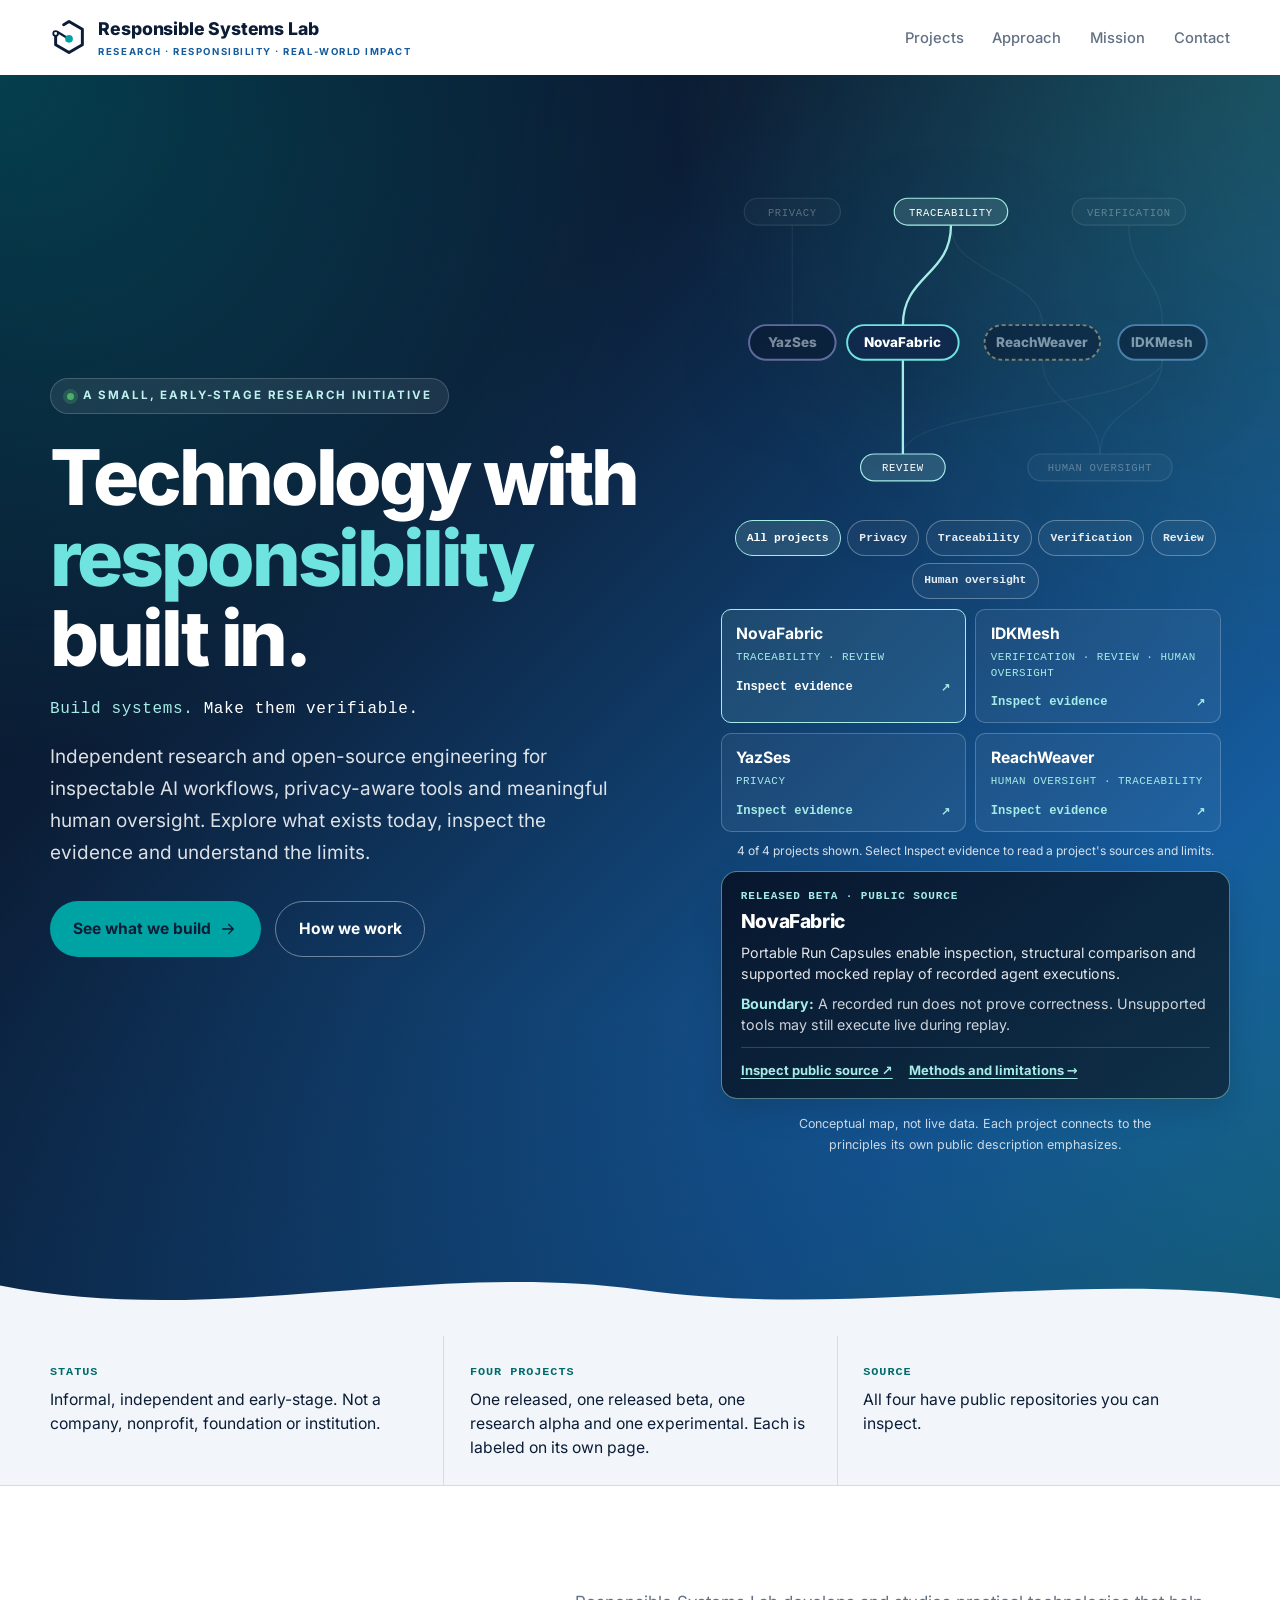
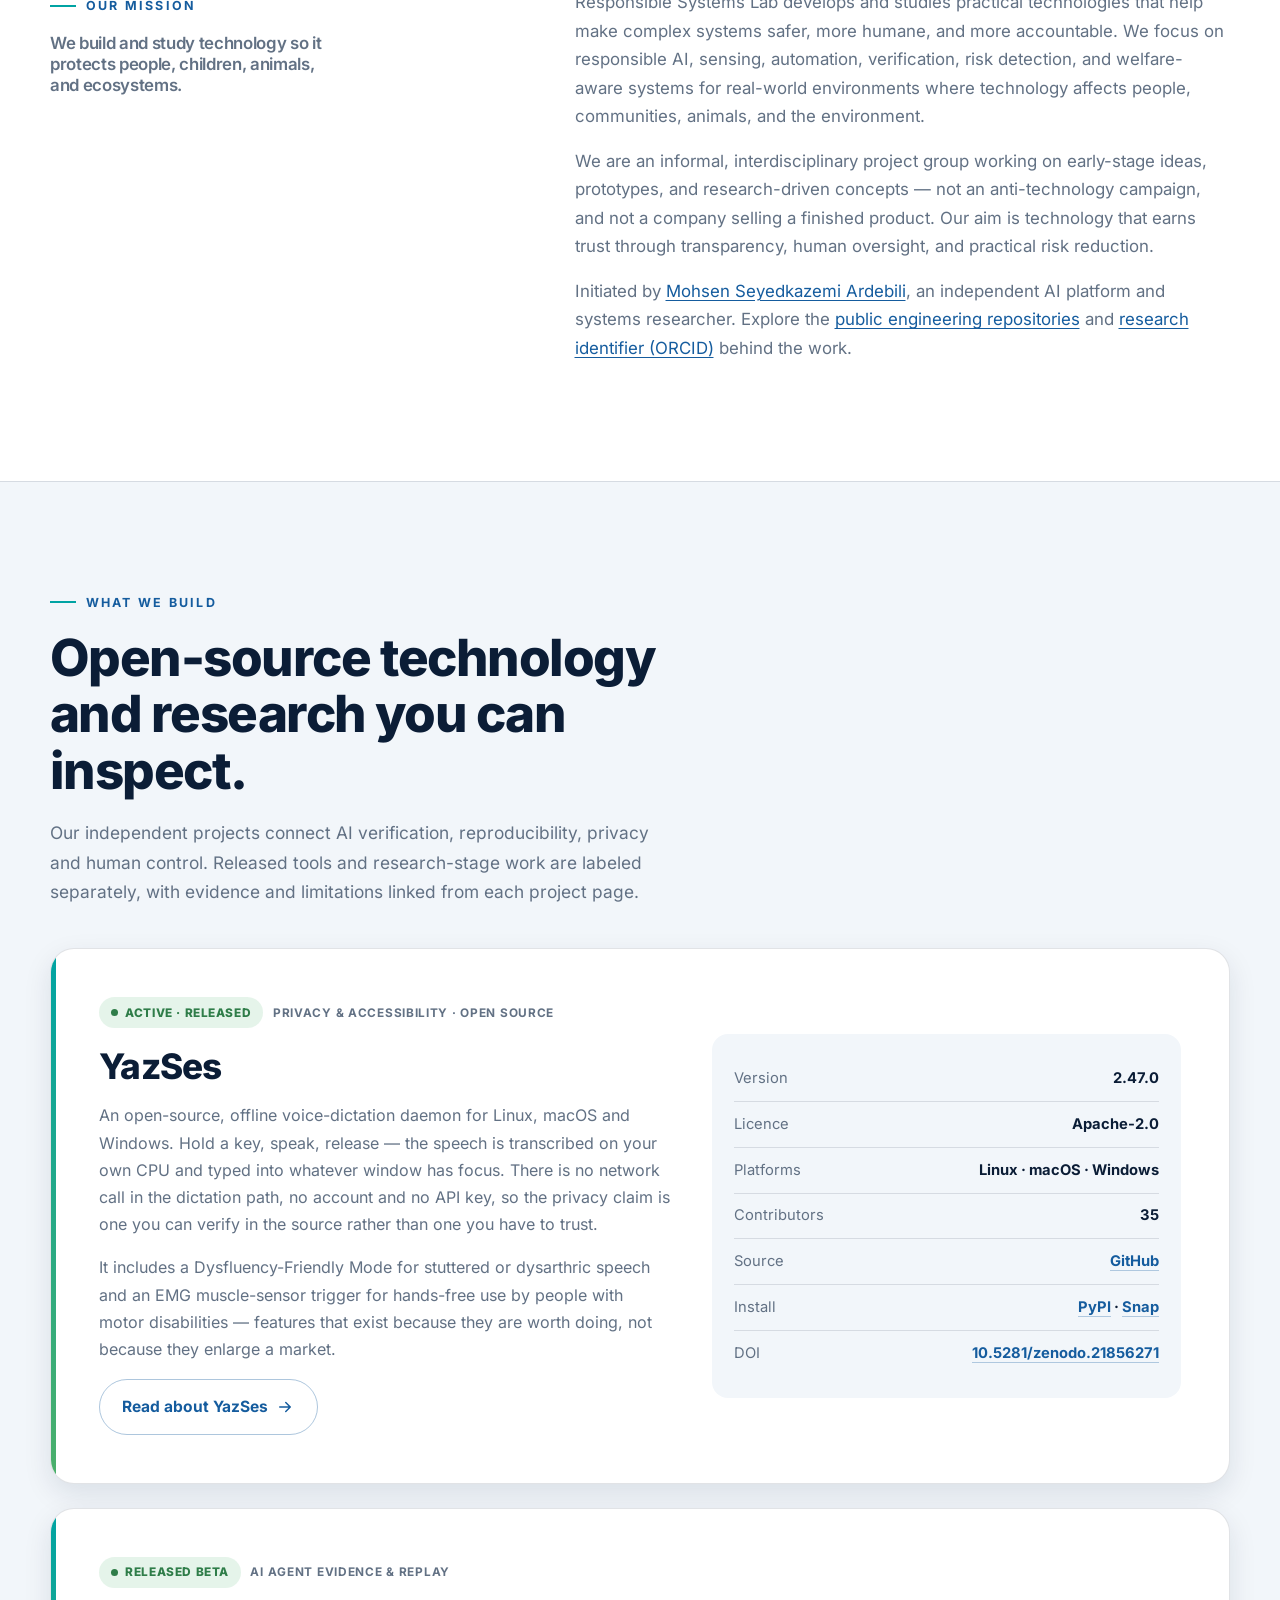
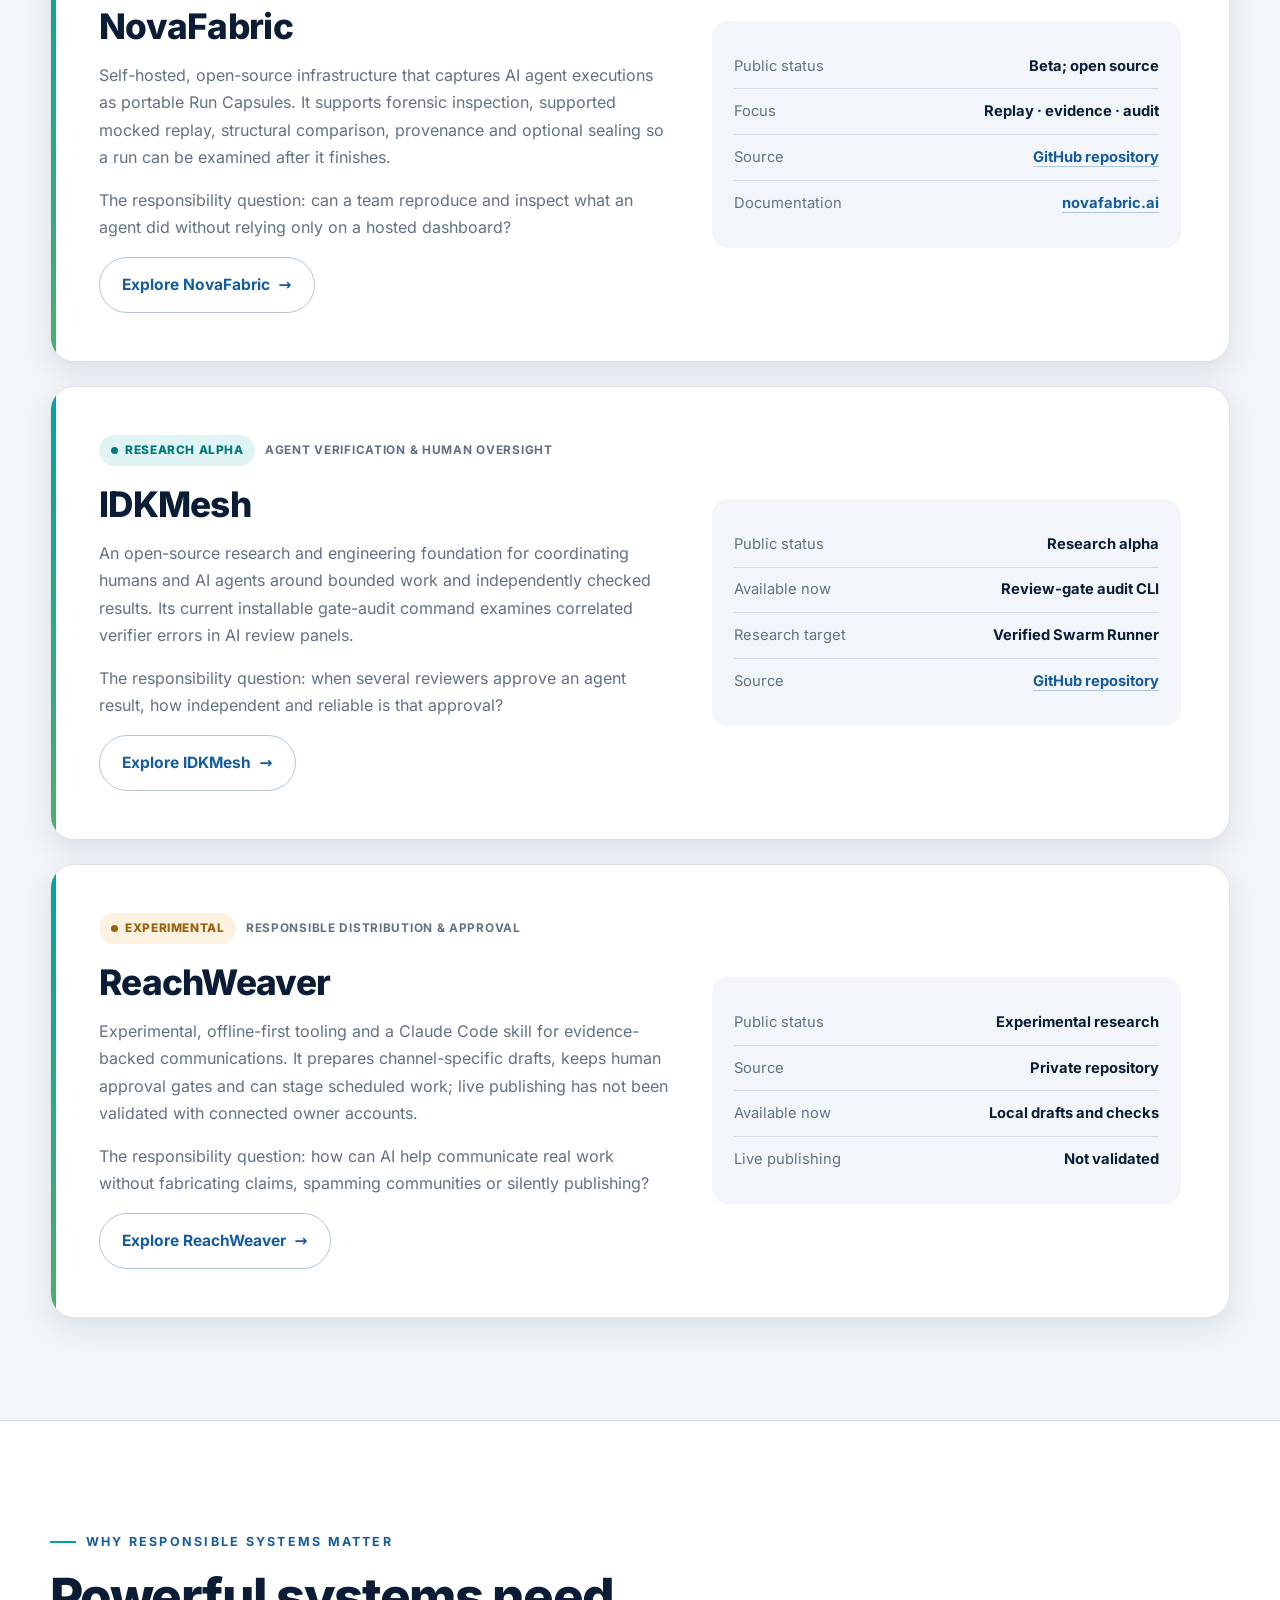
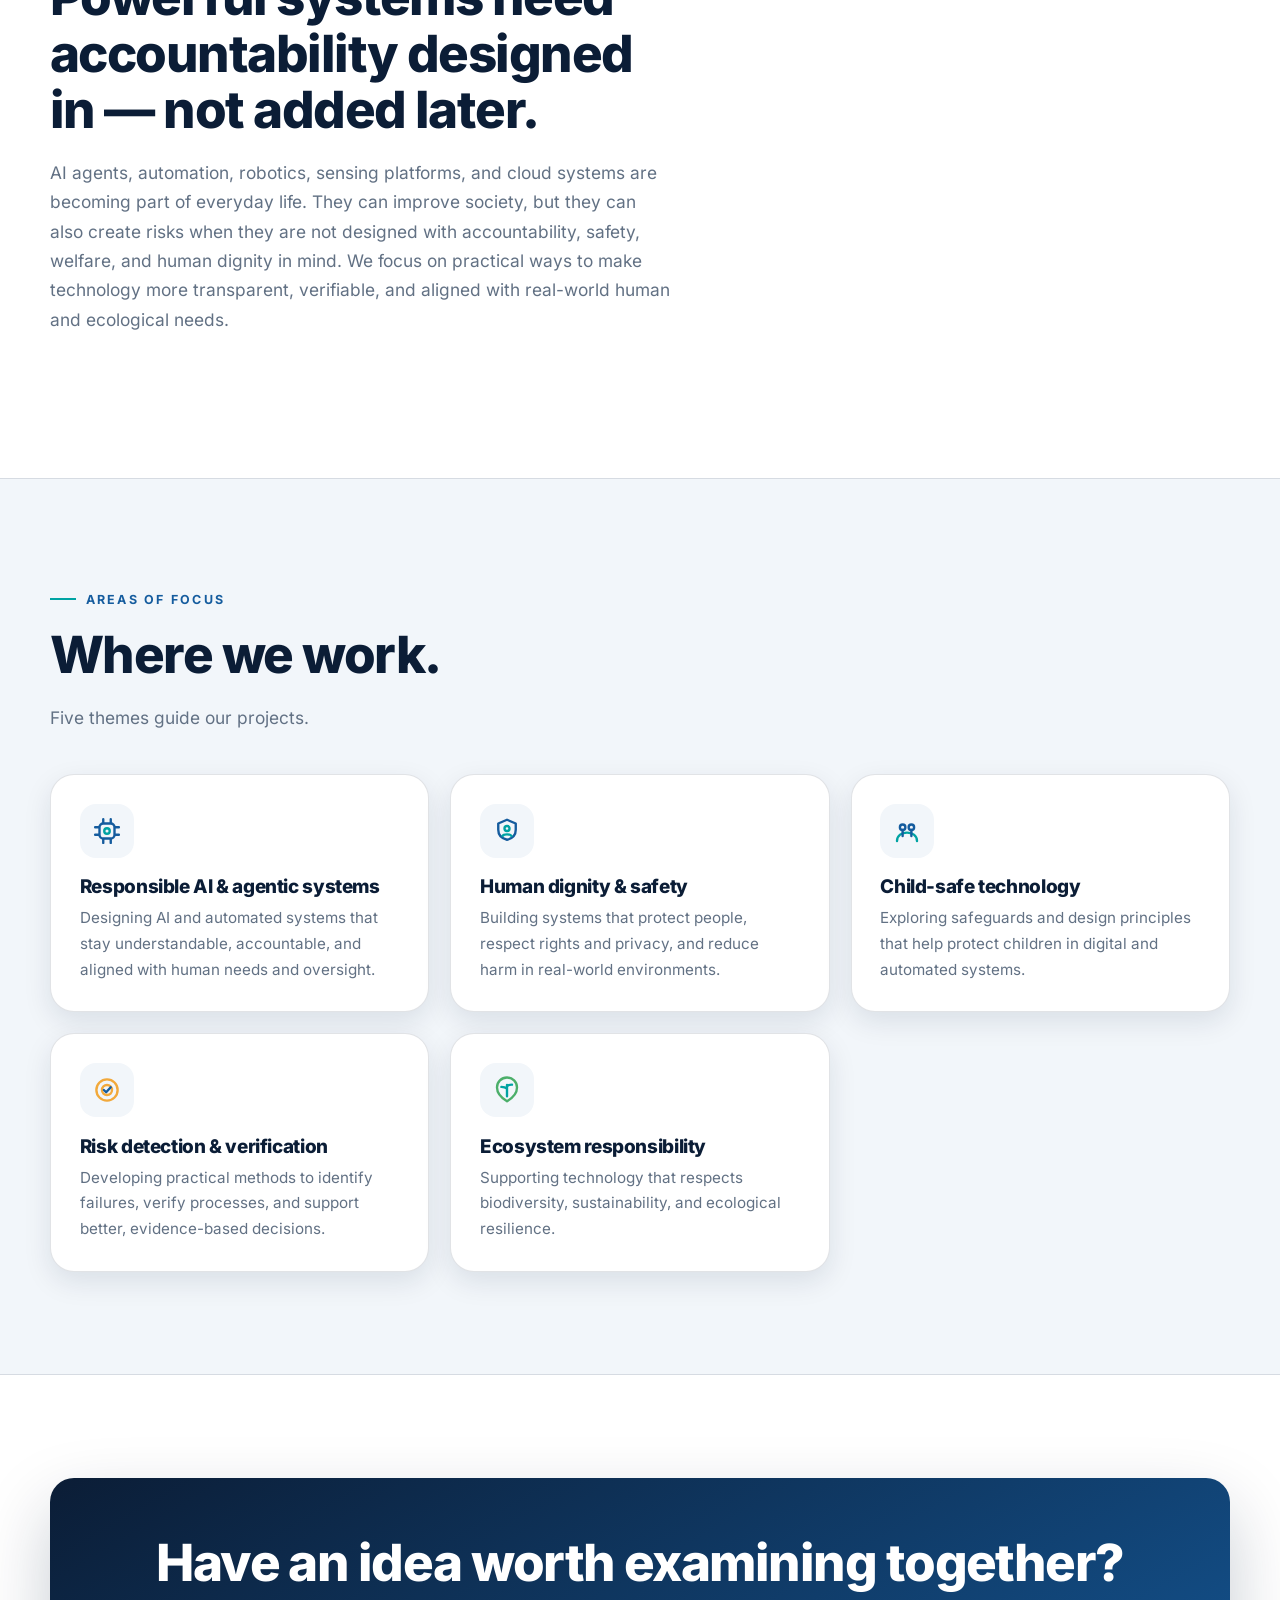
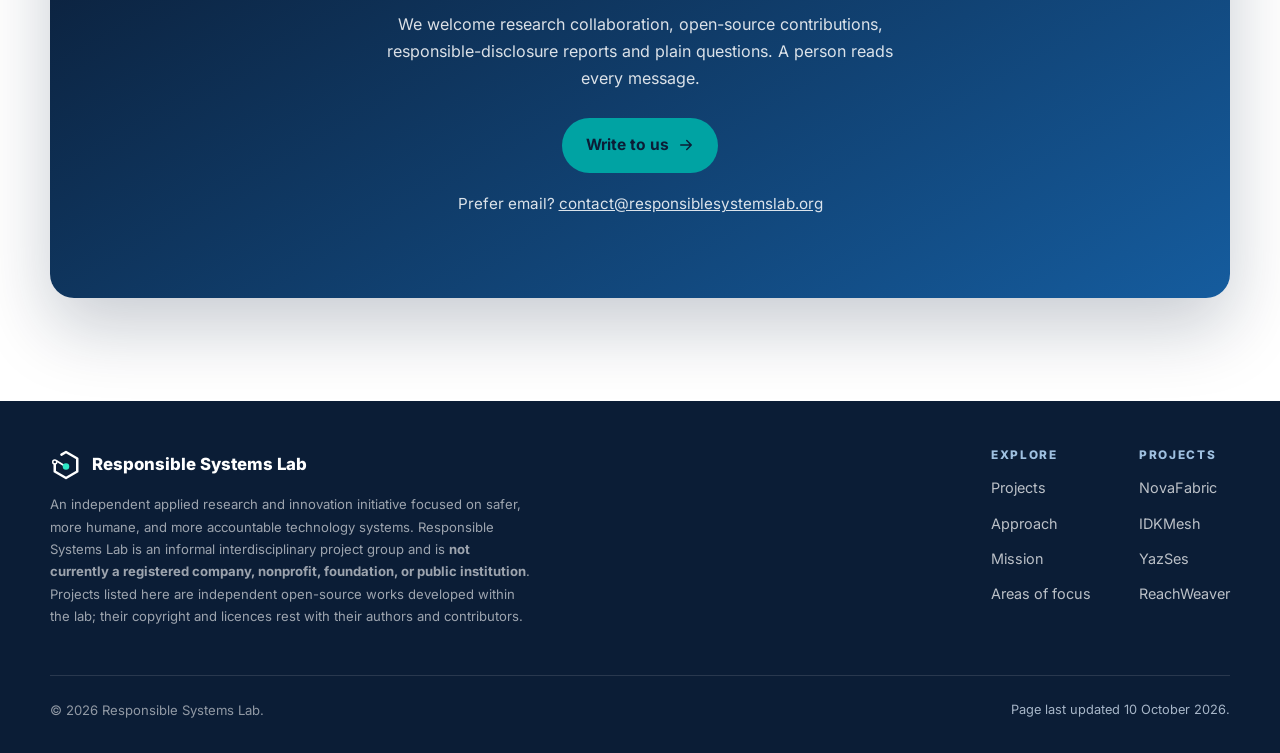
<file: website/index.html>
<!DOCTYPE html>
<html lang="en">
<head>
<meta charset="UTF-8" />
<meta name="viewport" content="width=device-width, initial-scale=1.0" />
<meta name="theme-color" content="#0B1D36" />
<title>Responsible Systems Lab | Trustworthy AI &amp; Verification</title>
<meta name="description" content="Independent research and open-source engineering for responsible AI, agent replay, verification, privacy-preserving voice computing and human control." />
<link rel="icon" type="image/svg+xml" href="data:image/svg+xml,%3Csvg xmlns='http://www.w3.org/2000/svg' viewBox='0 0 128 128'%3E%3Crect width='128' height='128' rx='28' fill='%230B1D36'/%3E%3Cg transform='translate%2864 64%29 scale%28.8%29 translate%28-64 -64%29'%3E%3Cpath d='M46 22.5 64 12 109 38V90L64 116 19 90V60' fill='none' stroke='%23FFFFFF' stroke-width='12' stroke-linecap='round' stroke-linejoin='round'/%3E%3Ccircle cx='19' cy='51' r='9' fill='%230B1D36' stroke='%23FFFFFF' stroke-width='7'/%3E%3Cpath d='M28 47 52 63' stroke='%23FFFFFF' stroke-width='8' stroke-linecap='round'/%3E%3Ccircle cx='64' cy='70' r='15' fill='%232EE6C5'/%3E%3C/g%3E%3C/svg%3E" />
<link rel="preload" href="assets/fonts/inter-latin-var.woff2" as="font" type="font/woff2" crossorigin />
<link rel="stylesheet" href="styles/rsl.css?v=20261011f" />
<link rel="canonical" href="https://responsiblesystemslab.org/" />
<meta name="robots" content="index, follow, max-snippet:-1, max-image-preview:large, max-video-preview:-1" />
<meta property="og:type" content="website" />
<meta property="og:site_name" content="Responsible Systems Lab" />
<meta property="og:title" content="Responsible Systems Lab | Trustworthy AI, Verification & Privacy" />
<meta property="og:description" content="Explore NovaFabric, IDKMesh, YazSes and ReachWeaver: open-source and experimental engineering for verifiable AI, agent evidence, privacy and human control." />
<meta property="og:url" content="https://responsiblesystemslab.org/" />
<meta property="og:image" content="https://responsiblesystemslab.org/assets/og-rsl-v3.png" />
<meta property="og:image:width" content="1200" /><meta property="og:image:height" content="630" />
<meta property="og:image:alt" content="Responsible Systems Lab — technology with responsibility built in" />
<meta name="twitter:card" content="summary_large_image" />
<meta name="twitter:title" content="Responsible Systems Lab | Trustworthy AI, Verification & Privacy" />
<meta name="twitter:description" content="Explore NovaFabric, IDKMesh, YazSes and ReachWeaver: open-source and experimental engineering for verifiable AI, agent evidence, privacy and human control." />
<meta name="twitter:image" content="https://responsiblesystemslab.org/assets/og-rsl-v3.png" />
<script type="application/ld+json">
{"@context":"https://schema.org","@graph":[
{"@type":"Organization","@id":"https://responsiblesystemslab.org/#org","name":"Responsible Systems Lab","alternateName":"RSL","url":"https://responsiblesystemslab.org/","description":"A small, independent, early-stage research initiative building responsible technology systems for safer, more humane, and more accountable futures. Not a registered company, nonprofit, foundation or public institution.","email":"contact@responsiblesystemslab.org","contactPoint":{"@type":"ContactPoint","contactType":"general enquiries","email":"contact@responsiblesystemslab.org","availableLanguage":["English"]},"slogan":"Technology with responsibility built in.","knowsAbout":["Responsible AI","Risk detection and verification","Human-centered systems","Sensing and monitoring","Privacy-preserving on-device software","Accessible speech interfaces","AI agent replay","Agent verification"],"member":{"@id":"https://responsiblesystemslab.org/#person-msa"}},
{"@type":"Person","@id":"https://responsiblesystemslab.org/#person-msa","name":"Mohsen Seyedkazemi Ardebili","memberOf":{"@id":"https://responsiblesystemslab.org/#org"},"sameAs":["https://orcid.org/0000-0002-1166-6559","https://github.com/MSKazemi","https://mskazemi.com","https://mskazemi.github.io"]},
{"@type":"SoftwareApplication","@id":"https://responsiblesystemslab.org/yazses.html#software","name":"YazSes","url":"https://responsiblesystemslab.org/yazses.html","applicationCategory":"UtilitiesApplication","operatingSystem":"Linux, macOS, Windows","softwareVersion":"2.47.0","license":"https://www.apache.org/licenses/LICENSE-2.0","isAccessibleForFree":true,"author":{"@id":"https://responsiblesystemslab.org/#person-msa"},"sameAs":["https://github.com/MSKazemi/yazses","https://pypi.org/project/yazses/","https://snapcraft.io/yazses","https://doi.org/10.5281/zenodo.21856271","https://arxiv.org/abs/2607.28878","https://www.wikidata.org/wiki/Q140935593","https://mskazemi.com/yazses/"]},
{"@type":"WebSite","@id":"https://responsiblesystemslab.org/#website","url":"https://responsiblesystemslab.org/","name":"Responsible Systems Lab","inLanguage":"en","publisher":{"@id":"https://responsiblesystemslab.org/#org"}},
{"@type":"WebPage","@id":"https://responsiblesystemslab.org/#webpage","url":"https://responsiblesystemslab.org/","name":"Responsible Systems Lab | Trustworthy AI, Verification & Privacy","isPartOf":{"@id":"https://responsiblesystemslab.org/#website"},"about":{"@id":"https://responsiblesystemslab.org/#org"},"dateModified":"2026-11-02","mentions":[{"@id":"https://responsiblesystemslab.org/yazses.html#software"},{"@id":"https://responsiblesystemslab.org/novafabric.html#software"},{"@id":"https://responsiblesystemslab.org/idkmesh.html#software"}]}
]}
</script>
</head>
<body>
<a class="skip-link" href="#top">Skip to content</a>

<!-- logo mark (reused) -->
<svg width="0" height="0" style="position:absolute" aria-hidden="true"><defs>
  <!-- Open Hexagon mark (assets/brand/rsl/brand-kit/logo/svg/rsl-symbol-color.svg), scaled 128 -> 40 -->
  <g id="rsl-mark" transform="scale(0.3125)">
    <path d="M46 22.5 L64 12 L109 38 V90 L64 116 L19 90 V62" fill="none" stroke="#0B1D36" stroke-width="10" stroke-linecap="round" stroke-linejoin="round"/>
    <circle cx="19" cy="52" r="8" fill="none" stroke="#0B1D36" stroke-width="6"/>
    <path d="M27 48 L53 64" stroke="#0B1D36" stroke-width="7" stroke-linecap="round"/>
    <circle cx="64" cy="70" r="13" fill="#00A3A3"/>
  </g>
  <!-- Reversed variant for the navy footer -->
  <g id="rsl-mark-rev" transform="scale(0.3125)">
    <path d="M46 22.5 L64 12 L109 38 V90 L64 116 L19 90 V62" fill="none" stroke="#FFFFFF" stroke-width="10" stroke-linecap="round" stroke-linejoin="round"/>
    <circle cx="19" cy="52" r="8" fill="none" stroke="#FFFFFF" stroke-width="6"/>
    <path d="M27 48 L53 64" stroke="#FFFFFF" stroke-width="7" stroke-linecap="round"/>
    <circle cx="64" cy="70" r="13" fill="#2EE6C5"/>
  </g>
</defs></svg>

<!-- ============ HEADER ============ -->
<header class="site-header" id="header">
  <div class="container nav">
    <a class="brand" href="/">
      <svg class="mark" viewBox="0 0 40 40"><use href="#rsl-mark"/></svg>
      <span>Responsible Systems Lab<small>Research · Responsibility · Real-world impact</small></span>
    </a>
    <nav>
      <ul class="nav-links">
        <li><a href="projects.html">Projects</a></li>
        <li><a href="approach.html">Approach</a></li>
        <li><a href="#mission">Mission</a></li>
        <li><a href="contact.html">Contact</a></li>
      </ul>
    </nav>
    <button class="nav-toggle" id="navToggle" aria-label="Open menu" aria-expanded="false"><span></span><span></span><span></span></button>
  </div>
</header>

<main id="top" tabindex="-1">

<!-- ============ HERO ============ -->
<section class="hero hero-v2" id="hero">
  <div class="container hero-grid">
    <div>
      <span class="hero-tag reveal"><span class="dot"></span> A small, early-stage research initiative</span>
      <h1 class="reveal d1">Technology with <em>responsibility</em> built in.</h1>
      <p class="hero-kicker reveal d1">Build systems. <span>Make them verifiable.</span></p>
      <p class="hero-sub reveal d2">Independent research and open-source engineering for inspectable AI workflows, privacy-aware tools and meaningful human oversight. Explore what exists today, inspect the evidence and understand the limits.</p>
      <div class="hero-actions reveal d3">
        <a class="btn btn-teal" href="projects.html">See what we build
          <svg viewBox="0 0 24 24" fill="none" stroke="currentColor" stroke-width="2"><path d="M5 12h14M13 6l6 6-6 6" stroke-linecap="round" stroke-linejoin="round"/></svg>
        </a>
        <a class="btn btn-ghost" href="approach.html">How we work</a>
      </div>
    </div>
    <div class="hero-art">
      <figure class="atlas reveal d2">
        <svg viewBox="0 0 520 340" fill="none" aria-hidden="true" focusable="false">
        <path class="edge" data-edge="yaz-priv" d="M70 152 C70 100 70 100 70 48"/>
        <path class="edge" data-edge="nova-trace" d="M185 152 C185 100 235 100 235 48"/>
        <path class="edge" data-edge="reach-trace" d="M330 152 C330 100 235 100 235 48"/>
        <path class="edge" data-edge="idk-veri" d="M455 152 C455 100 420 100 420 48"/>
        <path class="edge" data-edge="nova-rev" d="M185 188 C185 237 185 237 185 286"/>
        <path class="edge" data-edge="idk-rev" d="M455 188 C455 237 185 237 185 286"/>
        <path class="edge" data-edge="reach-hum" d="M330 188 C330 237 390 237 390 286"/>
        <path class="edge" data-edge="idk-hum" d="M455 188 C455 237 390 237 390 286"/>
        <g class="p-node" data-principle="priv"><rect x="20" y="20" width="100" height="28" rx="14"/><text x="70" y="38" text-anchor="middle">Privacy</text></g>
        <g class="p-node" data-principle="trace"><rect x="176" y="20" width="118" height="28" rx="14"/><text x="235" y="38" text-anchor="middle">Traceability</text></g>
        <g class="p-node" data-principle="veri"><rect x="361" y="20" width="118" height="28" rx="14"/><text x="420" y="38" text-anchor="middle">Verification</text></g>
        <g class="p-node" data-principle="rev"><rect x="141" y="286" width="88" height="28" rx="14"/><text x="185" y="304" text-anchor="middle">Review</text></g>
        <g class="p-node" data-principle="hum"><rect x="315" y="286" width="150" height="28" rx="14"/><text x="390" y="304" text-anchor="middle">Human oversight</text></g>
        <g class="j-node j-yaz" data-node="yaz"><rect x="25" y="152" width="90" height="36" rx="18"/><text x="70" y="175" text-anchor="middle">YazSes</text></g>
        <g class="j-node j-nova" data-node="nova"><rect x="127" y="152" width="116" height="36" rx="18"/><text x="185" y="175" text-anchor="middle">NovaFabric</text></g>
        <g class="j-node j-reach" data-node="reach"><rect x="270" y="152" width="120" height="36" rx="18"/><text x="330" y="175" text-anchor="middle">ReachWeaver</text></g>
        <g class="j-node j-idk" data-node="idk"><rect x="409" y="152" width="92" height="36" rx="18"/><text x="455" y="175" text-anchor="middle">IDKMesh</text></g>
        </svg>

        <!-- The filters, inspection buttons and detail panel are progressive enhancements.
             Without JavaScript the SVG, four named projects and their links remain usable. -->
        <div class="atlas-browser">
          <div class="atlas-filter-bar" id="atlasFilters" role="group" aria-label="Filter projects by research principle" hidden>
            <button type="button" class="atlas-filter" data-filter="all" aria-pressed="true">All projects</button>
            <button type="button" class="atlas-filter" data-filter="priv" aria-pressed="false">Privacy</button>
            <button type="button" class="atlas-filter" data-filter="trace" aria-pressed="false">Traceability</button>
            <button type="button" class="atlas-filter" data-filter="veri" aria-pressed="false">Verification</button>
            <button type="button" class="atlas-filter" data-filter="rev" aria-pressed="false">Review</button>
            <button type="button" class="atlas-filter" data-filter="hum" aria-pressed="false">Human oversight</button>
          </div>
          <ul class="atlas-list" id="atlasProjectList">
            <li>
              <a href="novafabric.html" data-node="nova" data-links="trace rev"><strong>NovaFabric</strong><span>Traceability · Review</span></a>
              <button type="button" class="atlas-inspect" data-node="nova" aria-controls="atlasDetail" aria-pressed="false">Inspect evidence <span aria-hidden="true">↗</span></button>
            </li>
            <li>
              <a href="idkmesh.html" data-node="idk" data-links="veri rev hum"><strong>IDKMesh</strong><span>Verification · Review · Human oversight</span></a>
              <button type="button" class="atlas-inspect" data-node="idk" aria-controls="atlasDetail" aria-pressed="false">Inspect evidence <span aria-hidden="true">↗</span></button>
            </li>
            <li>
              <a href="yazses.html" data-node="yaz" data-links="priv"><strong>YazSes</strong><span>Privacy</span></a>
              <button type="button" class="atlas-inspect" data-node="yaz" aria-controls="atlasDetail" aria-pressed="false">Inspect evidence <span aria-hidden="true">↗</span></button>
            </li>
            <li>
              <a href="reachweaver.html" data-node="reach" data-links="hum trace"><strong>ReachWeaver</strong><span>Human oversight · Traceability</span></a>
              <button type="button" class="atlas-inspect" data-node="reach" aria-controls="atlasDetail" aria-pressed="false">Inspect evidence <span aria-hidden="true">↗</span></button>
            </li>
          </ul>
          <p class="atlas-results" id="atlasResults" hidden></p>
          <aside class="atlas-detail" id="atlasDetail" aria-label="Selected project evidence" hidden>
            <div class="atlas-detail-content"></div>
          </aside>
          <p class="sr-only" id="atlasAnnouncement" role="status" aria-live="polite"></p>
        </div>
        <template id="atlas-detail-nova">
          <span class="atlas-detail-eyebrow">Released beta · public source</span>
          <h2 class="atlas-detail-title">NovaFabric</h2>
          <p>Portable Run Capsules enable inspection, structural comparison and supported mocked replay of recorded agent executions.</p>
          <p class="atlas-detail-limit"><strong>Boundary:</strong> A recorded run does not prove correctness. Unsupported tools may still execute live during replay.</p>
          <div class="atlas-detail-actions"><a href="https://github.com/MSKazemi/novafabric" rel="noopener">Inspect public source ↗</a><a href="novafabric.html">Methods and limitations →</a></div>
        </template>
        <template id="atlas-detail-idk">
          <span class="atlas-detail-eyebrow">Research alpha · public source</span>
          <h2 class="atlas-detail-title">IDKMesh</h2>
          <p>The available gate-audit CLI examines correlated verifier errors; task and verification contracts support research workflows.</p>
          <p class="atlas-detail-limit"><strong>Boundary:</strong> The broader multi-agent runner remains incomplete. Synthetic fixture tests do not establish real-world correctness.</p>
          <div class="atlas-detail-actions"><a href="https://github.com/MSKazemi/idkmesh/blob/main/docs/CAPABILITY_MATRIX.md" rel="noopener">Inspect capability matrix ↗</a><a href="idkmesh.html">Methods and limitations →</a></div>
        </template>
        <template id="atlas-detail-yaz">
          <span class="atlas-detail-eyebrow">Released · public source</span>
          <h2 class="atlas-detail-title">YazSes</h2>
          <p>Offline-by-default voice dictation transcribes speech locally and types the result into the active window.</p>
          <p class="atlas-detail-limit"><strong>Boundary:</strong> English-tuned by default (other languages need a different model), desktop only today, and a cloud speech service may still be more accurate on a noisy microphone.</p>
          <div class="atlas-detail-actions"><a href="https://github.com/MSKazemi/yazses" rel="noopener">Inspect public source ↗</a><a href="yazses.html">Methods and limitations →</a></div>
        </template>
        <template id="atlas-detail-reach">
          <span class="atlas-detail-eyebrow">Experimental · public source</span>
          <h2 class="atlas-detail-title">ReachWeaver</h2>
          <p>Local research, drafts, outbox and approval steps explore more accountable technical communication.</p>
          <p class="atlas-detail-limit"><strong>Boundary:</strong> Live publishing through connected accounts is not validated; this is a v0.2 experimental release.</p>
          <div class="atlas-detail-actions"><a href="https://github.com/MSKazemi/reachweaver" rel="noopener">Inspect public source ↗</a><a href="reachweaver.html">Methods and limitations →</a></div>
        </template>
        <figcaption>Conceptual map, not live data. Each project connects to the principles its own public description emphasizes.</figcaption>
      </figure>
    </div>
  </div>
  <svg class="wave" viewBox="0 0 1440 90" preserveAspectRatio="none" aria-hidden="true"><path d="M0,30 C240,80 480,0 720,35 C960,70 1200,10 1440,45 L1440,90 L0,90 Z"></path></svg>
</section>

<!-- ============ PROOF / LIMITS ============ -->
<section class="proof" aria-label="What this lab is and is not">
  <div class="container proof-grid">
    <div class="proof-item"><span class="mono">Status</span><p>Informal, independent and early-stage. Not a company, nonprofit, foundation or institution.</p></div>
    <div class="proof-item"><span class="mono">Four projects</span><p>One released, one released beta, one research alpha and one experimental. Each is labeled on its own page.</p></div>
    <div class="proof-item"><span class="mono">Source</span><p>All four have public repositories you can inspect.</p></div>
  </div>
</section>

<!-- ============ MISSION ============ -->
<section id="mission">
  <div class="container split">
    <div class="reveal">
      <span class="eyebrow">Our mission</span>
      <p class="mission-statement">We build and study technology so it protects people, children, animals, and ecosystems.</p>
    </div>
    <div class="reveal d1">
      <p>Responsible Systems Lab develops and studies practical technologies that help make complex systems safer, more humane, and more accountable. We focus on responsible AI, sensing, automation, verification, risk detection, and welfare-aware systems for real-world environments where technology affects people, communities, animals, and the environment.</p>
      <p>We are an informal, interdisciplinary project group working on early-stage ideas, prototypes, and research-driven concepts — not an anti-technology campaign, and not a company selling a finished product. Our aim is technology that earns trust through transparency, human oversight, and practical risk reduction.</p>
      <p>Initiated by <a href="https://mskazemi.com/" rel="noopener">Mohsen Seyedkazemi Ardebili</a>, an independent AI platform and systems researcher. Explore the <a href="https://github.com/MSKazemi" rel="noopener">public engineering repositories</a> and <a href="https://orcid.org/0000-0002-1166-6559" rel="noopener">research identifier (ORCID)</a> behind the work.</p>
    </div>
  </div>
</section>

<!-- ============ WHAT WE BUILD ============ -->
<section id="build" class="section-mist">
  <div class="container">
    <div class="section-head reveal">
      <span class="eyebrow">What we build</span>
      <h2>Open-source technology and research you can inspect.</h2>
      <p>Our independent projects connect AI verification, reproducibility, privacy and human control. Released tools and research-stage work are labeled separately, with evidence and limitations linked from each project page.</p>
    </div>
    <div class="project reveal d1">
      <div>
        <div class="p-meta">
          <span class="badge badge-active">Active · released</span>
          <span class="p-cat">Privacy &amp; accessibility · open source</span>
        </div>
        <h3>YazSes</h3>
        <p>An open-source, offline voice-dictation daemon for Linux, macOS and Windows. Hold a key, speak, release — the speech is transcribed on your own CPU and typed into whatever window has focus. There is no network call in the dictation path, no account and no API key, so the privacy claim is one you can verify in the source rather than one you have to trust.</p>
        <p>It includes a Dysfluency-Friendly Mode for stuttered or dysarthric speech and an EMG muscle-sensor trigger for hands-free use by people with motor disabilities — features that exist because they are worth doing, not because they enlarge a market.</p>
        <div class="hero-actions">
          <a class="btn btn-outline" href="yazses.html">Read about YazSes
            <svg viewBox="0 0 24 24" fill="none" stroke="currentColor" stroke-width="2"><path d="M5 12h14M13 6l6 6-6 6" stroke-linecap="round" stroke-linejoin="round"/></svg>
          </a>
        </div>
      </div>
      <div class="p-side">
        <ul class="spec">
          <li><span class="k">Version</span><span class="v">2.47.0</span></li>
          <li><span class="k">Licence</span><span class="v">Apache-2.0</span></li>
          <li><span class="k">Platforms</span><span class="v">Linux · macOS · Windows</span></li>
          <li><span class="k">Contributors</span><span class="v">35</span></li>
          <li><span class="k">Source</span><span class="v"><a href="https://github.com/MSKazemi/yazses" rel="noopener">GitHub</a></span></li>
          <li><span class="k">Install</span><span class="v"><a href="https://pypi.org/project/yazses/" rel="noopener">PyPI</a> · <a href="https://snapcraft.io/yazses" rel="noopener">Snap</a></span></li>
          <li><span class="k">DOI</span><span class="v"><a href="https://doi.org/10.5281/zenodo.21856271" rel="noopener">10.5281/zenodo.21856271</a></span></li>
        </ul>
      </div>
    </div>

    <div class="project reveal">
      <div>
        <div class="p-meta">
          <span class="badge badge-active">Released beta</span>
          <span class="p-cat">AI agent evidence &amp; replay</span>
        </div>
        <h3>NovaFabric</h3>
        <p>Self-hosted, open-source infrastructure that captures AI agent executions as portable Run Capsules. It supports forensic inspection, supported mocked replay, structural comparison, provenance and optional sealing so a run can be examined after it finishes.</p>
        <p>The responsibility question: can a team reproduce and inspect what an agent did without relying only on a hosted dashboard?</p>
        <div class="hero-actions"><a class="btn btn-outline" href="novafabric.html">Explore NovaFabric <span aria-hidden="true">→</span></a></div>
      </div>
      <div class="p-side"><ul class="spec">
        <li><span class="k">Public status</span><span class="v">Beta; open source</span></li>
        <li><span class="k">Focus</span><span class="v">Replay · evidence · audit</span></li>
        <li><span class="k">Source</span><span class="v"><a href="https://github.com/MSKazemi/novafabric" rel="noopener">GitHub repository</a></span></li>
        <li><span class="k">Documentation</span><span class="v"><a href="https://novafabric.ai/" rel="noopener">novafabric.ai</a></span></li>
      </ul></div>
    </div>

    <div class="project reveal">
      <div>
        <div class="p-meta">
          <span class="badge badge-research">Research alpha</span>
          <span class="p-cat">Agent verification &amp; human oversight</span>
        </div>
        <h3>IDKMesh</h3>
        <p>An open-source research and engineering foundation for coordinating humans and AI agents around bounded work and independently checked results. Its current installable gate-audit command examines correlated verifier errors in AI review panels.</p>
        <p>The responsibility question: when several reviewers approve an agent result, how independent and reliable is that approval?</p>
        <div class="hero-actions"><a class="btn btn-outline" href="idkmesh.html">Explore IDKMesh <span aria-hidden="true">→</span></a></div>
      </div>
      <div class="p-side"><ul class="spec">
        <li><span class="k">Public status</span><span class="v">Research alpha</span></li>
        <li><span class="k">Available now</span><span class="v">Review-gate audit CLI</span></li>
        <li><span class="k">Research target</span><span class="v">Verified Swarm Runner</span></li>
        <li><span class="k">Source</span><span class="v"><a href="https://github.com/MSKazemi/idkmesh" rel="noopener">GitHub repository</a></span></li>
      </ul></div>
    </div>

    <div class="project reveal">
      <div>
        <div class="p-meta">
          <span class="badge badge-prototype">Experimental</span>
          <span class="p-cat">Responsible distribution &amp; approval</span>
        </div>
        <h3>ReachWeaver</h3>
        <p>Experimental, offline-first tooling and a Claude Code skill for evidence-backed communications. It prepares channel-specific drafts, keeps human approval gates and can stage scheduled work; live publishing has not been validated with connected owner accounts.</p>
        <p>The responsibility question: how can AI help communicate real work without fabricating claims, spamming communities or silently publishing?</p>
        <div class="hero-actions"><a class="btn btn-outline" href="reachweaver.html">Explore ReachWeaver <span aria-hidden="true">→</span></a></div>
      </div>
      <div class="p-side"><ul class="spec">
        <li><span class="k">Public status</span><span class="v">Experimental research</span></li>
        <li><span class="k">Source</span><span class="v">Private repository</span></li>
        <li><span class="k">Available now</span><span class="v">Local drafts and checks</span></li>
        <li><span class="k">Live publishing</span><span class="v">Not validated</span></li>
      </ul></div>
    </div>
  </div>
</section>

<!-- ============ WHY RESPONSIBLE SYSTEMS MATTER ============ -->
<section id="why">
  <div class="container">
    <div class="section-head reveal">
      <span class="eyebrow">Why responsible systems matter</span>
      <h2>Powerful systems need accountability designed in — not added later.</h2>
      <p>AI agents, automation, robotics, sensing platforms, and cloud systems are becoming part of everyday life. They can improve society, but they can also create risks when they are not designed with accountability, safety, welfare, and human dignity in mind. We focus on practical ways to make technology more transparent, verifiable, and aligned with real-world human and ecological needs.</p>
    </div>
  </div>
</section>

<!-- ============ AREAS OF FOCUS ============ -->
<section id="focus" class="section-mist">
  <div class="container">
    <div class="section-head reveal">
      <span class="eyebrow">Areas of focus</span>
      <h2>Where we work.</h2>
      <p>Five themes guide our projects.</p>
    </div>
    <div class="focus-grid">
      <div class="focus-card reveal">
        <div class="focus-ico ico-blue"><svg viewBox="0 0 24 24">
          <rect x="6" y="6" width="12" height="12" rx="3" stroke="currentColor"/>
          <path d="M9 2.5v3M15 2.5v3M9 18.5v3M15 18.5v3M2.5 9h3M2.5 15h3M18.5 9h3M18.5 15h3" stroke="currentColor"/>
          <circle cx="12" cy="12" r="2.2" class="s2"/></svg></div>
        <h3>Responsible AI &amp; agentic systems</h3>
        <p>Designing AI and automated systems that stay understandable, accountable, and aligned with human needs and oversight.</p>
      </div>
      <div class="focus-card reveal d1">
        <div class="focus-ico ico-blue"><svg viewBox="0 0 24 24">
          <path d="M12 3l7 3v5c0 4.4-3 7-7 8-4-1-7-3.6-7-8V6l7-3z" stroke="currentColor"/>
          <circle cx="12" cy="10" r="2" class="s2"/><path d="M8.5 16c0.7-1.8 6.3-1.8 7 0" class="s2"/></svg></div>
        <h3>Human dignity &amp; safety</h3>
        <p>Building systems that protect people, respect rights and privacy, and reduce harm in real-world environments.</p>
      </div>
      <div class="focus-card reveal d2">
        <div class="focus-ico ico-blue"><svg viewBox="0 0 24 24">
          <path d="M4 20c0-9 16-9 16 0" class="s2"/>
          <circle cx="8.5" cy="9" r="2.2" stroke="currentColor"/><circle cx="15.5" cy="9" r="2.2" stroke="currentColor"/>
          <path d="M8.5 11.2V16M15.5 11.2V16" stroke="currentColor"/></svg></div>
        <h3>Child-safe technology</h3>
        <p>Exploring safeguards and design principles that help protect children in digital and automated systems.</p>
      </div>
      <div class="focus-card reveal d1">
        <div class="focus-ico ico-amber"><svg viewBox="0 0 24 24">
          <circle cx="12" cy="12" r="8.5" stroke="currentColor"/><circle cx="12" cy="12" r="4" stroke="currentColor"/>
          <path d="M9.5 12l1.8 1.8L15 9.8" class="s2"/></svg></div>
        <h3>Risk detection &amp; verification</h3>
        <p>Developing practical methods to identify failures, verify processes, and support better, evidence-based decisions.</p>
      </div>
      <div class="focus-card reveal d2">
        <div class="focus-ico ico-green"><svg viewBox="0 0 24 24">
          <path d="M12 21c-5-3-8-7-8-11a8 8 0 0116 0c0 4-3 8-8 11z" stroke="currentColor"/>
          <path d="M12 17c0-4 0-6 0-9M12 11c-1.5-1.5-3-1.5-4.5-1.5M12 9c1.3-1.3 2.7-1.3 4-1.3" class="s2"/></svg></div>
        <h3>Ecosystem responsibility</h3>
        <p>Supporting technology that respects biodiversity, sustainability, and ecological resilience.</p>
      </div>
    </div>
  </div>
</section>


<!-- ============ CONTACT ============ -->
<section id="contact">
  <div class="container">
    <div class="contact-card reveal">
      <h2>Have an idea worth examining together?</h2>
      <p>We welcome research collaboration, open-source contributions, responsible-disclosure reports and plain questions. A person reads every message.</p>
      <a class="btn btn-teal" href="contact.html">Write to us
        <svg viewBox="0 0 24 24" fill="none" stroke="currentColor" stroke-width="2"><path d="M5 12h14M13 6l6 6-6 6" stroke-linecap="round" stroke-linejoin="round"/></svg>
      </a>
      <p class="form-note" style="margin-top:1.1rem;color:rgba(255,255,255,0.85)">Prefer email? <a href="mailto:contact@responsiblesystemslab.org" style="text-decoration:underline">contact@responsiblesystemslab.org</a></p>
    </div>
  </div>
</section>

</main>

<!-- ============ FOOTER ============ -->
<footer class="site-footer">
  <div class="container">
    <div class="footer-inner">
      <div>
        <div class="footer-brand"><svg class="mark" viewBox="0 0 40 40"><use href="#rsl-mark-rev"/></svg> Responsible Systems Lab</div>
        <p class="footer-status">An independent applied research and innovation initiative focused on safer, more humane, and more accountable technology systems. Responsible Systems Lab is an informal interdisciplinary project group and is <strong>not currently a registered company, nonprofit, foundation, or public institution</strong>. Projects listed here are independent open-source works developed within the lab; their copyright and licences rest with their authors and contributors.</p>
      </div>
      <div class="footer-cols">
        <div>
          <p class="footer-heading">Explore</p>
          <ul>
            <li><a href="projects.html">Projects</a></li>
            <li><a href="approach.html">Approach</a></li>
            <li><a href="#mission">Mission</a></li>
            <li><a href="#focus">Areas of focus</a></li>
          </ul>
        </div>
        <div>
          <p class="footer-heading">Projects</p>
          <ul>
            <li><a href="novafabric.html">NovaFabric</a></li>
<li><a href="idkmesh.html">IDKMesh</a></li>
<li><a href="yazses.html">YazSes</a></li>
<li><a href="reachweaver.html">ReachWeaver</a></li>
          </ul>
        </div>
      </div>
    </div>
    <div class="footer-bottom">
      <span>© 2026 Responsible Systems Lab.</span>
      <span class="updated">Page last updated 10 October 2026.</span>
    </div>
  </div>
</footer>

<script src="scripts/site.js?v=20261011f"></script>
</body>
</html>
</file>
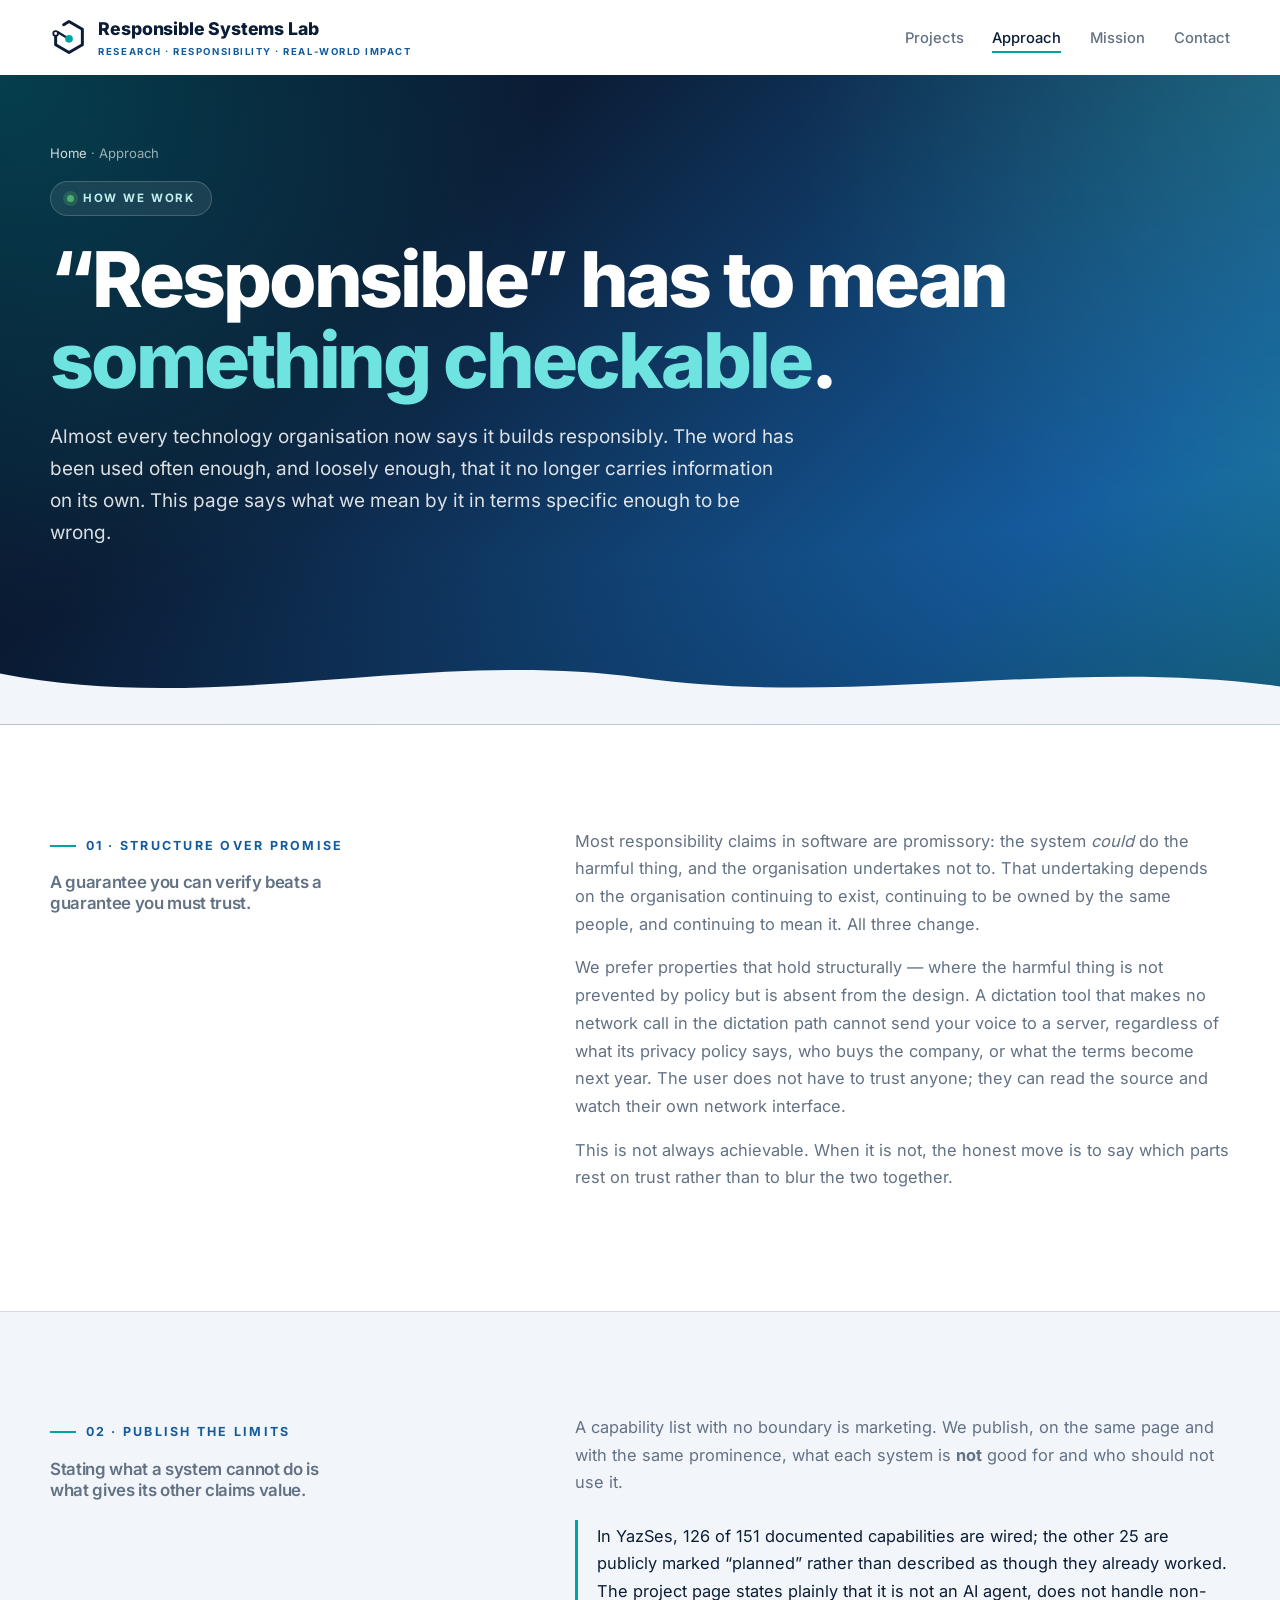
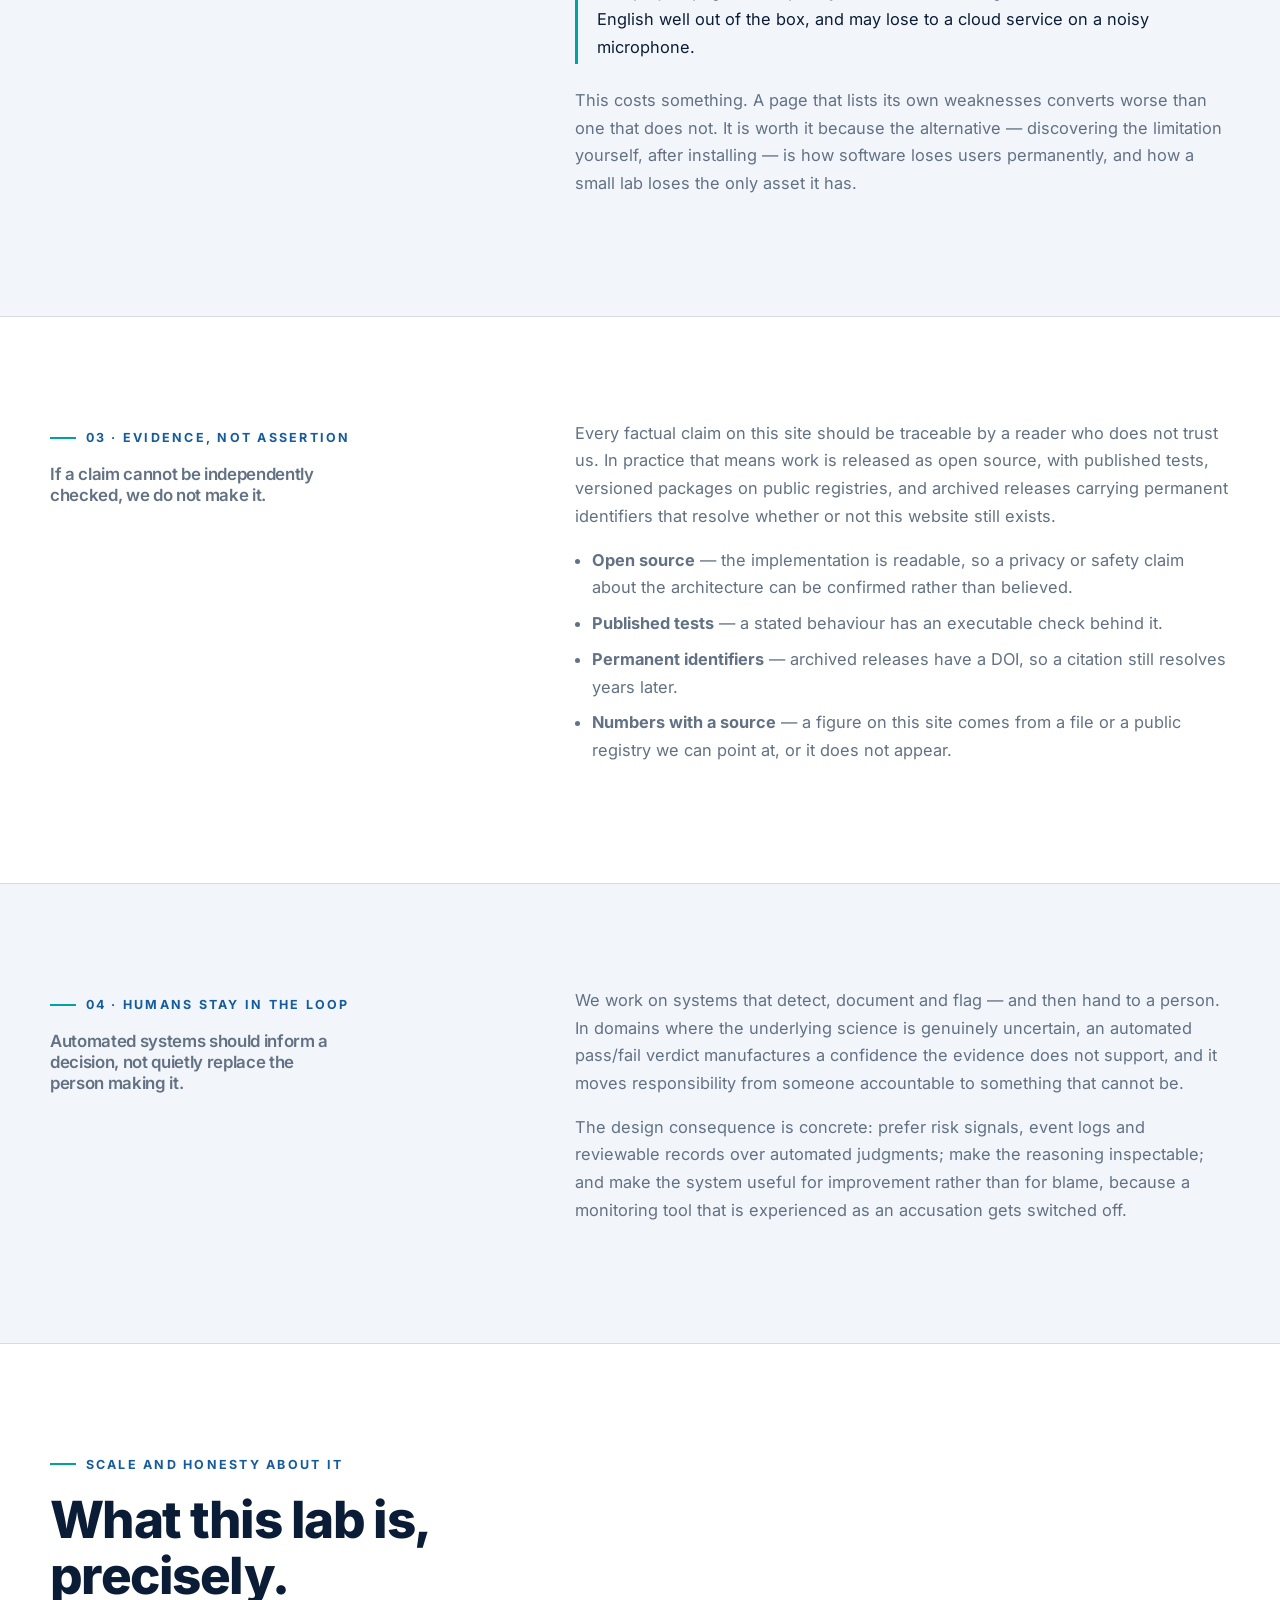
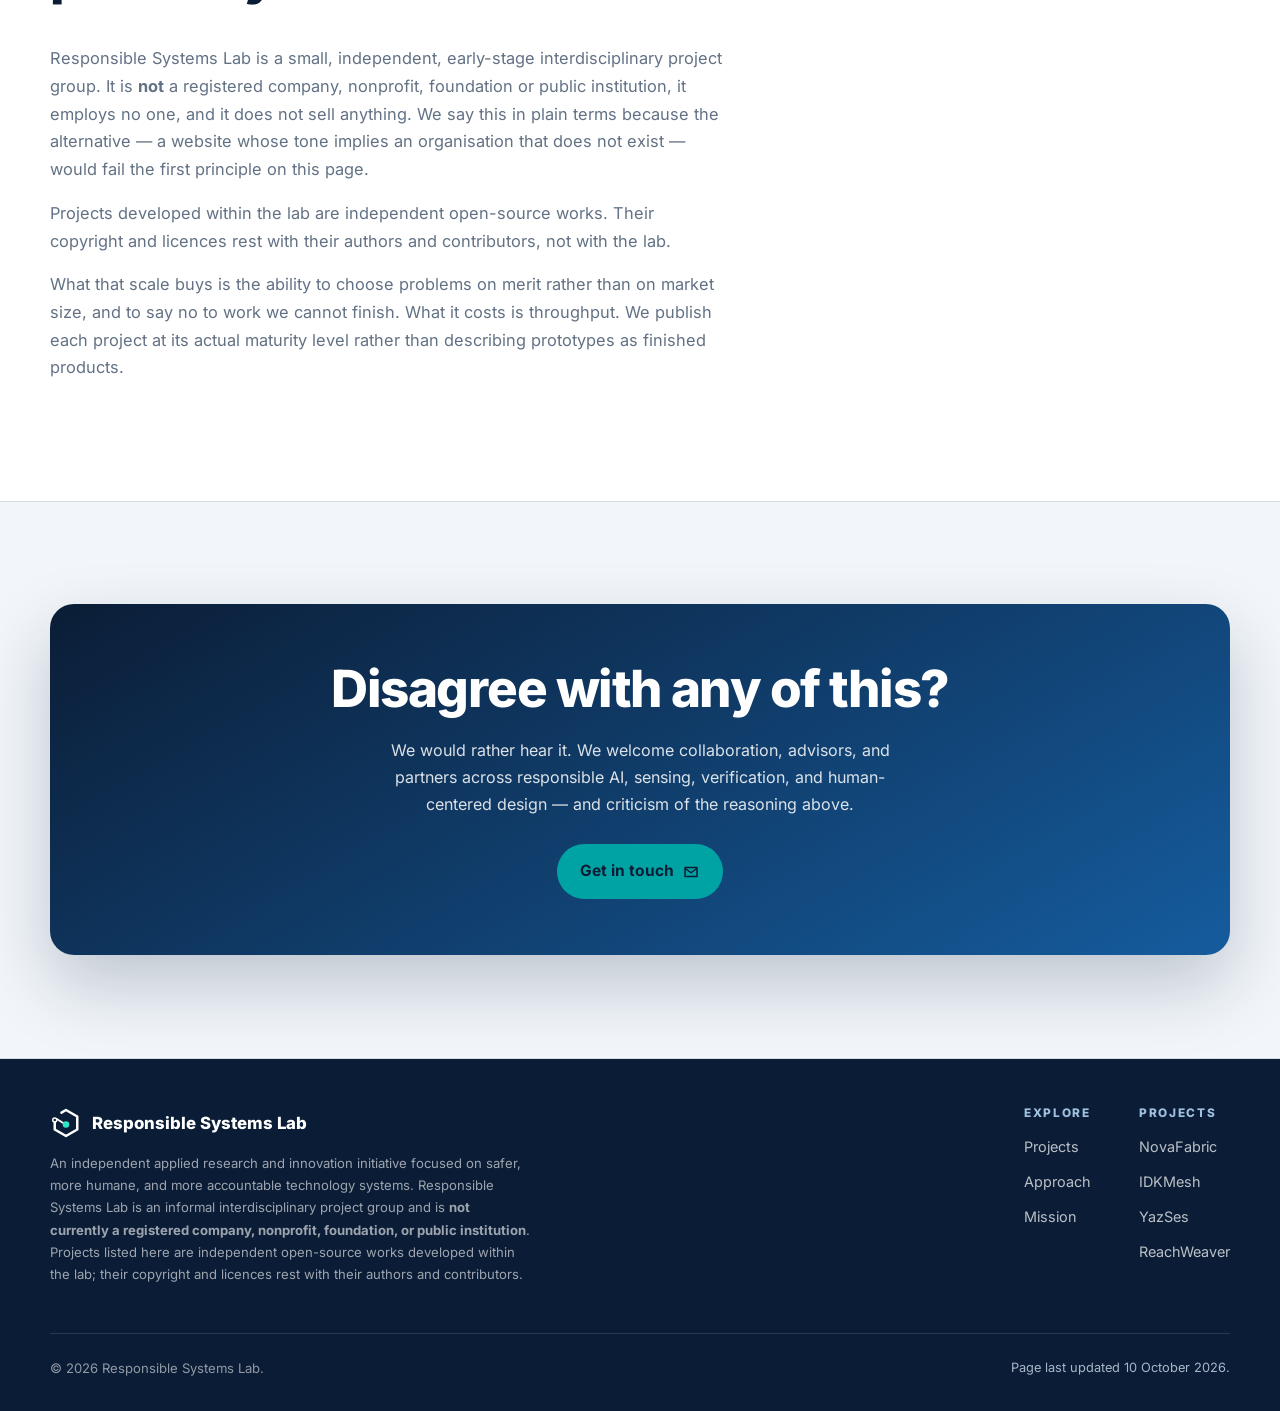
<file: website/approach.html>
<!DOCTYPE html>
<html lang="en">
<head>
<meta charset="UTF-8" />
<meta name="viewport" content="width=device-width, initial-scale=1.0" />
<meta name="theme-color" content="#0B1D36" />
<title>Approach — how Responsible Systems Lab works</title>
<meta name="description" content="What &quot;responsibility built in&quot; means at Responsible Systems Lab: an architectural property, published limits and independently checkable claims." />
<link rel="icon" type="image/svg+xml" href="data:image/svg+xml,%3Csvg xmlns='http://www.w3.org/2000/svg' viewBox='0 0 128 128'%3E%3Crect width='128' height='128' rx='28' fill='%230B1D36'/%3E%3Cg transform='translate%2864 64%29 scale%28.8%29 translate%28-64 -64%29'%3E%3Cpath d='M46 22.5 64 12 109 38V90L64 116 19 90V60' fill='none' stroke='%23FFFFFF' stroke-width='12' stroke-linecap='round' stroke-linejoin='round'/%3E%3Ccircle cx='19' cy='51' r='9' fill='%230B1D36' stroke='%23FFFFFF' stroke-width='7'/%3E%3Cpath d='M28 47 52 63' stroke='%23FFFFFF' stroke-width='8' stroke-linecap='round'/%3E%3Ccircle cx='64' cy='70' r='15' fill='%232EE6C5'/%3E%3C/g%3E%3C/svg%3E" />
<link rel="preload" href="assets/fonts/inter-latin-var.woff2" as="font" type="font/woff2" crossorigin />
<link rel="stylesheet" href="styles/rsl.css?v=20261011f" />
<link rel="canonical" href="https://responsiblesystemslab.org/approach.html" />
<meta name="robots" content="index, follow, max-snippet:-1, max-image-preview:large, max-video-preview:-1" />
<meta property="og:type" content="article" />
<meta property="og:site_name" content="Responsible Systems Lab" />
<meta property="og:title" content="Approach — how Responsible Systems Lab works" />
<meta property="og:description" content="Responsibility as an architectural property, publicly stated limits, honest capability marking, and claims that can be independently checked." />
<meta property="og:url" content="https://responsiblesystemslab.org/approach.html" />
<meta property="og:image" content="https://responsiblesystemslab.org/assets/og-rsl-v3.png" />
<meta property="og:image:width" content="1200" /><meta property="og:image:height" content="630" />
<meta property="og:image:alt" content="Responsible Systems Lab — technology with responsibility built in" />
<meta name="twitter:card" content="summary_large_image" />
<meta name="twitter:title" content="Approach — how Responsible Systems Lab works" />
<meta name="twitter:description" content="Responsibility as an architectural property, publicly stated limits, honest capability marking, and claims that can be independently checked." />
<meta name="twitter:image" content="https://responsiblesystemslab.org/assets/og-rsl-v3.png" />
<script type="application/ld+json">
{"@context":"https://schema.org","@graph":[
{"@type":"WebPage","@id":"https://responsiblesystemslab.org/approach.html#webpage","url":"https://responsiblesystemslab.org/approach.html","name":"Approach — how Responsible Systems Lab works","isPartOf":{"@id":"https://responsiblesystemslab.org/#website"},"about":{"@id":"https://responsiblesystemslab.org/#org"},"dateModified":"2026-11-02",
 "breadcrumb":{"@type":"BreadcrumbList","itemListElement":[
   {"@type":"ListItem","position":1,"name":"Home","item":"https://responsiblesystemslab.org/"},
   {"@type":"ListItem","position":2,"name":"Approach"}]}}
]}
</script>
</head>
<body>
<a class="skip-link" href="#top">Skip to content</a>

<svg width="0" height="0" style="position:absolute" aria-hidden="true"><defs>
  <!-- Open Hexagon mark (assets/brand/rsl/brand-kit/logo/svg/rsl-symbol-color.svg), scaled 128 -> 40 -->
  <g id="rsl-mark" transform="scale(0.3125)">
    <path d="M46 22.5 L64 12 L109 38 V90 L64 116 L19 90 V62" fill="none" stroke="#0B1D36" stroke-width="10" stroke-linecap="round" stroke-linejoin="round"/>
    <circle cx="19" cy="52" r="8" fill="none" stroke="#0B1D36" stroke-width="6"/>
    <path d="M27 48 L53 64" stroke="#0B1D36" stroke-width="7" stroke-linecap="round"/>
    <circle cx="64" cy="70" r="13" fill="#00A3A3"/>
  </g>
  <!-- Reversed variant for the navy footer -->
  <g id="rsl-mark-rev" transform="scale(0.3125)">
    <path d="M46 22.5 L64 12 L109 38 V90 L64 116 L19 90 V62" fill="none" stroke="#FFFFFF" stroke-width="10" stroke-linecap="round" stroke-linejoin="round"/>
    <circle cx="19" cy="52" r="8" fill="none" stroke="#FFFFFF" stroke-width="6"/>
    <path d="M27 48 L53 64" stroke="#FFFFFF" stroke-width="7" stroke-linecap="round"/>
    <circle cx="64" cy="70" r="13" fill="#2EE6C5"/>
  </g>
</defs></svg>

<!-- ============ HEADER ============ -->
<header class="site-header" id="header">
  <div class="container nav">
    <a class="brand" href="/">
      <svg class="mark" viewBox="0 0 40 40"><use href="#rsl-mark"/></svg>
      <span>Responsible Systems Lab<small>Research · Responsibility · Real-world impact</small></span>
    </a>
    <nav>
      <ul class="nav-links">
        <li><a href="projects.html">Projects</a></li>
        <li><a href="approach.html">Approach</a></li>
        <li><a href="/#mission">Mission</a></li>
        <li><a href="contact.html">Contact</a></li>
      </ul>
    </nav>
    <button class="nav-toggle" id="navToggle" aria-label="Open menu" aria-expanded="false"><span></span><span></span><span></span></button>
  </div>
</header>

<main id="top" tabindex="-1">

<!-- ============ HERO ============ -->
<section class="hero hero-compact">
  <div class="container hero-grid">
    <div>
      <p class="crumb reveal"><a href="/">Home</a> · Approach</p>
      <span class="hero-tag reveal"><span class="dot"></span> How we work</span>
      <h1 class="reveal d1">“Responsible” has to mean <em>something checkable</em>.</h1>
      <p class="hero-sub reveal d2">Almost every technology organisation now says it builds responsibly. The word has been used often enough, and loosely enough, that it no longer carries information on its own. This page says what we mean by it in terms specific enough to be wrong.</p>
    </div>
  </div>
  <svg class="wave" viewBox="0 0 1440 90" preserveAspectRatio="none" aria-hidden="true"><path d="M0,30 C240,80 480,0 720,35 C960,70 1200,10 1440,45 L1440,90 L0,90 Z"></path></svg>
</section>

<!-- ============ PRINCIPLE 1 ============ -->
<section>
  <div class="container split">
    <div class="reveal">
      <span class="eyebrow">01 · Structure over promise</span>
      <p class="mission-statement">A guarantee you can verify beats a guarantee you must trust.</p>
    </div>
    <div class="reveal d1 prose">
      <p>Most responsibility claims in software are promissory: the system <em>could</em> do the harmful thing, and the organisation undertakes not to. That undertaking depends on the organisation continuing to exist, continuing to be owned by the same people, and continuing to mean it. All three change.</p>
      <p>We prefer properties that hold structurally — where the harmful thing is not prevented by policy but is absent from the design. A dictation tool that makes no network call in the dictation path cannot send your voice to a server, regardless of what its privacy policy says, who buys the company, or what the terms become next year. The user does not have to trust anyone; they can read the source and watch their own network interface.</p>
      <p>This is not always achievable. When it is not, the honest move is to say which parts rest on trust rather than to blur the two together.</p>
    </div>
  </div>
</section>

<!-- ============ PRINCIPLE 2 ============ -->
<section class="section-mist">
  <div class="container split">
    <div class="reveal">
      <span class="eyebrow">02 · Publish the limits</span>
      <p class="mission-statement">Stating what a system cannot do is what gives its other claims value.</p>
    </div>
    <div class="reveal d1 prose">
      <p>A capability list with no boundary is marketing. We publish, on the same page and with the same prominence, what each system is <strong>not</strong> good for and who should not use it.</p>
      <blockquote>In YazSes, 126 of 151 documented capabilities are wired; the other 25 are publicly marked “planned” rather than described as though they already worked. The project page states plainly that it is not an AI agent, does not handle non-English well out of the box, and may lose to a cloud service on a noisy microphone.</blockquote>
      <p>This costs something. A page that lists its own weaknesses converts worse than one that does not. It is worth it because the alternative — discovering the limitation yourself, after installing — is how software loses users permanently, and how a small lab loses the only asset it has.</p>
    </div>
  </div>
</section>

<!-- ============ PRINCIPLE 3 ============ -->
<section>
  <div class="container split">
    <div class="reveal">
      <span class="eyebrow">03 · Evidence, not assertion</span>
      <p class="mission-statement">If a claim cannot be independently checked, we do not make it.</p>
    </div>
    <div class="reveal d1 prose">
      <p>Every factual claim on this site should be traceable by a reader who does not trust us. In practice that means work is released as open source, with published tests, versioned packages on public registries, and archived releases carrying permanent identifiers that resolve whether or not this website still exists.</p>
      <ul>
        <li><strong>Open source</strong> — the implementation is readable, so a privacy or safety claim about the architecture can be confirmed rather than believed.</li>
        <li><strong>Published tests</strong> — a stated behaviour has an executable check behind it.</li>
        <li><strong>Permanent identifiers</strong> — archived releases have a DOI, so a citation still resolves years later.</li>
        <li><strong>Numbers with a source</strong> — a figure on this site comes from a file or a public registry we can point at, or it does not appear.</li>
      </ul>
    </div>
  </div>
</section>

<!-- ============ PRINCIPLE 4 ============ -->
<section class="section-mist">
  <div class="container split">
    <div class="reveal">
      <span class="eyebrow">04 · Humans stay in the loop</span>
      <p class="mission-statement">Automated systems should inform a decision, not quietly replace the person making it.</p>
    </div>
    <div class="reveal d1 prose">
      <p>We work on systems that detect, document and flag — and then hand to a person. In domains where the underlying science is genuinely uncertain, an automated pass/fail verdict manufactures a confidence the evidence does not support, and it moves responsibility from someone accountable to something that cannot be.</p>
      <p>The design consequence is concrete: prefer risk signals, event logs and reviewable records over automated judgments; make the reasoning inspectable; and make the system useful for improvement rather than for blame, because a monitoring tool that is experienced as an accusation gets switched off.</p>
    </div>
  </div>
</section>

<!-- ============ WHO WE ARE ============ -->
<section>
  <div class="container">
    <div class="section-head reveal">
      <span class="eyebrow">Scale and honesty about it</span>
      <h2>What this lab is, precisely.</h2>
    </div>
    <div class="prose reveal d1">
      <p>Responsible Systems Lab is a small, independent, early-stage interdisciplinary project group. It is <strong>not</strong> a registered company, nonprofit, foundation or public institution, it employs no one, and it does not sell anything. We say this in plain terms because the alternative — a website whose tone implies an organisation that does not exist — would fail the first principle on this page.</p>
      <p>Projects developed within the lab are independent open-source works. Their copyright and licences rest with their authors and contributors, not with the lab.</p>
      <p>What that scale buys is the ability to choose problems on merit rather than on market size, and to say no to work we cannot finish. What it costs is throughput. We publish each project at its actual maturity level rather than describing prototypes as finished products.</p>
    </div>
  </div>
</section>

<!-- ============ CONTACT ============ -->
<section class="section-mist">
  <div class="container">
    <div class="contact-card reveal">
      <h2>Disagree with any of this?</h2>
      <p>We would rather hear it. We welcome collaboration, advisors, and partners across responsible AI, sensing, verification, and human-centered design — and criticism of the reasoning above.</p>
      <a class="btn btn-teal" href="mailto:contact@responsiblesystemslab.org">Get in touch
        <svg viewBox="0 0 24 24" fill="none" stroke="currentColor" stroke-width="2"><path d="M4 6h16v12H4z M4 7l8 6 8-6" stroke-linecap="round" stroke-linejoin="round"/></svg>
      </a>
    </div>
  </div>
</section>

</main>

<!-- ============ FOOTER ============ -->
<footer class="site-footer">
  <div class="container">
    <div class="footer-inner">
      <div>
        <div class="footer-brand"><svg class="mark" viewBox="0 0 40 40"><use href="#rsl-mark-rev"/></svg> Responsible Systems Lab</div>
        <p class="footer-status">An independent applied research and innovation initiative focused on safer, more humane, and more accountable technology systems. Responsible Systems Lab is an informal interdisciplinary project group and is <strong>not currently a registered company, nonprofit, foundation, or public institution</strong>. Projects listed here are independent open-source works developed within the lab; their copyright and licences rest with their authors and contributors.</p>
      </div>
      <div class="footer-cols">
        <div>
          <p class="footer-heading">Explore</p>
          <ul>
            <li><a href="projects.html">Projects</a></li>
            <li><a href="approach.html">Approach</a></li>
            <li><a href="/#mission">Mission</a></li>
          </ul>
        </div>
        <div>
          <p class="footer-heading">Projects</p>
          <ul>
            <li><a href="novafabric.html">NovaFabric</a></li>
<li><a href="idkmesh.html">IDKMesh</a></li>
<li><a href="yazses.html">YazSes</a></li>
<li><a href="reachweaver.html">ReachWeaver</a></li>
          </ul>
        </div>
      </div>
    </div>
    <div class="footer-bottom">
      <span>© 2026 Responsible Systems Lab.</span>
      <span class="updated">Page last updated 10 October 2026.</span>
    </div>
  </div>
</footer>

<script src="scripts/site.js?v=20261011f"></script>
</body>
</html>
</file>
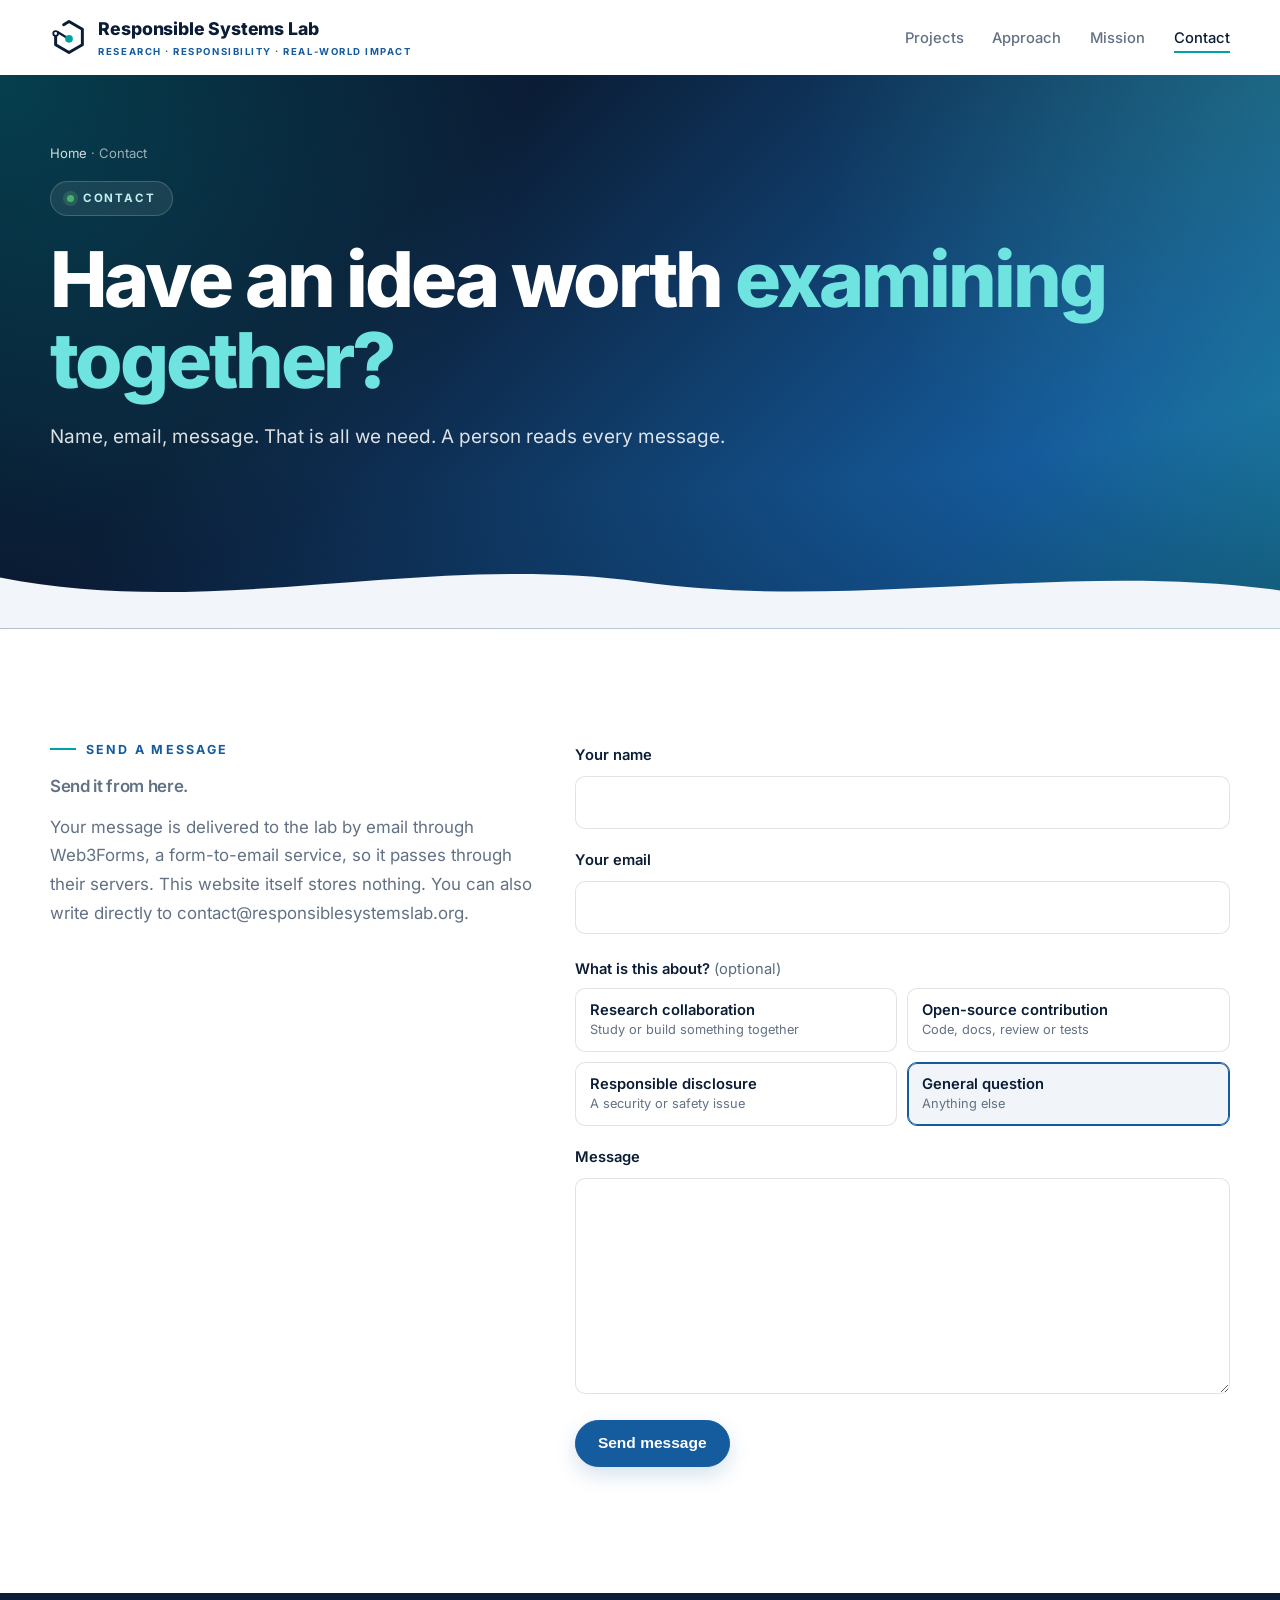
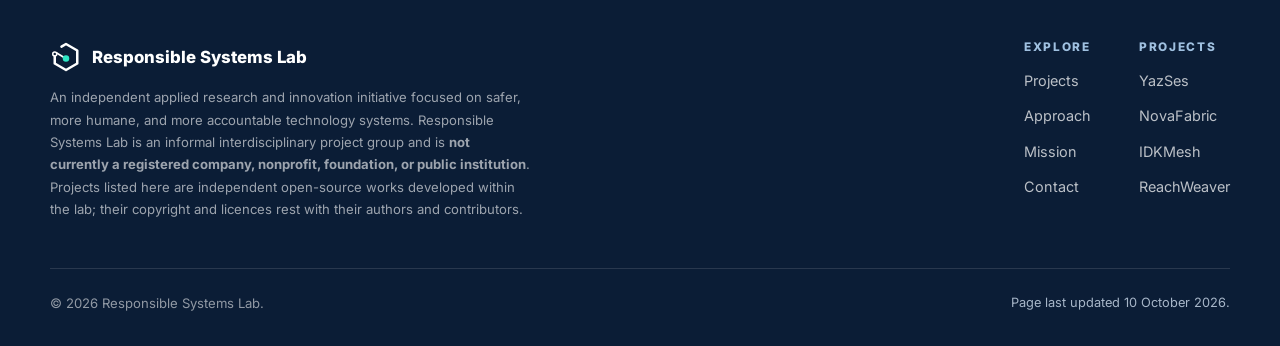
<file: website/contact.html>
<!DOCTYPE html>
<html lang="en">
<head>
<meta charset="UTF-8" />
<meta name="viewport" content="width=device-width, initial-scale=1.0" />
<meta name="theme-color" content="#0B1D36" />
<title>Contact — Responsible Systems Lab</title>
<meta name="description" content="Contact Responsible Systems Lab: collaboration, advisory, project questions, security reports and criticism of our reasoning are all welcome." />
<link rel="icon" type="image/svg+xml" href="data:image/svg+xml,%3Csvg xmlns='http://www.w3.org/2000/svg' viewBox='0 0 128 128'%3E%3Crect width='128' height='128' rx='28' fill='%230B1D36'/%3E%3Cg transform='translate%2864 64%29 scale%28.8%29 translate%28-64 -64%29'%3E%3Cpath d='M46 22.5 64 12 109 38V90L64 116 19 90V60' fill='none' stroke='%23FFFFFF' stroke-width='12' stroke-linecap='round' stroke-linejoin='round'/%3E%3Ccircle cx='19' cy='51' r='9' fill='%230B1D36' stroke='%23FFFFFF' stroke-width='7'/%3E%3Cpath d='M28 47 52 63' stroke='%23FFFFFF' stroke-width='8' stroke-linecap='round'/%3E%3Ccircle cx='64' cy='70' r='15' fill='%232EE6C5'/%3E%3C/g%3E%3C/svg%3E" />
<link rel="preload" href="assets/fonts/inter-latin-var.woff2" as="font" type="font/woff2" crossorigin />
<link rel="stylesheet" href="styles/rsl.css?v=20261011f" />
<link rel="canonical" href="https://responsiblesystemslab.org/contact.html" />
<meta name="robots" content="index, follow, max-snippet:-1, max-image-preview:large, max-video-preview:-1" />
<meta property="og:type" content="website" />
<meta property="og:site_name" content="Responsible Systems Lab" />
<meta property="og:title" content="Contact — Responsible Systems Lab" />
<meta property="og:description" content="Contact Responsible Systems Lab: collaboration, advisory, project questions, security reports and criticism of our reasoning are all welcome." />
<meta property="og:url" content="https://responsiblesystemslab.org/contact.html" />
<meta property="og:image" content="https://responsiblesystemslab.org/assets/og-rsl-v3.png" />
<meta property="og:image:alt" content="Responsible Systems Lab — technology with responsibility built in" />
<meta property="og:image:width" content="1200" /><meta property="og:image:height" content="630" />
<meta name="twitter:card" content="summary_large_image" />
<meta name="twitter:title" content="Contact — Responsible Systems Lab" />
<meta name="twitter:description" content="Contact Responsible Systems Lab: collaboration, advisory, project questions, security reports and criticism of our reasoning are all welcome." />
<meta name="twitter:image" content="https://responsiblesystemslab.org/assets/og-rsl-v3.png" />
<script type="application/ld+json">
{"@context":"https://schema.org","@graph":[
{"@type":"ContactPage","@id":"https://responsiblesystemslab.org/contact.html#webpage","url":"https://responsiblesystemslab.org/contact.html","name":"Contact — Responsible Systems Lab","isPartOf":{"@id":"https://responsiblesystemslab.org/#website"},"about":{"@id":"https://responsiblesystemslab.org/#org"},"dateModified":"2026-10-10",
 "breadcrumb":{"@type":"BreadcrumbList","itemListElement":[
   {"@type":"ListItem","position":1,"name":"Home","item":"https://responsiblesystemslab.org/"},
   {"@type":"ListItem","position":2,"name":"Contact"}]}}]}
</script>
</head>
<body>
<a class="skip-link" href="#top">Skip to content</a>

<svg width="0" height="0" style="position:absolute" aria-hidden="true"><defs>
  <!-- Open Hexagon mark (assets/brand/rsl/brand-kit/logo/svg/rsl-symbol-color.svg), scaled 128 -> 40 -->
  <g id="rsl-mark" transform="scale(0.3125)">
    <path d="M46 22.5 L64 12 L109 38 V90 L64 116 L19 90 V62" fill="none" stroke="#0B1D36" stroke-width="10" stroke-linecap="round" stroke-linejoin="round"/>
    <circle cx="19" cy="52" r="8" fill="none" stroke="#0B1D36" stroke-width="6"/>
    <path d="M27 48 L53 64" stroke="#0B1D36" stroke-width="7" stroke-linecap="round"/>
    <circle cx="64" cy="70" r="13" fill="#00A3A3"/>
  </g>
  <!-- Reversed variant for the navy footer -->
  <g id="rsl-mark-rev" transform="scale(0.3125)">
    <path d="M46 22.5 L64 12 L109 38 V90 L64 116 L19 90 V62" fill="none" stroke="#FFFFFF" stroke-width="10" stroke-linecap="round" stroke-linejoin="round"/>
    <circle cx="19" cy="52" r="8" fill="none" stroke="#FFFFFF" stroke-width="6"/>
    <path d="M27 48 L53 64" stroke="#FFFFFF" stroke-width="7" stroke-linecap="round"/>
    <circle cx="64" cy="70" r="13" fill="#2EE6C5"/>
  </g>
</defs></svg>

<!-- ============ HEADER ============ -->
<header class="site-header" id="header">
  <div class="container nav">
    <a class="brand" href="/">
      <svg class="mark" viewBox="0 0 40 40"><use href="#rsl-mark"/></svg>
      <span>Responsible Systems Lab<small>Research · Responsibility · Real-world impact</small></span>
    </a>
    <nav>
      <ul class="nav-links">
        <li><a href="projects.html">Projects</a></li>
        <li><a href="approach.html">Approach</a></li>
        <li><a href="/#mission">Mission</a></li>
        <li><a href="contact.html" aria-current="page">Contact</a></li>
      </ul>
    </nav>
    <button class="nav-toggle" id="navToggle" aria-label="Open menu" aria-expanded="false"><span></span><span></span><span></span></button>
  </div>
</header>

<main id="top" tabindex="-1">

<section class="hero hero-compact">
  <div class="container hero-grid">
    <div>
      <p class="crumb reveal"><a href="/">Home</a> · Contact</p>
      <span class="hero-tag reveal"><span class="dot"></span> Contact</span>
      <h1 class="reveal d1">Have an idea worth <em>examining together?</em></h1>
      <p class="hero-sub reveal d2">Name, email, message. That is all we need. A person reads every message.</p>
    </div>
  </div>
  <svg class="wave" viewBox="0 0 1440 90" preserveAspectRatio="none" aria-hidden="true"><path d="M0,30 C240,80 480,0 720,35 C960,70 1200,10 1440,45 L1440,90 L0,90 Z"></path></svg>
</section>

<section>
  <div class="container split">
    <div class="reveal">
      <span class="eyebrow">Send a message</span>
      <p class="mission-statement">Send it from here.</p>
      <p class="form-note">Your message is delivered to the lab by email through Web3Forms, a form-to-email service, so it passes through their servers. This website itself stores nothing. You can also write directly to <a href="mailto:contact@responsiblesystemslab.org">contact@responsiblesystemslab.org</a>.</p>
    </div>
    <div class="reveal d1">
      <form class="contact-form" id="contactForm">
        <label for="cf-name">Your name</label>
        <input id="cf-name" name="name" type="text" autocomplete="name" required />
        <label for="cf-email">Your email</label>
        <input id="cf-email" name="email" type="email" autocomplete="email" required />
        <fieldset class="paths">
          <legend>What is this about? <span class="optional">(optional)</span></legend>
          <div class="path"><input type="radio" id="cf-t1" name="topic" value="Research collaboration" /><label for="cf-t1">Research collaboration<small>Study or build something together</small></label></div>
          <div class="path"><input type="radio" id="cf-t2" name="topic" value="Open-source contribution" /><label for="cf-t2">Open-source contribution<small>Code, docs, review or tests</small></label></div>
          <div class="path"><input type="radio" id="cf-t3" name="topic" value="Responsible disclosure" /><label for="cf-t3">Responsible disclosure<small>A security or safety issue</small></label></div>
          <div class="path"><input type="radio" id="cf-t4" name="topic" value="General question" checked /><label for="cf-t4">General question<small>Anything else</small></label></div>
        </fieldset>
        <label for="cf-msg">Message</label>
        <textarea id="cf-msg" name="message" rows="7" required></textarea>
        <input id="cf-website" name="website" type="text" tabindex="-1" autocomplete="off" aria-hidden="true" style="position:absolute;left:-9999px" />
        <button class="btn btn-primary" type="submit">Send message</button>
        <p id="cfStatus" role="status" aria-live="polite"></p>
      </form>
      <noscript><p class="form-note">This form needs JavaScript. Please write to contact@responsiblesystemslab.org instead.</p></noscript>
    </div>
  </div>
</section>

</main>

<!-- ============ FOOTER ============ -->
<footer class="site-footer">
  <div class="container">
    <div class="footer-inner">
      <div>
        <div class="footer-brand"><svg class="mark" viewBox="0 0 40 40"><use href="#rsl-mark-rev"/></svg> Responsible Systems Lab</div>
        <p class="footer-status">An independent applied research and innovation initiative focused on safer, more humane, and more accountable technology systems. Responsible Systems Lab is an informal interdisciplinary project group and is <strong>not currently a registered company, nonprofit, foundation, or public institution</strong>. Projects listed here are independent open-source works developed within the lab; their copyright and licences rest with their authors and contributors.</p>
      </div>
      <div class="footer-cols">
        <div>
          <p class="footer-heading">Explore</p>
          <ul>
            <li><a href="projects.html">Projects</a></li>
            <li><a href="approach.html">Approach</a></li>
            <li><a href="/#mission">Mission</a></li>
            <li><a href="contact.html">Contact</a></li>
          </ul>
        </div>
        <div>
          <p class="footer-heading">Projects</p>
          <ul>
            <li><a href="yazses.html">YazSes</a></li>
            <li><a href="novafabric.html">NovaFabric</a></li>
            <li><a href="idkmesh.html">IDKMesh</a></li>
            <li><a href="reachweaver.html">ReachWeaver</a></li>
          </ul>
        </div>
      </div>
    </div>
    <div class="footer-bottom">
      <span>© 2026 Responsible Systems Lab.</span>
      <span class="updated">Page last updated 10 October 2026.</span>
    </div>
  </div>
</footer>

<script src="scripts/site.js?v=20261011f"></script>
</body>
</html>
</file>
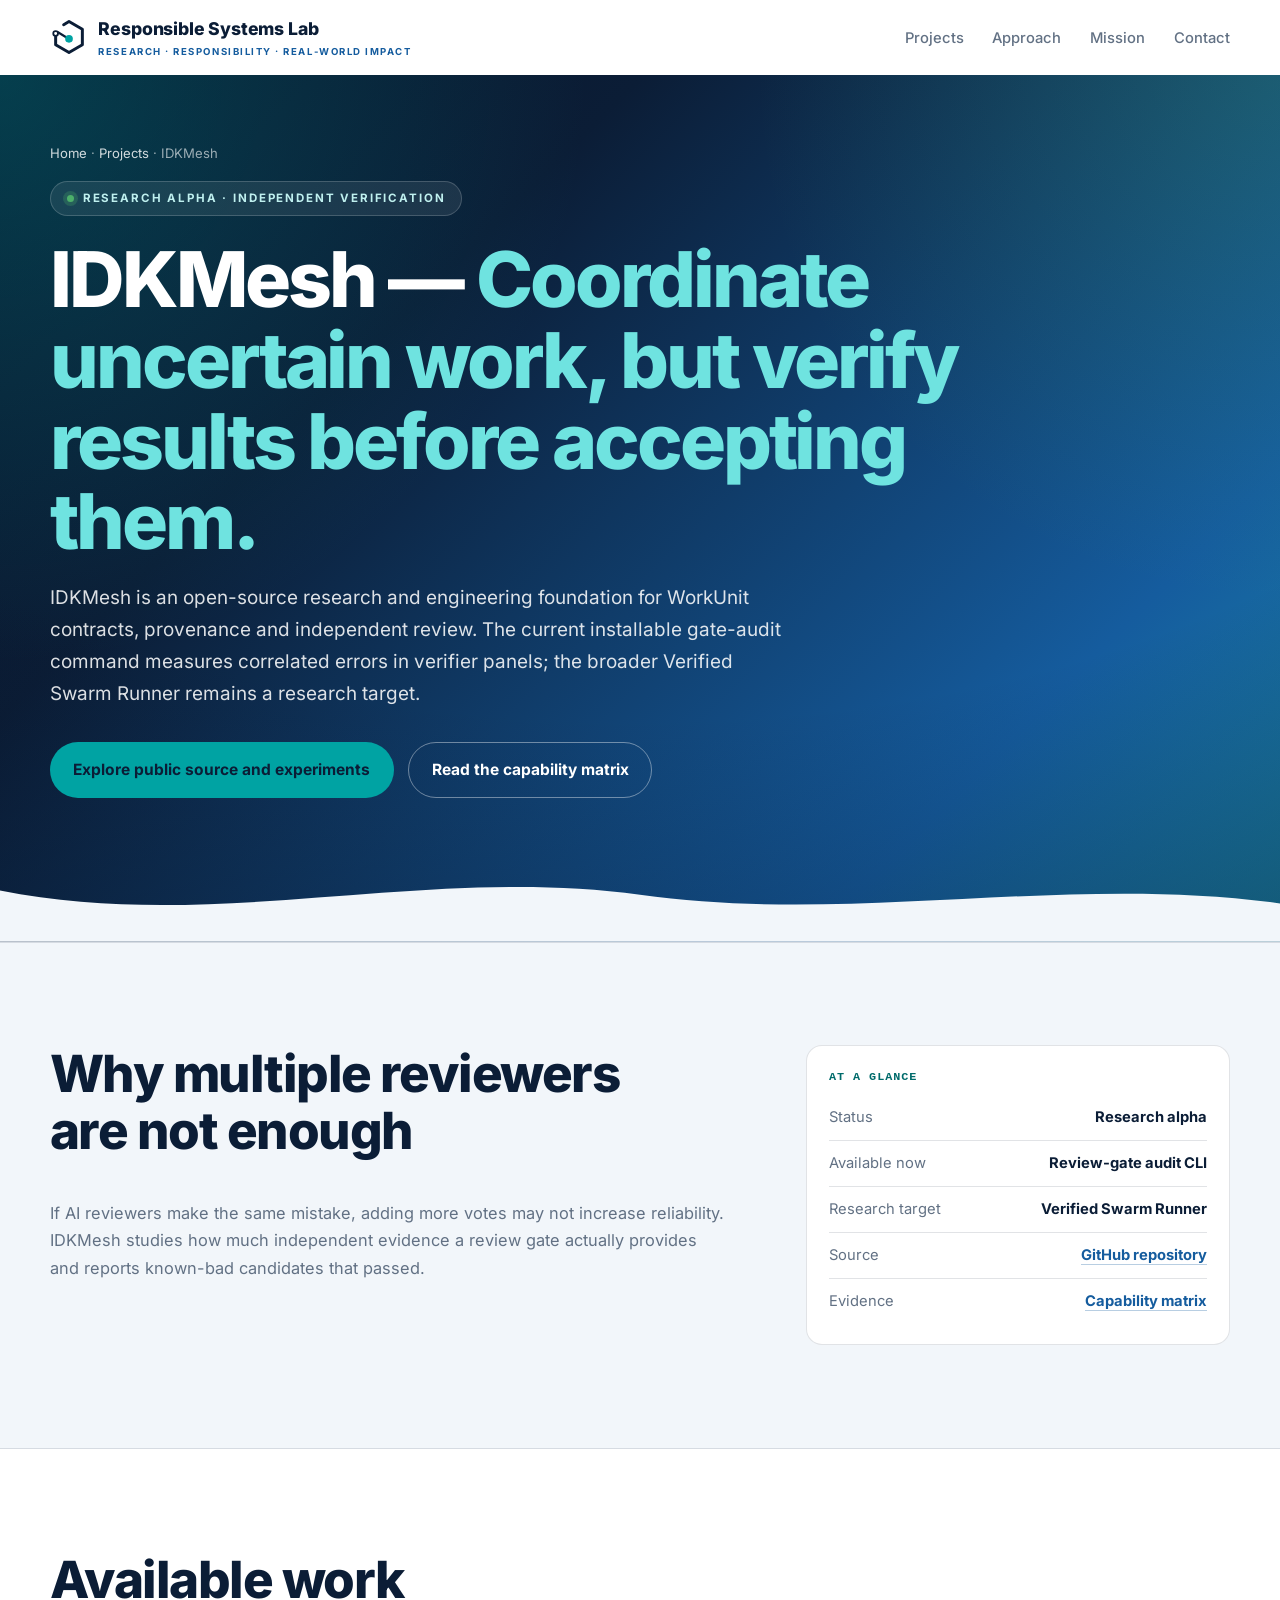
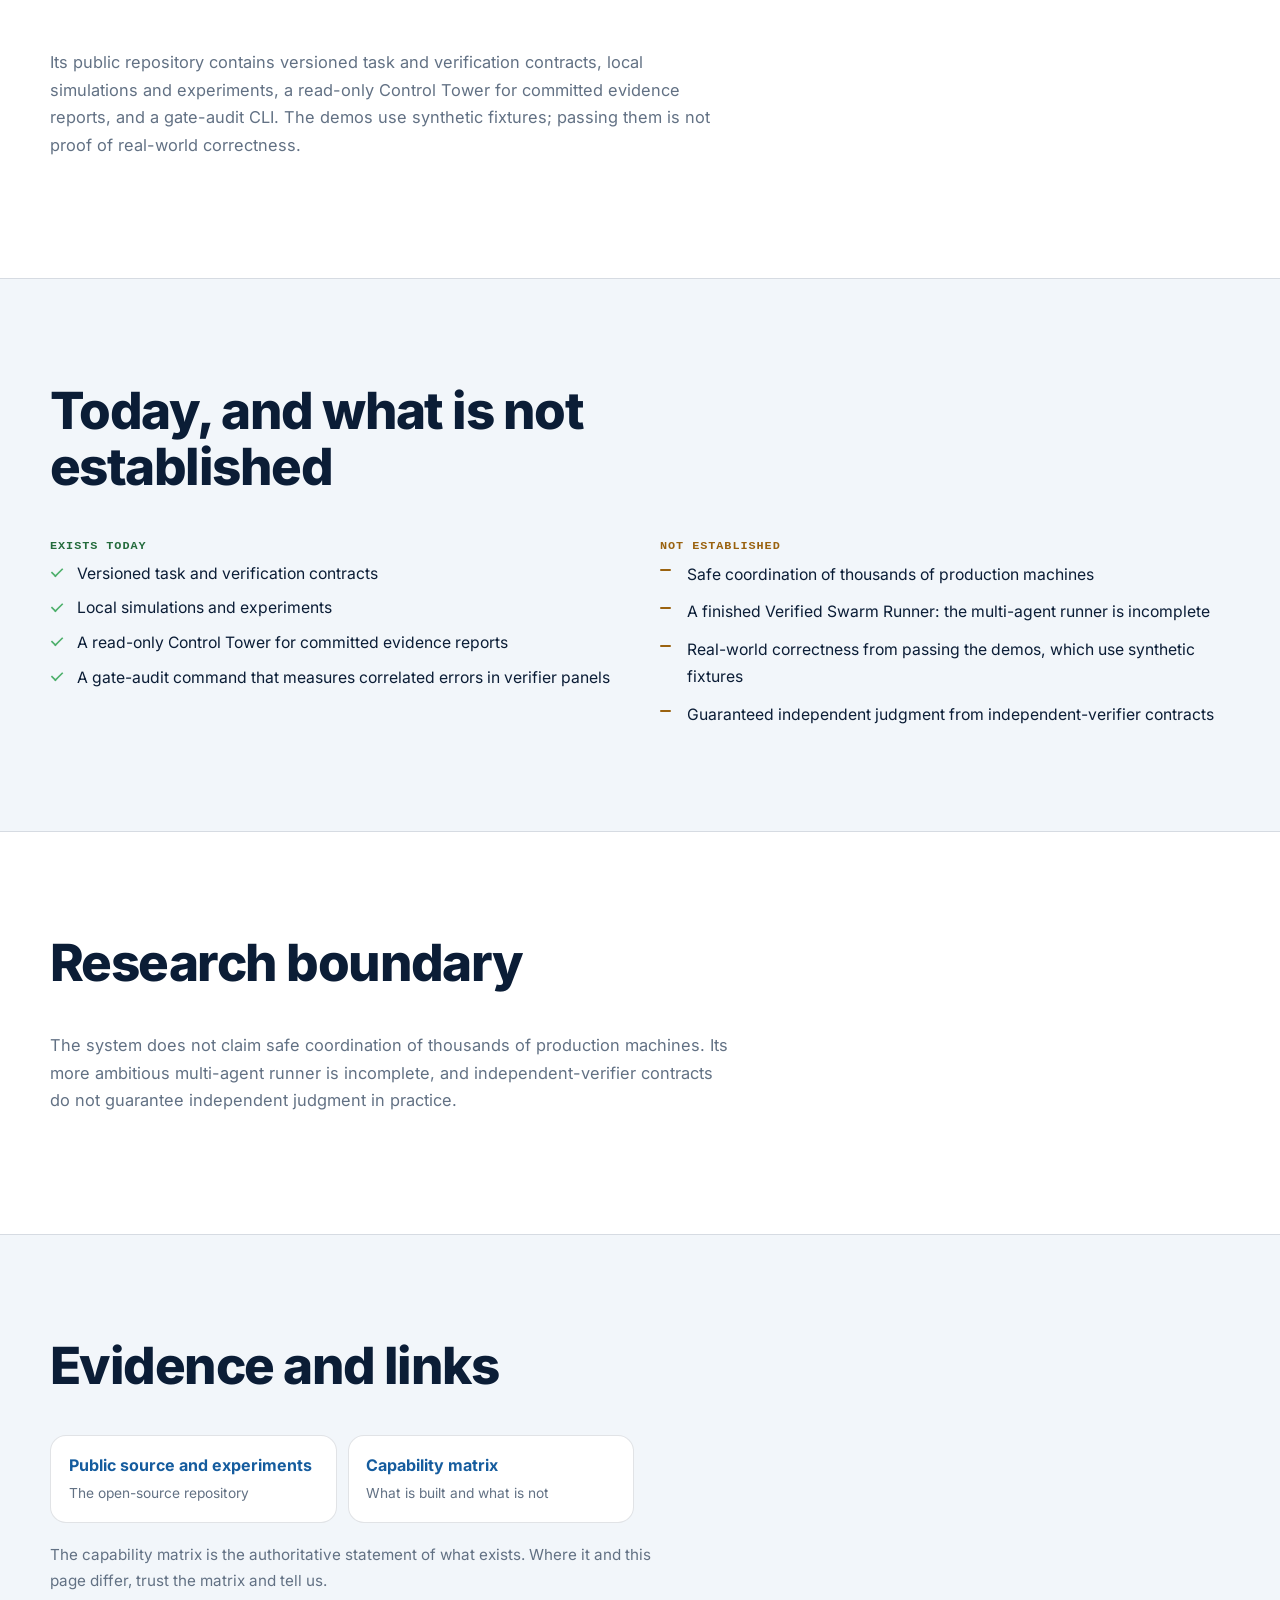
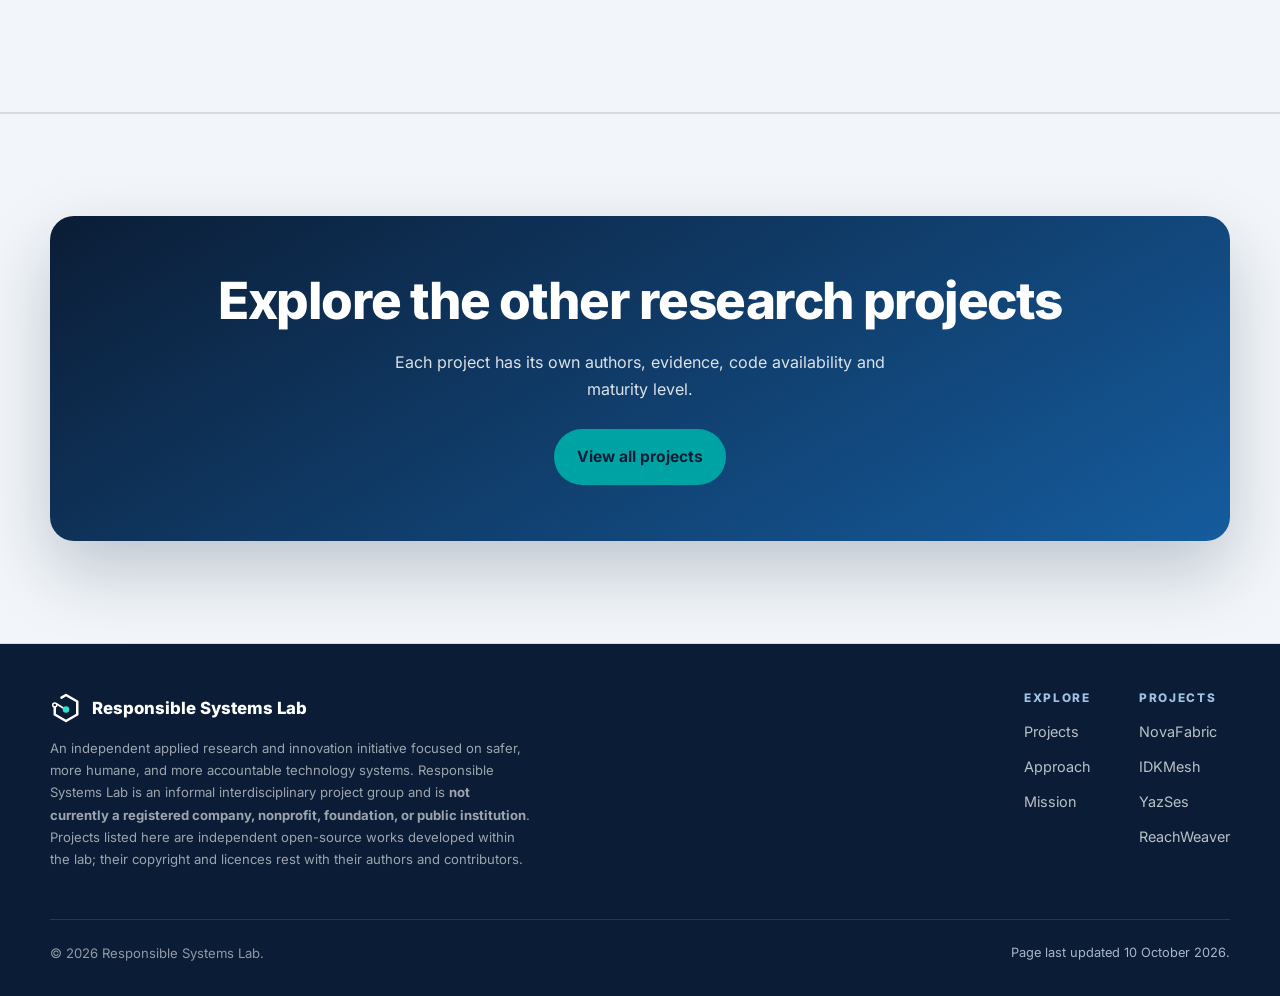
<file: website/idkmesh.html>
<!DOCTYPE html>
<html lang="en"><head>
<meta charset="UTF-8" /><meta name="viewport" content="width=device-width, initial-scale=1.0" />
<meta name="theme-color" content="#0B1D36" />
<title>IDKMesh — AI Agent Verification Research | RSL</title>
<meta name="description" content="IDKMesh researches independently verified AI-agent work and audits correlated AI review failures with its open-source gate-audit CLI and evidence contracts." />
<link rel="canonical" href="https://responsiblesystemslab.org/idkmesh.html" />
<link rel="icon" type="image/svg+xml" href="data:image/svg+xml,%3Csvg xmlns='http://www.w3.org/2000/svg' viewBox='0 0 128 128'%3E%3Crect width='128' height='128' rx='28' fill='%230B1D36'/%3E%3Cg transform='translate%2864 64%29 scale%28.8%29 translate%28-64 -64%29'%3E%3Cpath d='M46 22.5 64 12 109 38V90L64 116 19 90V60' fill='none' stroke='%23FFFFFF' stroke-width='12' stroke-linecap='round' stroke-linejoin='round'/%3E%3Ccircle cx='19' cy='51' r='9' fill='%230B1D36' stroke='%23FFFFFF' stroke-width='7'/%3E%3Cpath d='M28 47 52 63' stroke='%23FFFFFF' stroke-width='8' stroke-linecap='round'/%3E%3Ccircle cx='64' cy='70' r='15' fill='%232EE6C5'/%3E%3C/g%3E%3C/svg%3E" />
<link rel="preload" href="assets/fonts/inter-latin-var.woff2" as="font" type="font/woff2" crossorigin />
<link rel="stylesheet" href="styles/rsl.css?v=20261011f" />
<meta name="robots" content="index, follow, max-image-preview:large" />
<meta property="og:type" content="article" /><meta property="og:site_name" content="Responsible Systems Lab" />
<meta property="og:title" content="IDKMesh — AI Agent Verification Research | Responsible Systems Lab" /><meta property="og:description" content="IDKMesh researches independently verified AI-agent work and audits correlated AI review failures with its open-source gate-audit CLI and evidence contracts." /><meta property="og:url" content="https://responsiblesystemslab.org/idkmesh.html" />
<meta property="og:image" content="https://responsiblesystemslab.org/assets/og-rsl-v3.png" /><meta name="twitter:card" content="summary_large_image" />
<meta name="twitter:title" content="IDKMesh — AI Agent Verification Research | Responsible Systems Lab" /><meta name="twitter:description" content="IDKMesh researches independently verified AI-agent work and audits correlated AI review failures with its open-source gate-audit CLI and evidence contracts." /><meta name="twitter:image" content="https://responsiblesystemslab.org/assets/og-rsl-v3.png" />
<script type="application/ld+json">{"@context":"https://schema.org","@graph":[{"@type":"WebPage","@id":"https://responsiblesystemslab.org/idkmesh.html#webpage","url":"https://responsiblesystemslab.org/idkmesh.html","name":"IDKMesh — AI Agent Verification Research | Responsible Systems Lab","isPartOf":{"@id":"https://responsiblesystemslab.org/#website"},"about":{"@id":"https://responsiblesystemslab.org/#org"},"dateModified":"2026-10-10","breadcrumb":{"@type":"BreadcrumbList","itemListElement":[{"@type":"ListItem","position":1,"name":"Home","item":"https://responsiblesystemslab.org/"},{"@type":"ListItem","position":2,"name":"Projects","item":"https://responsiblesystemslab.org/projects.html"},{"@type":"ListItem","position":3,"name":"IDKMesh","item":"https://responsiblesystemslab.org/idkmesh.html"}]}},{"@type":"SoftwareSourceCode","@id":"https://responsiblesystemslab.org/idkmesh.html#software","name":"IDKMesh","url":"https://responsiblesystemslab.org/idkmesh.html","description":"IDKMesh is an open-source research and engineering foundation for WorkUnit contracts, provenance and independent review. The current installable gate-audit command measures correlated errors in verifier panels; the broader Verified Swarm Runner remains a research target.","softwareVersion":"0.1.0","license":"https://www.apache.org/licenses/LICENSE-2.0","codeRepository":"https://github.com/MSKazemi/idkmesh","author":{"@id":"https://responsiblesystemslab.org/#person-msa"},"isAccessibleForFree":true}]}</script>
</head><body>
<a class="skip-link" href="#top">Skip to content</a>
<svg width="0" height="0" style="position:absolute" aria-hidden="true"><defs>
  <!-- Open Hexagon mark (assets/brand/rsl/brand-kit/logo/svg/rsl-symbol-color.svg), scaled 128 -> 40 -->
  <g id="rsl-mark" transform="scale(0.3125)">
    <path d="M46 22.5 L64 12 L109 38 V90 L64 116 L19 90 V62" fill="none" stroke="#0B1D36" stroke-width="10" stroke-linecap="round" stroke-linejoin="round"/>
    <circle cx="19" cy="52" r="8" fill="none" stroke="#0B1D36" stroke-width="6"/>
    <path d="M27 48 L53 64" stroke="#0B1D36" stroke-width="7" stroke-linecap="round"/>
    <circle cx="64" cy="70" r="13" fill="#00A3A3"/>
  </g>
  <!-- Reversed variant for the navy footer -->
  <g id="rsl-mark-rev" transform="scale(0.3125)">
    <path d="M46 22.5 L64 12 L109 38 V90 L64 116 L19 90 V62" fill="none" stroke="#FFFFFF" stroke-width="10" stroke-linecap="round" stroke-linejoin="round"/>
    <circle cx="19" cy="52" r="8" fill="none" stroke="#FFFFFF" stroke-width="6"/>
    <path d="M27 48 L53 64" stroke="#FFFFFF" stroke-width="7" stroke-linecap="round"/>
    <circle cx="64" cy="70" r="13" fill="#2EE6C5"/>
  </g>
</defs></svg>

<header class="site-header" id="header">
  <div class="container nav">
    <a class="brand" href="/">
      <svg class="mark" viewBox="0 0 40 40"><use href="#rsl-mark"/></svg>
      <span>Responsible Systems Lab<small>Research · Responsibility · Real-world impact</small></span>
    </a>
    <nav>
      <ul class="nav-links">
        <li><a href="projects.html">Projects</a></li>
        <li><a href="approach.html">Approach</a></li>
        <li><a href="/#mission">Mission</a></li>
        <li><a href="contact.html">Contact</a></li>
      </ul>
    </nav>
    <button class="nav-toggle" id="navToggle" aria-label="Open menu" aria-expanded="false"><span></span><span></span><span></span></button>
  </div>
</header>
<main id="top" tabindex="-1">
<section class="hero hero-compact"><div class="container hero-grid"><div>
<p class="crumb"><a href="/">Home</a> · <a href="projects.html">Projects</a> · IDKMesh</p><span class="hero-tag"><span class="dot"></span>Research alpha · independent verification</span>
<h1>IDKMesh — <em>Coordinate uncertain work, but verify results before accepting them.</em></h1><p class="hero-sub">IDKMesh is an open-source research and engineering foundation for WorkUnit contracts, provenance and independent review. The current installable gate-audit command measures correlated errors in verifier panels; the broader Verified Swarm Runner remains a research target.</p>
<div class="hero-actions"><a class="btn btn-teal" href="https://github.com/MSKazemi/idkmesh" rel="noopener">Explore public source and experiments</a><a class="btn btn-ghost" href="https://github.com/MSKazemi/idkmesh/blob/main/docs/CAPABILITY_MATRIX.md" rel="noopener">Read the capability matrix</a></div>
</div></div><svg class="wave" viewBox="0 0 1440 90" preserveAspectRatio="none" aria-hidden="true"><path d="M0,30 C240,80 480,0 720,35 C960,70 1200,10 1440,45 L1440,90 L0,90 Z"></path></svg></section>

<section class="section-mist"><div class="container detail-top">
  <div><div class="section-head"><h2>Why multiple reviewers are not enough</h2></div><div class="prose"><p>If AI reviewers make the same mistake, adding more votes may not increase reliability. IDKMesh studies how much independent evidence a review gate actually provides and reports known-bad candidates that passed.</p></div></div>
  <aside class="glance" aria-label="idkmesh at a glance"><span class="mono">At a glance</span><ul class="spec"><li><span class="k">Status</span><span class="v">Research alpha</span></li><li><span class="k">Available now</span><span class="v">Review-gate audit CLI</span></li><li><span class="k">Research target</span><span class="v">Verified Swarm Runner</span></li><li><span class="k">Source</span><span class="v"><a href="https://github.com/MSKazemi/idkmesh" rel="noopener">GitHub repository</a></span></li><li><span class="k">Evidence</span><span class="v"><a href="https://github.com/MSKazemi/idkmesh/blob/main/docs/CAPABILITY_MATRIX.md" rel="noopener">Capability matrix</a></span></li></ul></aside>
</div></section>

<section><div class="container"><div class="section-head"><h2>Available work</h2></div><div class="prose"><p>Its public repository contains versioned task and verification contracts, local simulations and experiments, a read-only Control Tower for committed evidence reports, and a gate-audit CLI. The demos use synthetic fixtures; passing them is not proof of real-world correctness.</p></div></div></section>

<section class="section-mist"><div class="container"><div class="section-head"><h2>Today, and what is not established</h2></div>
  <div class="today-grid">
    <div class="exists"><span class="mono">Exists today</span><ul class="checks"><li>Versioned task and verification contracts</li><li>Local simulations and experiments</li><li>A read-only Control Tower for committed evidence reports</li><li>A gate-audit command that measures correlated errors in verifier panels</li></ul></div>
    <div class="not"><span class="mono">Not established</span><ul class="limits"><li>Safe coordination of thousands of production machines</li><li>A finished Verified Swarm Runner: the multi-agent runner is incomplete</li><li>Real-world correctness from passing the demos, which use synthetic fixtures</li><li>Guaranteed independent judgment from independent-verifier contracts</li></ul></div>
  </div>
</div></section>

<section><div class="container"><div class="section-head"><h2>Research boundary</h2></div><div class="prose"><p>The system does not claim safe coordination of thousands of production machines. Its more ambitious multi-agent runner is incomplete, and independent-verifier contracts do not guarantee independent judgment in practice.</p></div></div></section>

<section class="section-mist"><div class="container"><div class="section-head"><h2>Evidence and links</h2></div><ul class="evidence-links"><li><a href="https://github.com/MSKazemi/idkmesh" rel="noopener"><strong>Public source and experiments</strong><span>The open-source repository</span></a></li><li><a href="https://github.com/MSKazemi/idkmesh/blob/main/docs/CAPABILITY_MATRIX.md" rel="noopener"><strong>Capability matrix</strong><span>What is built and what is not</span></a></li></ul><p class="evidence-note" style="margin-top:1.2rem">The capability matrix is the authoritative statement of what exists. Where it and this page differ, trust the matrix and tell us.</p></div></section>

<section class="section-mist"><div class="container"><div class="contact-card"><h2>Explore the other research projects</h2><p>Each project has its own authors, evidence, code availability and maturity level.</p><a class="btn btn-teal" href="projects.html">View all projects</a></div></div></section>
</main>
<footer class="site-footer">
  <div class="container">
    <div class="footer-inner">
      <div>
        <div class="footer-brand"><svg class="mark" viewBox="0 0 40 40"><use href="#rsl-mark-rev"/></svg> Responsible Systems Lab</div>
        <p class="footer-status">An independent applied research and innovation initiative focused on safer, more humane, and more accountable technology systems. Responsible Systems Lab is an informal interdisciplinary project group and is <strong>not currently a registered company, nonprofit, foundation, or public institution</strong>. Projects listed here are independent open-source works developed within the lab; their copyright and licences rest with their authors and contributors.</p>
      </div>
      <div class="footer-cols">
        <div>
          <p class="footer-heading">Explore</p>
          <ul>
            <li><a href="projects.html">Projects</a></li>
            <li><a href="approach.html">Approach</a></li>
            <li><a href="/#mission">Mission</a></li>
          </ul>
        </div>
        <div>
          <p class="footer-heading">Projects</p>
          <ul>
            <li><a href="novafabric.html">NovaFabric</a></li>
<li><a href="idkmesh.html">IDKMesh</a></li>
<li><a href="yazses.html">YazSes</a></li>
<li><a href="reachweaver.html">ReachWeaver</a></li>
          </ul>
        </div>
      </div>
    </div>
    <div class="footer-bottom">
      <span>© 2026 Responsible Systems Lab.</span>
      <span class="updated">Page last updated 10 October 2026.</span>
    </div>
  </div>
</footer>
<script src="scripts/site.js?v=20261011f"></script></body></html>
</file>
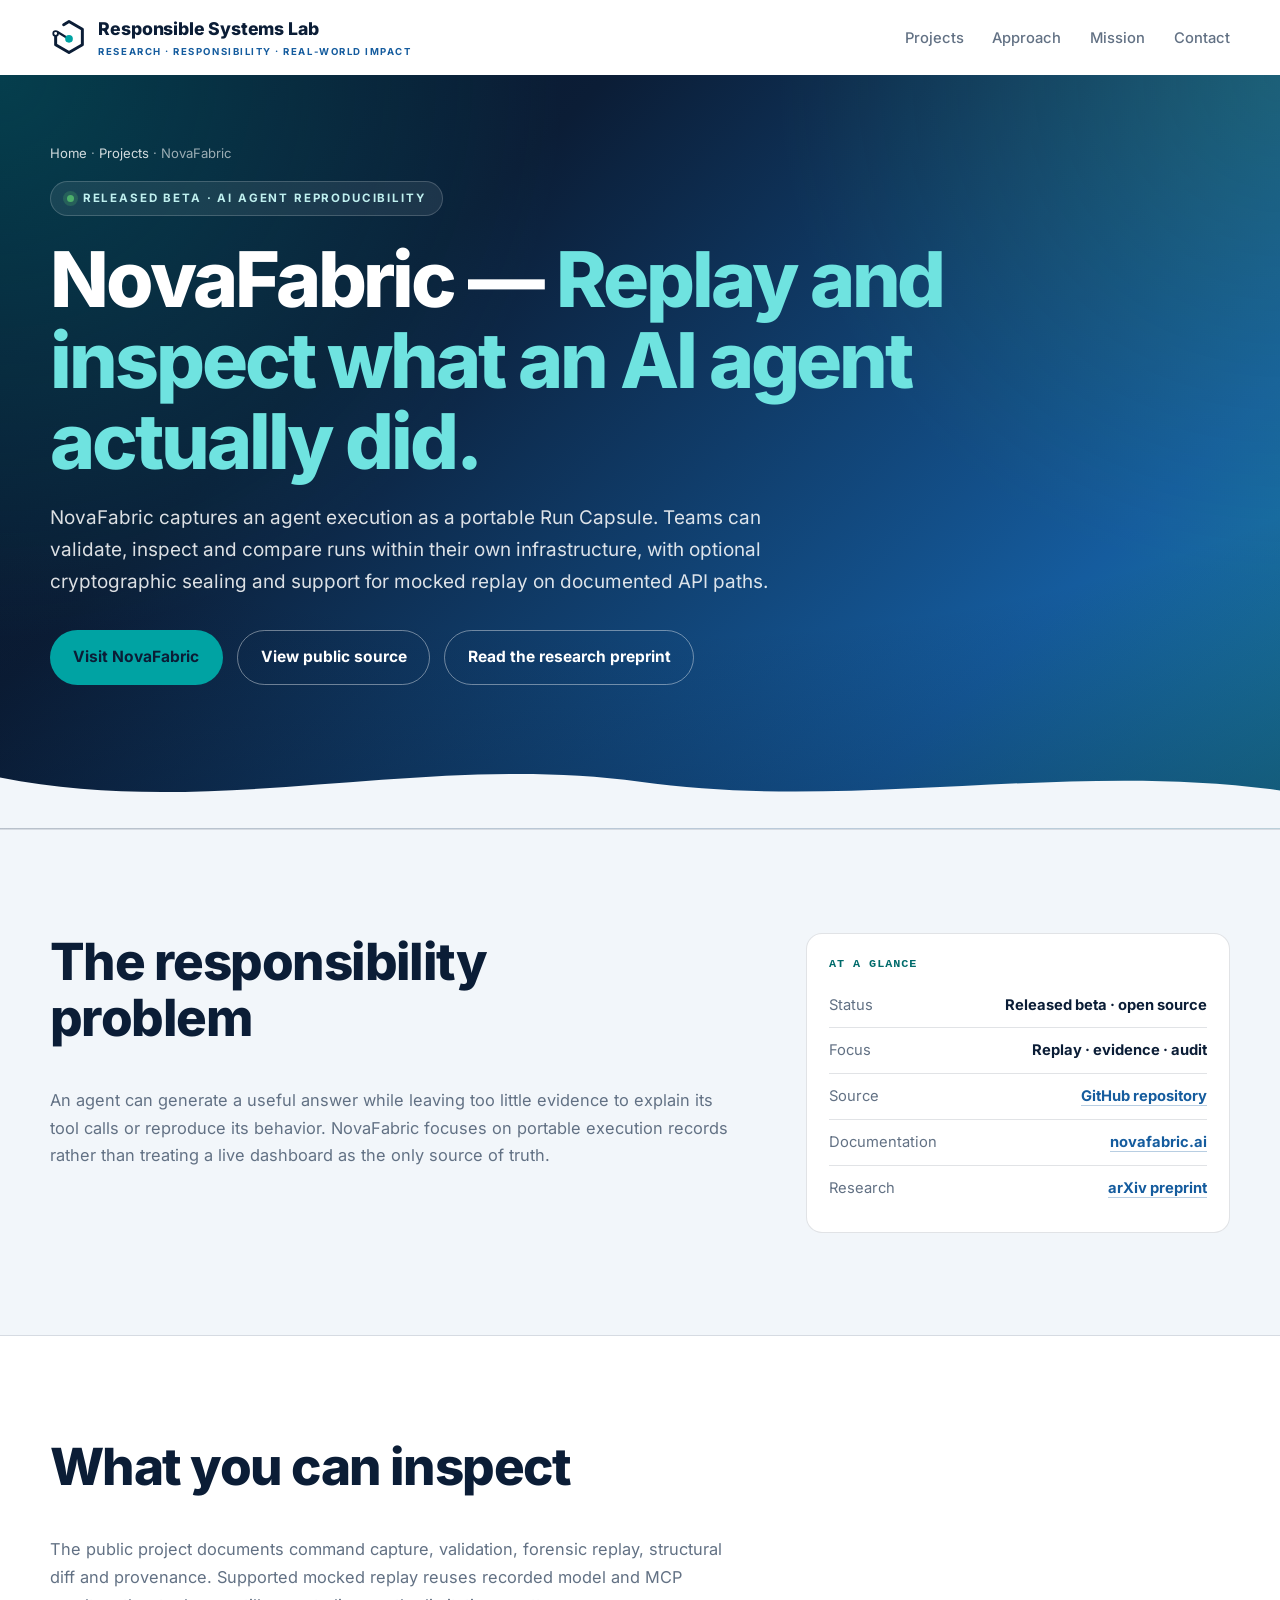
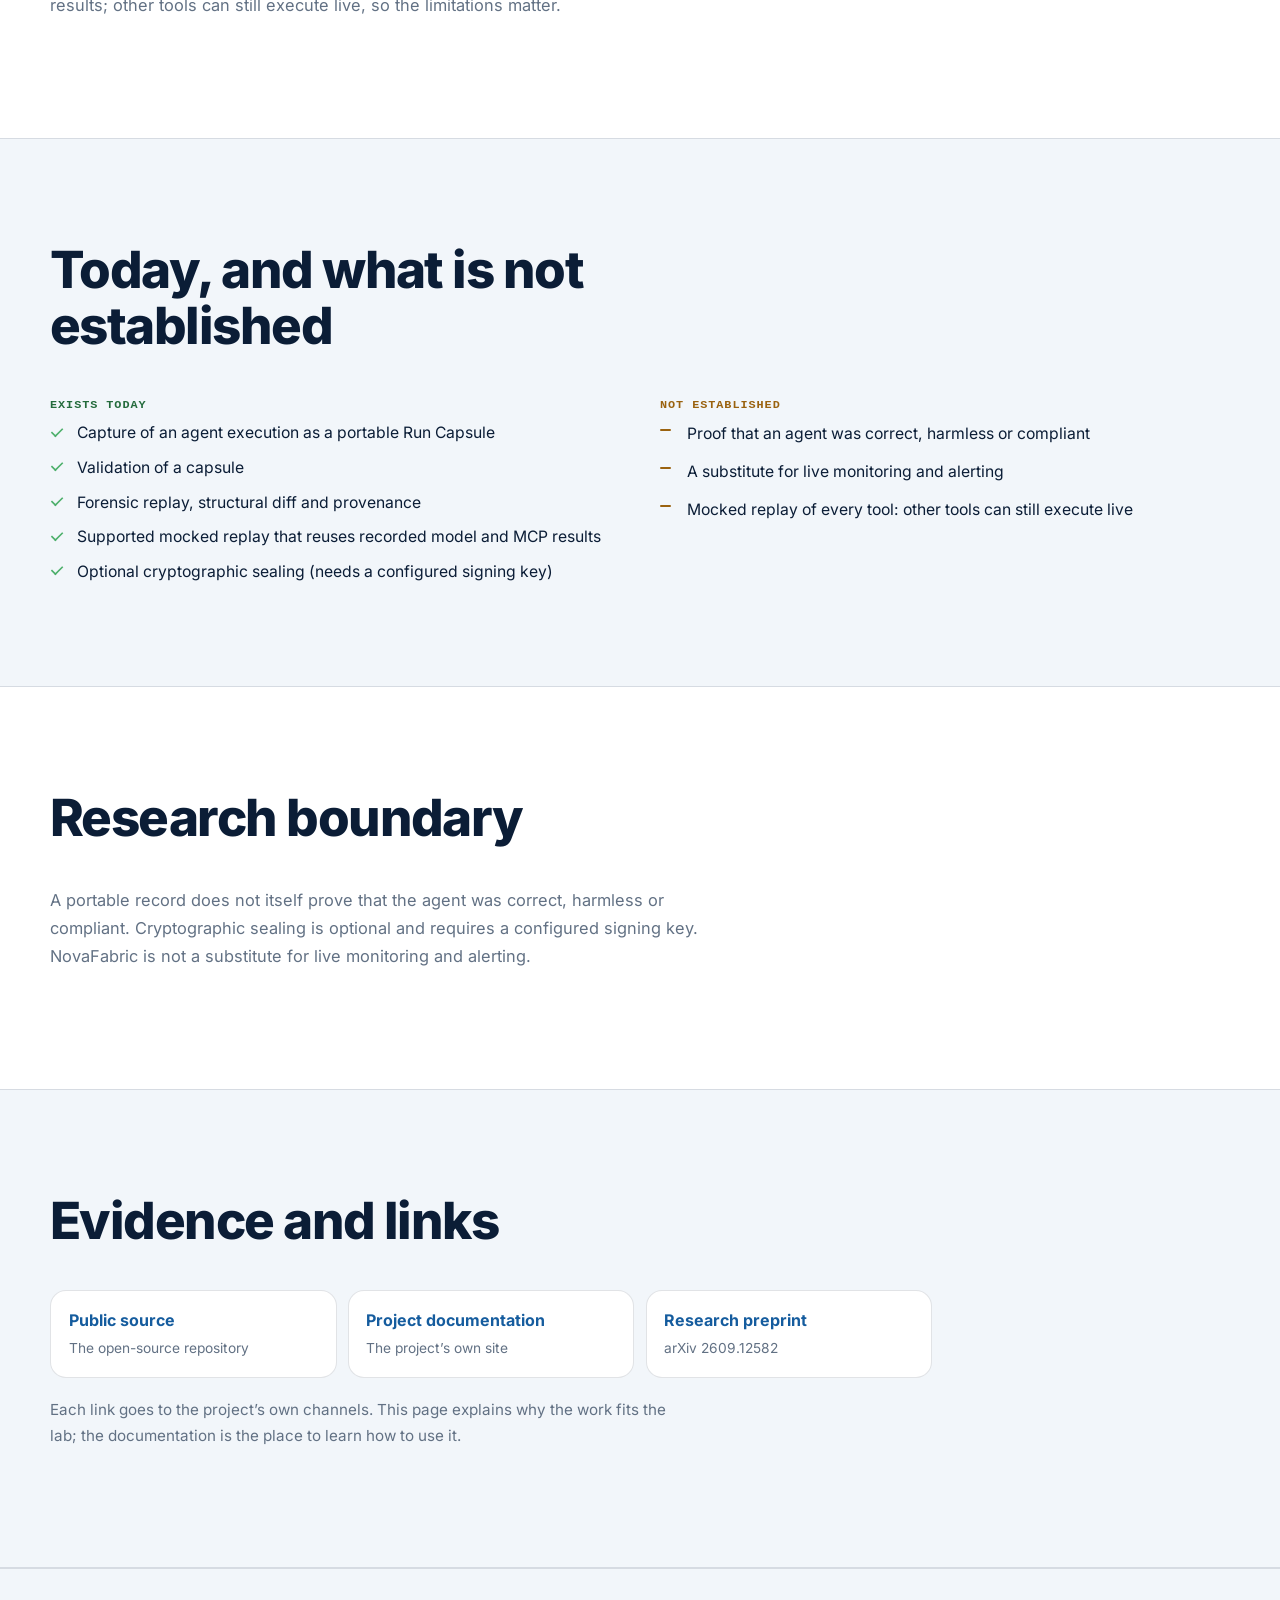
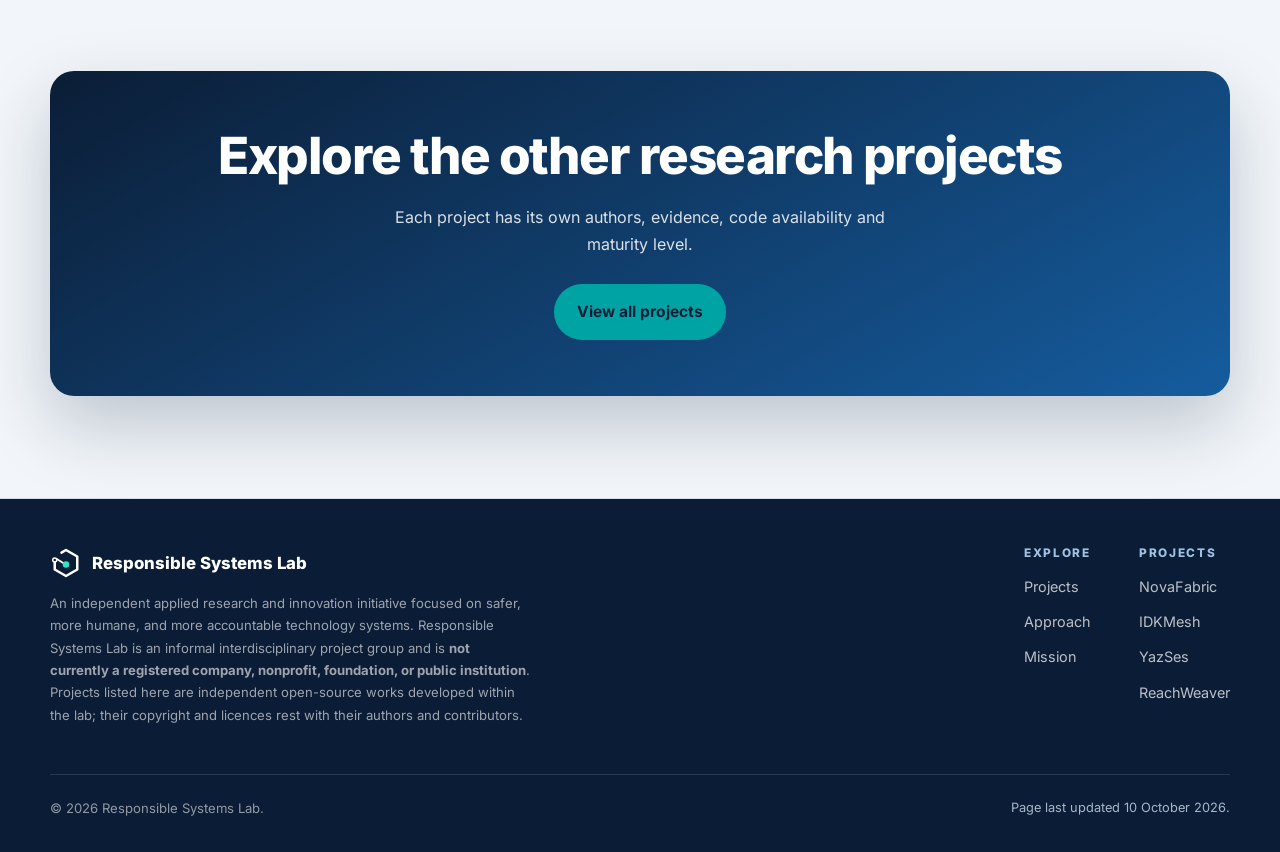
<file: website/novafabric.html>
<!DOCTYPE html>
<html lang="en"><head>
<meta charset="UTF-8" /><meta name="viewport" content="width=device-width, initial-scale=1.0" />
<meta name="theme-color" content="#0B1D36" />
<title>NovaFabric — AI Agent Replay &amp; Evidence | RSL</title>
<meta name="description" content="Explore NovaFabric, open-source self-hosted evidence and replay infrastructure for AI agents. Inspect Run Capsules, compare runs and verify recorded provenance." />
<link rel="canonical" href="https://responsiblesystemslab.org/novafabric.html" />
<link rel="icon" type="image/svg+xml" href="data:image/svg+xml,%3Csvg xmlns='http://www.w3.org/2000/svg' viewBox='0 0 128 128'%3E%3Crect width='128' height='128' rx='28' fill='%230B1D36'/%3E%3Cg transform='translate%2864 64%29 scale%28.8%29 translate%28-64 -64%29'%3E%3Cpath d='M46 22.5 64 12 109 38V90L64 116 19 90V60' fill='none' stroke='%23FFFFFF' stroke-width='12' stroke-linecap='round' stroke-linejoin='round'/%3E%3Ccircle cx='19' cy='51' r='9' fill='%230B1D36' stroke='%23FFFFFF' stroke-width='7'/%3E%3Cpath d='M28 47 52 63' stroke='%23FFFFFF' stroke-width='8' stroke-linecap='round'/%3E%3Ccircle cx='64' cy='70' r='15' fill='%232EE6C5'/%3E%3C/g%3E%3C/svg%3E" />
<link rel="preload" href="assets/fonts/inter-latin-var.woff2" as="font" type="font/woff2" crossorigin />
<link rel="stylesheet" href="styles/rsl.css?v=20261011f" />
<meta name="robots" content="index, follow, max-image-preview:large" />
<meta property="og:type" content="article" /><meta property="og:site_name" content="Responsible Systems Lab" />
<meta property="og:title" content="NovaFabric — AI Agent Replay &amp; Evidence | Responsible Systems Lab" /><meta property="og:description" content="Explore NovaFabric, open-source self-hosted evidence and replay infrastructure for AI agents. Inspect Run Capsules, compare runs and verify recorded provenance." /><meta property="og:url" content="https://responsiblesystemslab.org/novafabric.html" />
<meta property="og:image" content="https://responsiblesystemslab.org/assets/og-rsl-v3.png" /><meta name="twitter:card" content="summary_large_image" />
<meta name="twitter:title" content="NovaFabric — AI Agent Replay &amp; Evidence | Responsible Systems Lab" /><meta name="twitter:description" content="Explore NovaFabric, open-source self-hosted evidence and replay infrastructure for AI agents. Inspect Run Capsules, compare runs and verify recorded provenance." /><meta name="twitter:image" content="https://responsiblesystemslab.org/assets/og-rsl-v3.png" />
<script type="application/ld+json">{"@context":"https://schema.org","@graph":[{"@type":"WebPage","@id":"https://responsiblesystemslab.org/novafabric.html#webpage","url":"https://responsiblesystemslab.org/novafabric.html","name":"NovaFabric — AI Agent Replay & Evidence | Responsible Systems Lab","isPartOf":{"@id":"https://responsiblesystemslab.org/#website"},"about":{"@id":"https://responsiblesystemslab.org/#org"},"dateModified":"2026-11-02","breadcrumb":{"@type":"BreadcrumbList","itemListElement":[{"@type":"ListItem","position":1,"name":"Home","item":"https://responsiblesystemslab.org/"},{"@type":"ListItem","position":2,"name":"Projects","item":"https://responsiblesystemslab.org/projects.html"},{"@type":"ListItem","position":3,"name":"NovaFabric","item":"https://responsiblesystemslab.org/novafabric.html"}]}},{"@type":"SoftwareApplication","@id":"https://responsiblesystemslab.org/novafabric.html#software","name":"NovaFabric","url":"https://responsiblesystemslab.org/novafabric.html","description":"NovaFabric captures an agent execution as a portable Run Capsule. Teams can validate, inspect and compare runs within their own infrastructure, with optional cryptographic sealing and support for mocked replay on documented API paths.","softwareVersion":"0.108.0","license":"https://www.apache.org/licenses/LICENSE-2.0","codeRepository":"https://github.com/MSKazemi/novafabric","author":{"@id":"https://responsiblesystemslab.org/#person-msa"},"isAccessibleForFree":true}]}</script>
</head><body>
<a class="skip-link" href="#top">Skip to content</a>
<svg width="0" height="0" style="position:absolute" aria-hidden="true"><defs>
  <!-- Open Hexagon mark (assets/brand/rsl/brand-kit/logo/svg/rsl-symbol-color.svg), scaled 128 -> 40 -->
  <g id="rsl-mark" transform="scale(0.3125)">
    <path d="M46 22.5 L64 12 L109 38 V90 L64 116 L19 90 V62" fill="none" stroke="#0B1D36" stroke-width="10" stroke-linecap="round" stroke-linejoin="round"/>
    <circle cx="19" cy="52" r="8" fill="none" stroke="#0B1D36" stroke-width="6"/>
    <path d="M27 48 L53 64" stroke="#0B1D36" stroke-width="7" stroke-linecap="round"/>
    <circle cx="64" cy="70" r="13" fill="#00A3A3"/>
  </g>
  <!-- Reversed variant for the navy footer -->
  <g id="rsl-mark-rev" transform="scale(0.3125)">
    <path d="M46 22.5 L64 12 L109 38 V90 L64 116 L19 90 V62" fill="none" stroke="#FFFFFF" stroke-width="10" stroke-linecap="round" stroke-linejoin="round"/>
    <circle cx="19" cy="52" r="8" fill="none" stroke="#FFFFFF" stroke-width="6"/>
    <path d="M27 48 L53 64" stroke="#FFFFFF" stroke-width="7" stroke-linecap="round"/>
    <circle cx="64" cy="70" r="13" fill="#2EE6C5"/>
  </g>
</defs></svg>

<header class="site-header" id="header">
  <div class="container nav">
    <a class="brand" href="/">
      <svg class="mark" viewBox="0 0 40 40"><use href="#rsl-mark"/></svg>
      <span>Responsible Systems Lab<small>Research · Responsibility · Real-world impact</small></span>
    </a>
    <nav>
      <ul class="nav-links">
        <li><a href="projects.html">Projects</a></li>
        <li><a href="approach.html">Approach</a></li>
        <li><a href="/#mission">Mission</a></li>
        <li><a href="contact.html">Contact</a></li>
      </ul>
    </nav>
    <button class="nav-toggle" id="navToggle" aria-label="Open menu" aria-expanded="false"><span></span><span></span><span></span></button>
  </div>
</header>
<main id="top" tabindex="-1">
<section class="hero hero-compact"><div class="container hero-grid"><div>
<p class="crumb"><a href="/">Home</a> · <a href="projects.html">Projects</a> · NovaFabric</p><span class="hero-tag"><span class="dot"></span>Released beta · AI agent reproducibility</span>
<h1>NovaFabric — <em>Replay and inspect what an AI agent actually did.</em></h1><p class="hero-sub">NovaFabric captures an agent execution as a portable Run Capsule. Teams can validate, inspect and compare runs within their own infrastructure, with optional cryptographic sealing and support for mocked replay on documented API paths.</p>
<div class="hero-actions"><a class="btn btn-teal" href="https://novafabric.ai/" rel="noopener">Visit NovaFabric</a><a class="btn btn-ghost" href="https://github.com/MSKazemi/novafabric" rel="noopener">View public source</a><a class="btn btn-ghost" href="https://arxiv.org/abs/2609.12582" rel="noopener">Read the research preprint</a></div>
</div></div><svg class="wave" viewBox="0 0 1440 90" preserveAspectRatio="none" aria-hidden="true"><path d="M0,30 C240,80 480,0 720,35 C960,70 1200,10 1440,45 L1440,90 L0,90 Z"></path></svg></section>

<section class="section-mist"><div class="container detail-top">
  <div><div class="section-head"><h2>The responsibility problem</h2></div><div class="prose"><p>An agent can generate a useful answer while leaving too little evidence to explain its tool calls or reproduce its behavior. NovaFabric focuses on portable execution records rather than treating a live dashboard as the only source of truth.</p></div></div>
  <aside class="glance" aria-label="novafabric at a glance"><span class="mono">At a glance</span><ul class="spec"><li><span class="k">Status</span><span class="v">Released beta · open source</span></li><li><span class="k">Focus</span><span class="v">Replay · evidence · audit</span></li><li><span class="k">Source</span><span class="v"><a href="https://github.com/MSKazemi/novafabric" rel="noopener">GitHub repository</a></span></li><li><span class="k">Documentation</span><span class="v"><a href="https://novafabric.ai/" rel="noopener">novafabric.ai</a></span></li><li><span class="k">Research</span><span class="v"><a href="https://arxiv.org/abs/2609.12582" rel="noopener">arXiv preprint</a></span></li></ul></aside>
</div></section>

<section><div class="container"><div class="section-head"><h2>What you can inspect</h2></div><div class="prose"><p>The public project documents command capture, validation, forensic replay, structural diff and provenance. Supported mocked replay reuses recorded model and MCP results; other tools can still execute live, so the limitations matter.</p></div></div></section>

<section class="section-mist"><div class="container"><div class="section-head"><h2>Today, and what is not established</h2></div>
  <div class="today-grid">
    <div class="exists"><span class="mono">Exists today</span><ul class="checks"><li>Capture of an agent execution as a portable Run Capsule</li><li>Validation of a capsule</li><li>Forensic replay, structural diff and provenance</li><li>Supported mocked replay that reuses recorded model and MCP results</li><li>Optional cryptographic sealing (needs a configured signing key)</li></ul></div>
    <div class="not"><span class="mono">Not established</span><ul class="limits"><li>Proof that an agent was correct, harmless or compliant</li><li>A substitute for live monitoring and alerting</li><li>Mocked replay of every tool: other tools can still execute live</li></ul></div>
  </div>
</div></section>

<section><div class="container"><div class="section-head"><h2>Research boundary</h2></div><div class="prose"><p>A portable record does not itself prove that the agent was correct, harmless or compliant. Cryptographic sealing is optional and requires a configured signing key. NovaFabric is not a substitute for live monitoring and alerting.</p></div></div></section>

<section class="section-mist"><div class="container"><div class="section-head"><h2>Evidence and links</h2></div><ul class="evidence-links"><li><a href="https://github.com/MSKazemi/novafabric" rel="noopener"><strong>Public source</strong><span>The open-source repository</span></a></li><li><a href="https://novafabric.ai/" rel="noopener"><strong>Project documentation</strong><span>The project’s own site</span></a></li><li><a href="https://arxiv.org/abs/2609.12582" rel="noopener"><strong>Research preprint</strong><span>arXiv 2609.12582</span></a></li></ul><p class="evidence-note" style="margin-top:1.2rem">Each link goes to the project’s own channels. This page explains why the work fits the lab; the documentation is the place to learn how to use it.</p></div></section>

<section class="section-mist"><div class="container"><div class="contact-card"><h2>Explore the other research projects</h2><p>Each project has its own authors, evidence, code availability and maturity level.</p><a class="btn btn-teal" href="projects.html">View all projects</a></div></div></section>
</main>
<footer class="site-footer">
  <div class="container">
    <div class="footer-inner">
      <div>
        <div class="footer-brand"><svg class="mark" viewBox="0 0 40 40"><use href="#rsl-mark-rev"/></svg> Responsible Systems Lab</div>
        <p class="footer-status">An independent applied research and innovation initiative focused on safer, more humane, and more accountable technology systems. Responsible Systems Lab is an informal interdisciplinary project group and is <strong>not currently a registered company, nonprofit, foundation, or public institution</strong>. Projects listed here are independent open-source works developed within the lab; their copyright and licences rest with their authors and contributors.</p>
      </div>
      <div class="footer-cols">
        <div>
          <p class="footer-heading">Explore</p>
          <ul>
            <li><a href="projects.html">Projects</a></li>
            <li><a href="approach.html">Approach</a></li>
            <li><a href="/#mission">Mission</a></li>
          </ul>
        </div>
        <div>
          <p class="footer-heading">Projects</p>
          <ul>
            <li><a href="novafabric.html">NovaFabric</a></li>
<li><a href="idkmesh.html">IDKMesh</a></li>
<li><a href="yazses.html">YazSes</a></li>
<li><a href="reachweaver.html">ReachWeaver</a></li>
          </ul>
        </div>
      </div>
    </div>
    <div class="footer-bottom">
      <span>© 2026 Responsible Systems Lab.</span>
      <span class="updated">Page last updated 10 October 2026.</span>
    </div>
  </div>
</footer>
<script src="scripts/site.js?v=20261011f"></script></body></html>
</file>
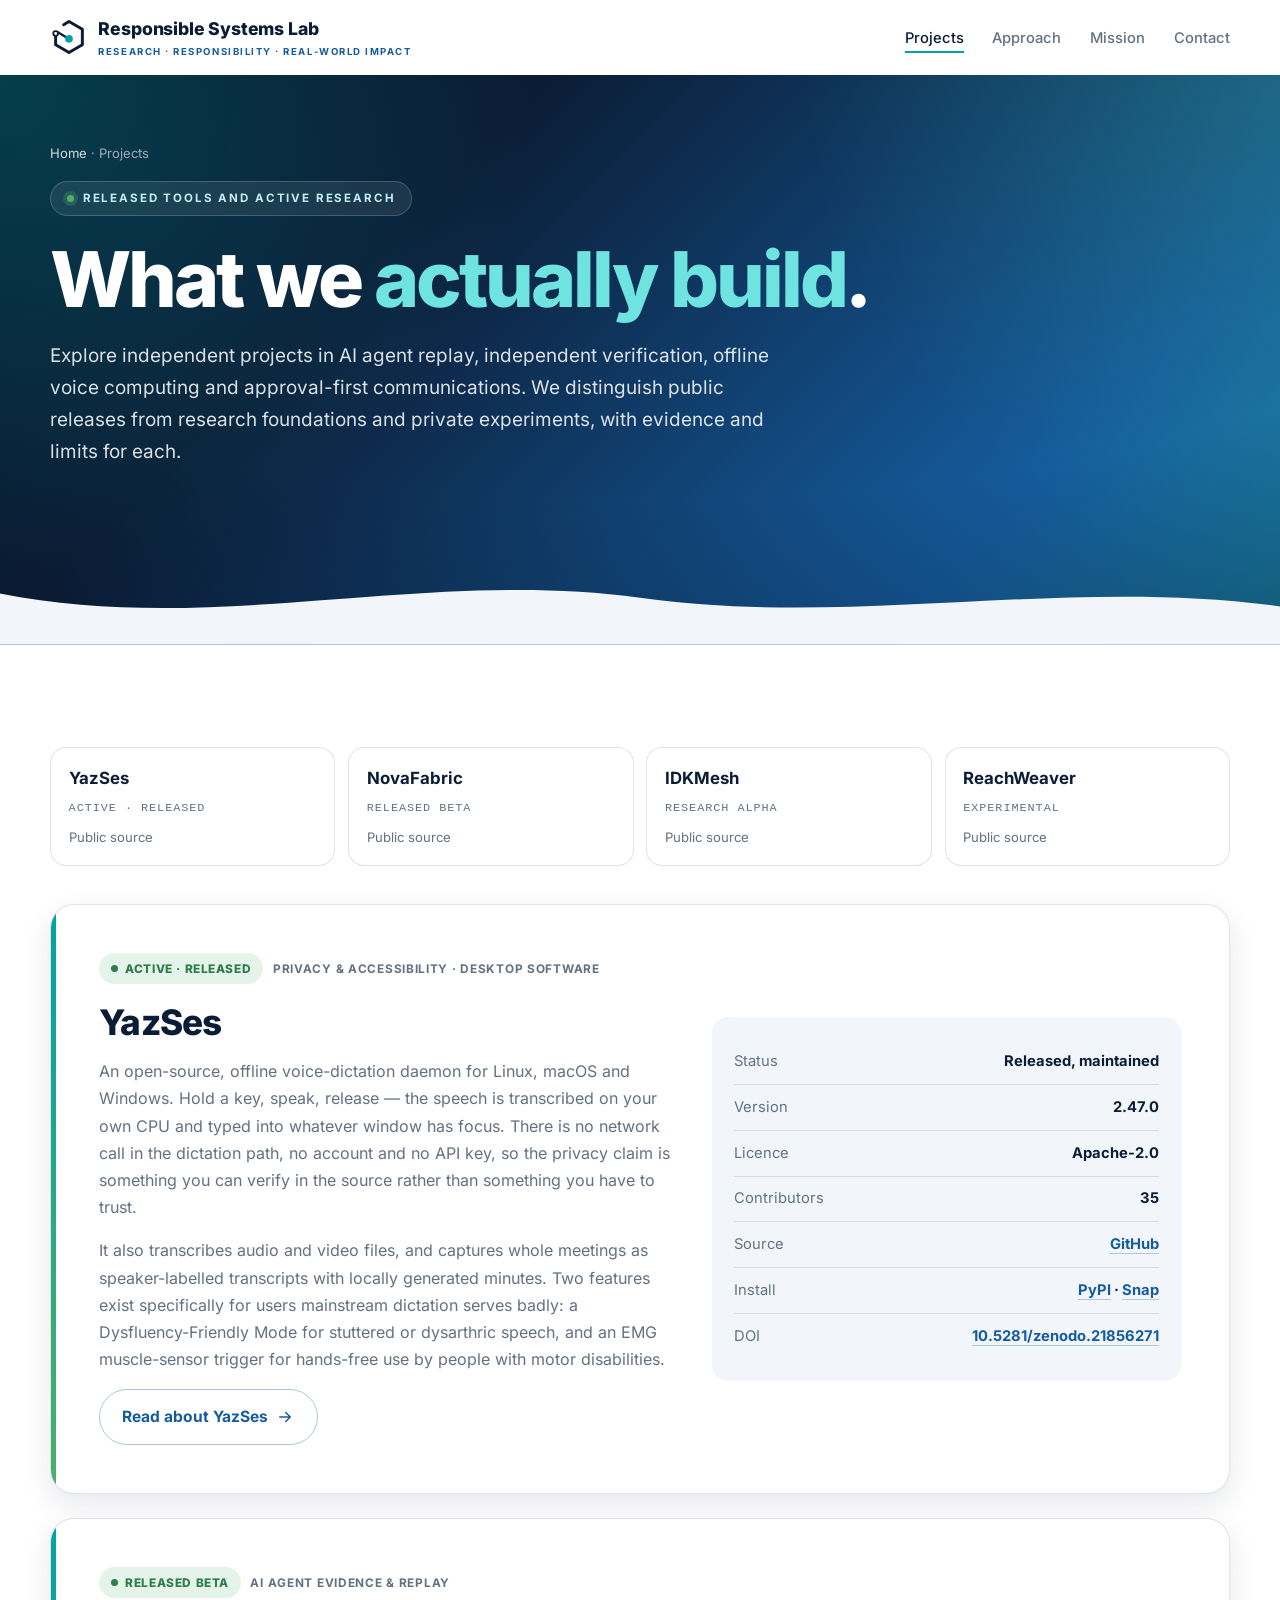
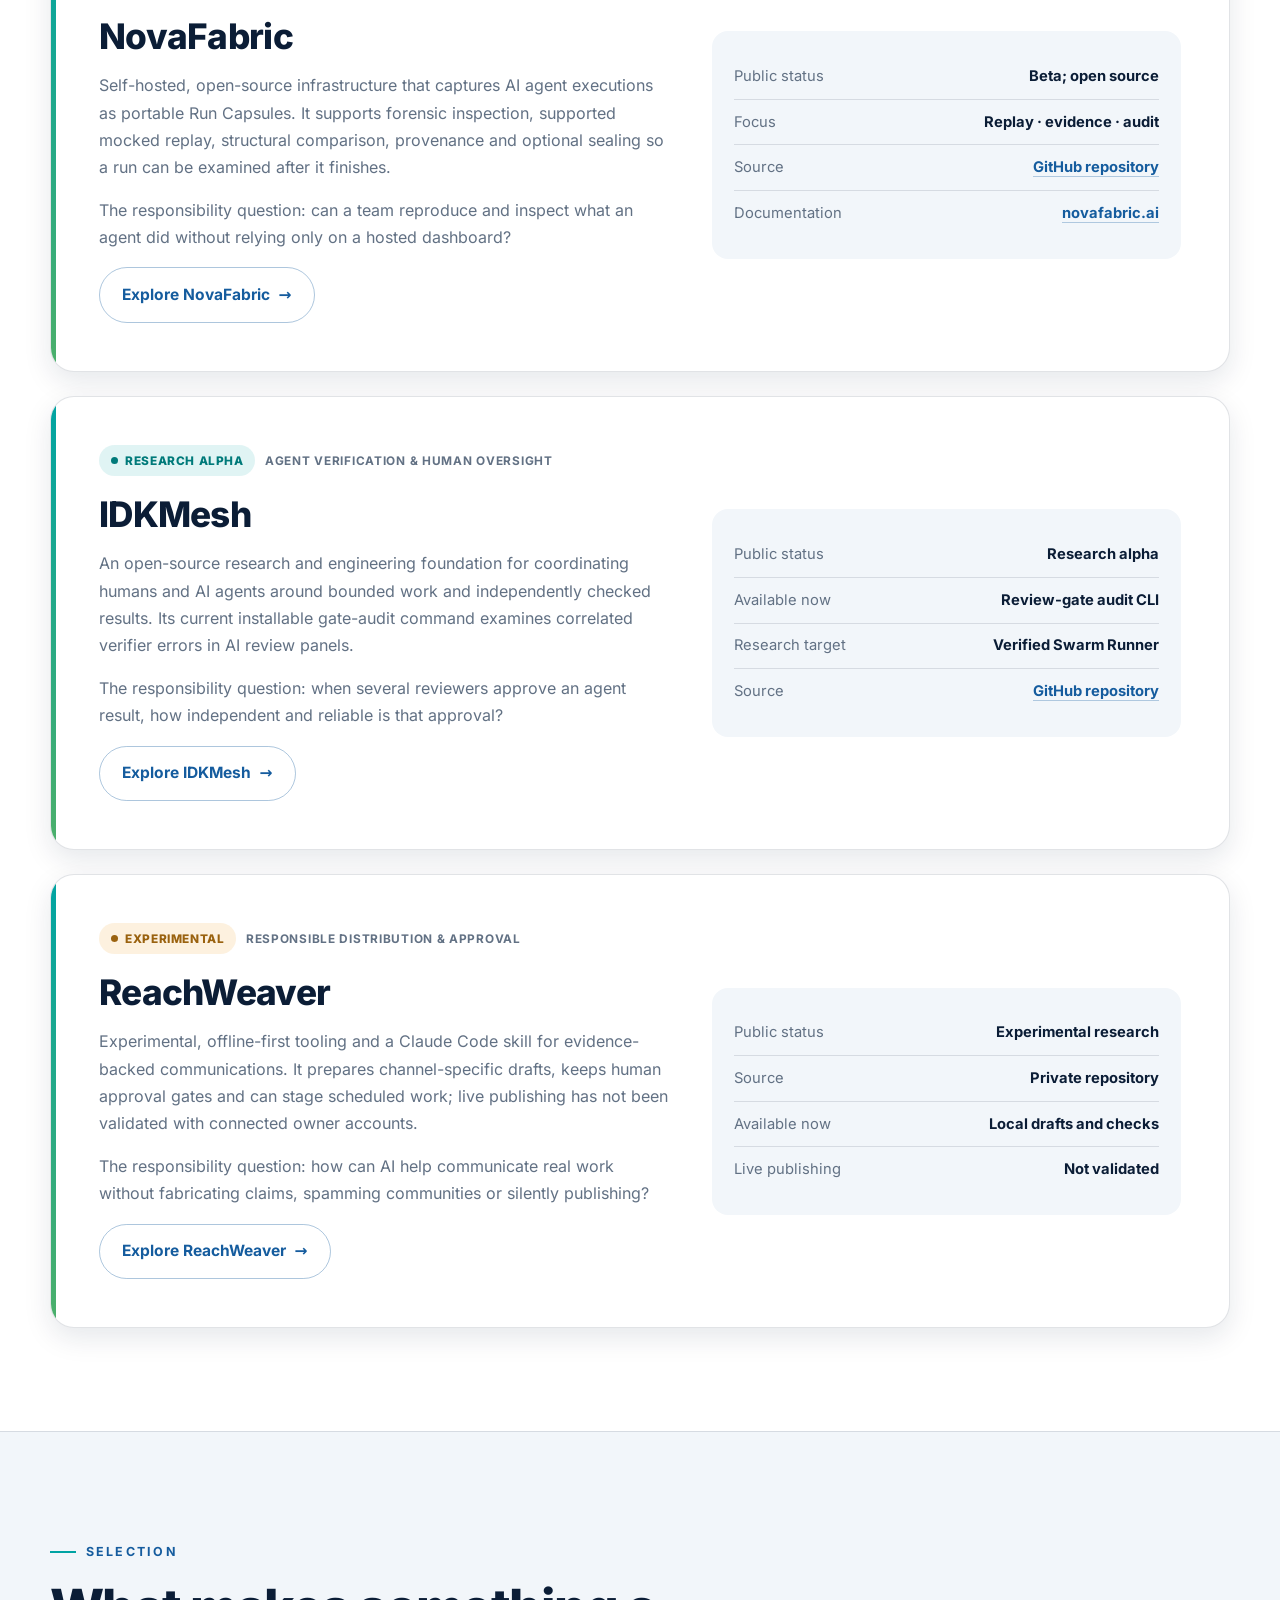
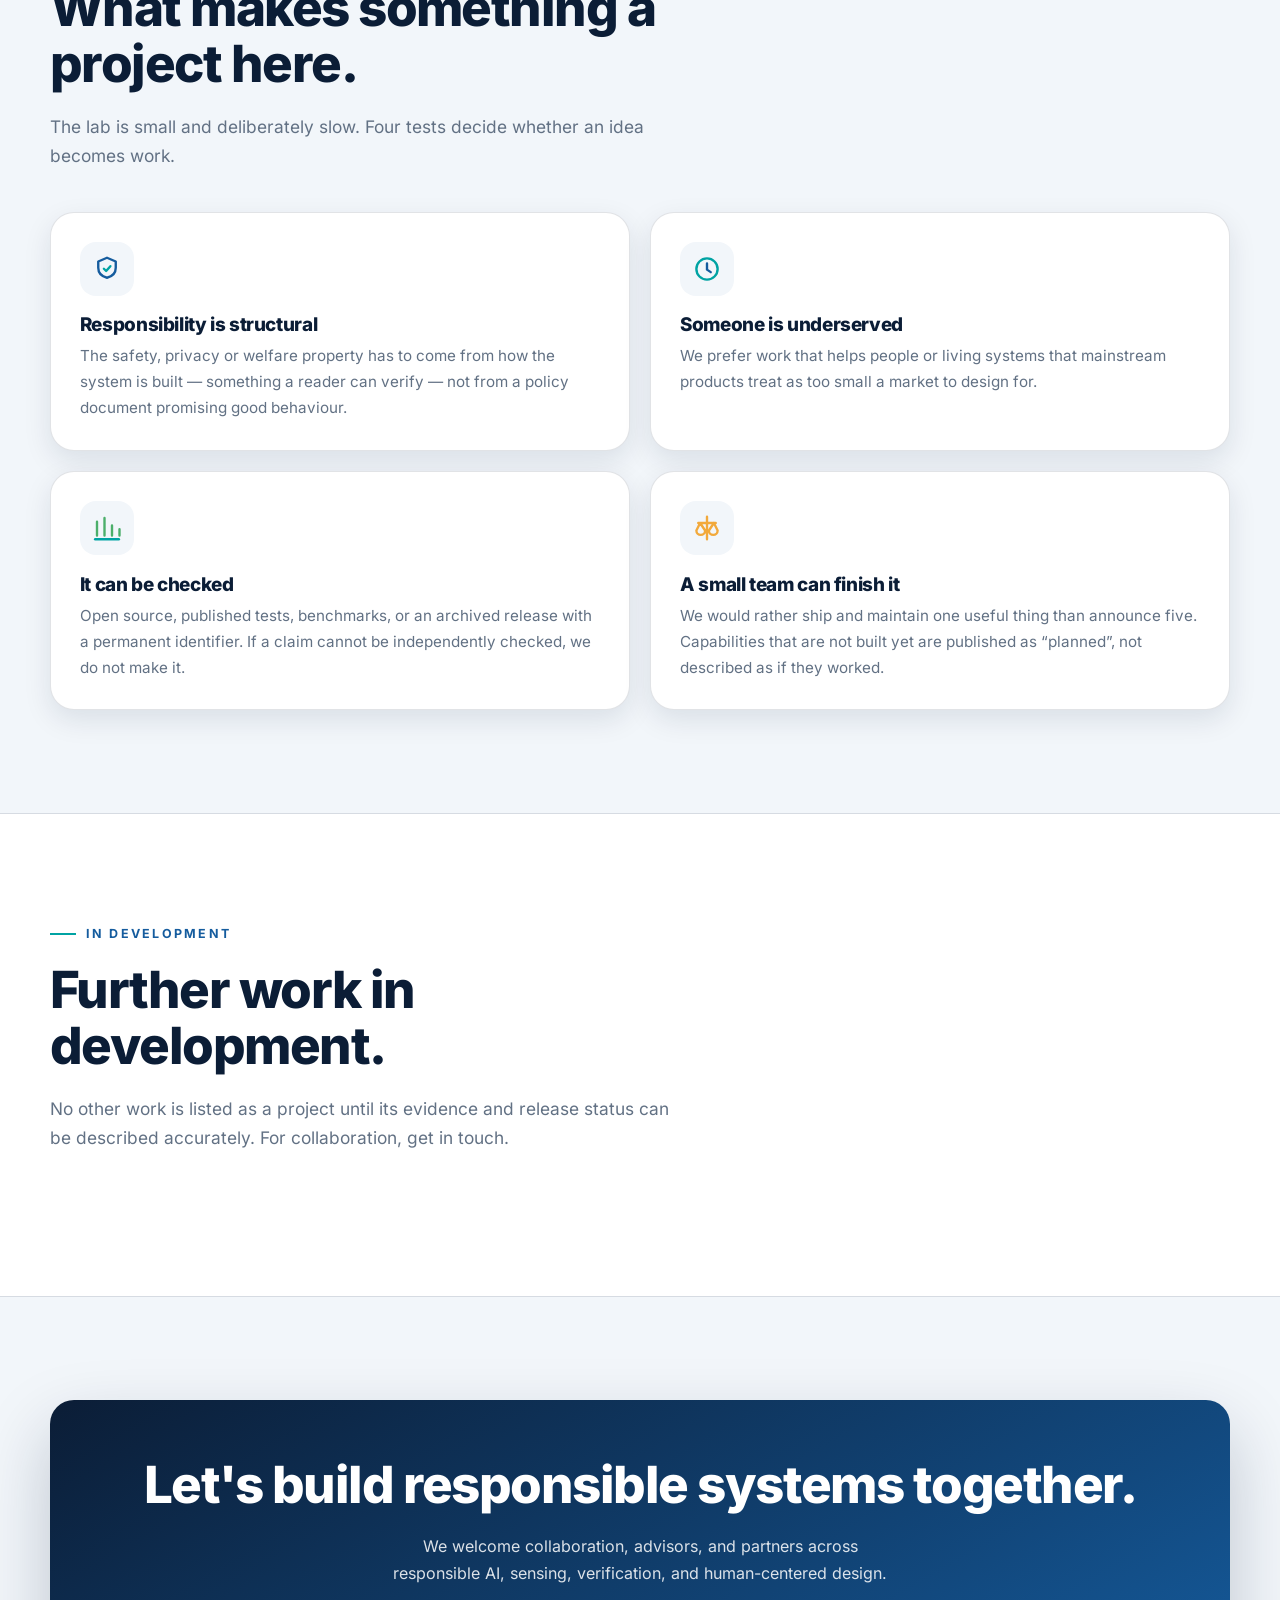
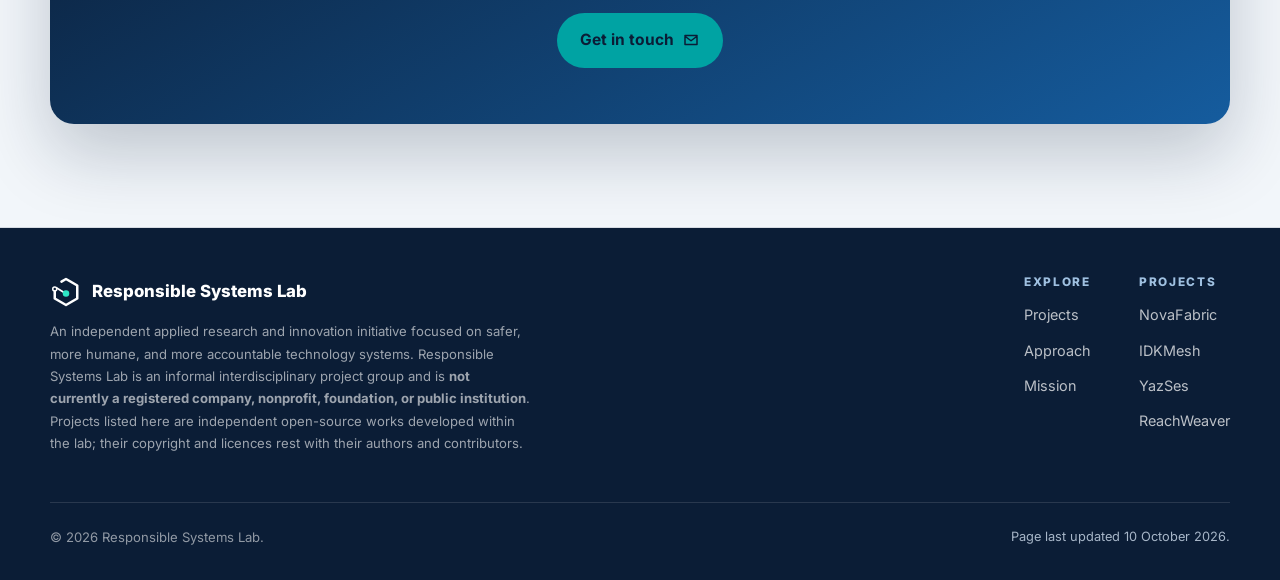
<file: website/projects.html>
<!DOCTYPE html>
<html lang="en">
<head>
<meta charset="UTF-8" />
<meta name="viewport" content="width=device-width, initial-scale=1.0" />
<meta name="theme-color" content="#0B1D36" />
<title>AI Verification & Privacy Projects | Responsible Systems Lab</title>
<meta name="description" content="Explore Responsible Systems Lab projects: NovaFabric for AI agent replay, IDKMesh for verification, YazSes for private dictation and ReachWeaver research." />
<link rel="icon" type="image/svg+xml" href="data:image/svg+xml,%3Csvg xmlns='http://www.w3.org/2000/svg' viewBox='0 0 128 128'%3E%3Crect width='128' height='128' rx='28' fill='%230B1D36'/%3E%3Cg transform='translate%2864 64%29 scale%28.8%29 translate%28-64 -64%29'%3E%3Cpath d='M46 22.5 64 12 109 38V90L64 116 19 90V60' fill='none' stroke='%23FFFFFF' stroke-width='12' stroke-linecap='round' stroke-linejoin='round'/%3E%3Ccircle cx='19' cy='51' r='9' fill='%230B1D36' stroke='%23FFFFFF' stroke-width='7'/%3E%3Cpath d='M28 47 52 63' stroke='%23FFFFFF' stroke-width='8' stroke-linecap='round'/%3E%3Ccircle cx='64' cy='70' r='15' fill='%232EE6C5'/%3E%3C/g%3E%3C/svg%3E" />
<link rel="preload" href="assets/fonts/inter-latin-var.woff2" as="font" type="font/woff2" crossorigin />
<link rel="stylesheet" href="styles/rsl.css?v=20261011f" />
<link rel="canonical" href="https://responsiblesystemslab.org/projects.html" />
<meta name="robots" content="index, follow, max-snippet:-1, max-image-preview:large, max-video-preview:-1" />
<meta property="og:type" content="website" />
<meta property="og:site_name" content="Responsible Systems Lab" />
<meta property="og:title" content="AI Verification & Privacy Projects | Responsible Systems Lab" />
<meta property="og:description" content="Explore NovaFabric, IDKMesh, YazSes and ReachWeaver with maturity labels, source links and limitations." />
<meta property="og:url" content="https://responsiblesystemslab.org/projects.html" />
<meta property="og:image" content="https://responsiblesystemslab.org/assets/og-rsl-v3.png" />
<meta property="og:image:width" content="1200" /><meta property="og:image:height" content="630" />
<meta property="og:image:alt" content="Responsible Systems Lab — technology with responsibility built in" />
<meta name="twitter:card" content="summary_large_image" />
<meta name="twitter:title" content="AI Verification & Privacy Projects | Responsible Systems Lab" />
<meta name="twitter:description" content="Explore NovaFabric, IDKMesh, YazSes and ReachWeaver with maturity labels, source links and limitations." />
<meta name="twitter:image" content="https://responsiblesystemslab.org/assets/og-rsl-v3.png" />
<script type="application/ld+json">
{"@context":"https://schema.org","@graph":[
{"@type":"CollectionPage","@id":"https://responsiblesystemslab.org/projects.html#webpage","url":"https://responsiblesystemslab.org/projects.html","name":"AI Verification & Privacy Projects | Responsible Systems Lab","isPartOf":{"@id":"https://responsiblesystemslab.org/#website"},"about":{"@id":"https://responsiblesystemslab.org/#org"},"dateModified":"2026-11-02",
 "mainEntity":{"@type":"ItemList","itemListOrder":"https://schema.org/ItemListOrderDescending","numberOfItems":4,"itemListElement":[
   {"@type":"ListItem","position":1,"url":"https://responsiblesystemslab.org/yazses.html","name":"YazSes — offline voice dictation"},{"@type":"ListItem","position":2,"url":"https://responsiblesystemslab.org/novafabric.html","name":"NovaFabric — agent replay"},{"@type":"ListItem","position":3,"url":"https://responsiblesystemslab.org/idkmesh.html","name":"IDKMesh — verifier research"},{"@type":"ListItem","position":4,"url":"https://responsiblesystemslab.org/reachweaver.html","name":"ReachWeaver — experimental distribution"}]},
 "breadcrumb":{"@type":"BreadcrumbList","itemListElement":[
   {"@type":"ListItem","position":1,"name":"Home","item":"https://responsiblesystemslab.org/"},
   {"@type":"ListItem","position":2,"name":"Projects"}]}}
]}
</script>
</head>
<body>
<a class="skip-link" href="#top">Skip to content</a>

<svg width="0" height="0" style="position:absolute" aria-hidden="true"><defs>
  <!-- Open Hexagon mark (assets/brand/rsl/brand-kit/logo/svg/rsl-symbol-color.svg), scaled 128 -> 40 -->
  <g id="rsl-mark" transform="scale(0.3125)">
    <path d="M46 22.5 L64 12 L109 38 V90 L64 116 L19 90 V62" fill="none" stroke="#0B1D36" stroke-width="10" stroke-linecap="round" stroke-linejoin="round"/>
    <circle cx="19" cy="52" r="8" fill="none" stroke="#0B1D36" stroke-width="6"/>
    <path d="M27 48 L53 64" stroke="#0B1D36" stroke-width="7" stroke-linecap="round"/>
    <circle cx="64" cy="70" r="13" fill="#00A3A3"/>
  </g>
  <!-- Reversed variant for the navy footer -->
  <g id="rsl-mark-rev" transform="scale(0.3125)">
    <path d="M46 22.5 L64 12 L109 38 V90 L64 116 L19 90 V62" fill="none" stroke="#FFFFFF" stroke-width="10" stroke-linecap="round" stroke-linejoin="round"/>
    <circle cx="19" cy="52" r="8" fill="none" stroke="#FFFFFF" stroke-width="6"/>
    <path d="M27 48 L53 64" stroke="#FFFFFF" stroke-width="7" stroke-linecap="round"/>
    <circle cx="64" cy="70" r="13" fill="#2EE6C5"/>
  </g>
</defs></svg>

<!-- ============ HEADER ============ -->
<header class="site-header" id="header">
  <div class="container nav">
    <a class="brand" href="/">
      <svg class="mark" viewBox="0 0 40 40"><use href="#rsl-mark"/></svg>
      <span>Responsible Systems Lab<small>Research · Responsibility · Real-world impact</small></span>
    </a>
    <nav>
      <ul class="nav-links">
        <li><a href="projects.html">Projects</a></li>
        <li><a href="approach.html">Approach</a></li>
        <li><a href="/#mission">Mission</a></li>
        <li><a href="contact.html">Contact</a></li>
      </ul>
    </nav>
    <button class="nav-toggle" id="navToggle" aria-label="Open menu" aria-expanded="false"><span></span><span></span><span></span></button>
  </div>
</header>

<main id="top" tabindex="-1">

<!-- ============ HERO ============ -->
<section class="hero hero-compact">
  <div class="container hero-grid">
    <div>
      <p class="crumb reveal"><a href="/">Home</a> · Projects</p>
      <span class="hero-tag reveal"><span class="dot"></span> Released tools and active research</span>
      <h1 class="reveal d1">What we <em>actually build</em>.</h1>
      <p class="hero-sub reveal d2">Explore independent projects in AI agent replay, independent verification, offline voice computing and approval-first communications. We distinguish public releases from research foundations and private experiments, with evidence and limits for each.</p>
    </div>
  </div>
  <svg class="wave" viewBox="0 0 1440 90" preserveAspectRatio="none" aria-hidden="true"><path d="M0,30 C240,80 480,0 720,35 C960,70 1200,10 1440,45 L1440,90 L0,90 Z"></path></svg>
</section>

<!-- ============ FEATURED PROJECT ============ -->
<section>
  <div class="container">
    <h2 class="sr-only">Our projects</h2>
    <ul class="maturity">
      <li><a href="#yazses"><strong>YazSes</strong><span class="mono">Active · released</span><span class="src">Public source</span></a></li>
      <li><a href="#novafabric"><strong>NovaFabric</strong><span class="mono">Released beta</span><span class="src">Public source</span></a></li>
      <li><a href="#idkmesh"><strong>IDKMesh</strong><span class="mono">Research alpha</span><span class="src">Public source</span></a></li>
      <li><a href="#reachweaver"><strong>ReachWeaver</strong><span class="mono">Experimental</span><span class="src">Public source</span></a></li>
    </ul>
    <div id="yazses" class="project reveal">
      <div>
        <div class="p-meta">
          <span class="badge badge-active">Active · released</span>
          <span class="p-cat">Privacy &amp; accessibility · desktop software</span>
        </div>
        <h3>YazSes</h3>
        <p>An open-source, offline voice-dictation daemon for Linux, macOS and Windows. Hold a key, speak, release — the speech is transcribed on your own CPU and typed into whatever window has focus. There is no network call in the dictation path, no account and no API key, so the privacy claim is something you can verify in the source rather than something you have to trust.</p>
        <p>It also transcribes audio and video files, and captures whole meetings as speaker-labelled transcripts with locally generated minutes. Two features exist specifically for users mainstream dictation serves badly: a Dysfluency-Friendly Mode for stuttered or dysarthric speech, and an EMG muscle-sensor trigger for hands-free use by people with motor disabilities.</p>
        <div class="hero-actions">
          <a class="btn btn-outline" href="yazses.html">Read about YazSes
            <svg viewBox="0 0 24 24" fill="none" stroke="currentColor" stroke-width="2"><path d="M5 12h14M13 6l6 6-6 6" stroke-linecap="round" stroke-linejoin="round"/></svg>
          </a>
        </div>
      </div>
      <div class="p-side">
        <ul class="spec">
          <li><span class="k">Status</span><span class="v">Released, maintained</span></li>
          <li><span class="k">Version</span><span class="v">2.47.0</span></li>
          <li><span class="k">Licence</span><span class="v">Apache-2.0</span></li>
          <li><span class="k">Contributors</span><span class="v">35</span></li>
          <li><span class="k">Source</span><span class="v"><a href="https://github.com/MSKazemi/yazses" rel="noopener">GitHub</a></span></li>
          <li><span class="k">Install</span><span class="v"><a href="https://pypi.org/project/yazses/" rel="noopener">PyPI</a> · <a href="https://snapcraft.io/yazses" rel="noopener">Snap</a></span></li>
          <li><span class="k">DOI</span><span class="v"><a href="https://doi.org/10.5281/zenodo.21856271" rel="noopener">10.5281/zenodo.21856271</a></span></li>
        </ul>
      </div>
    </div>

    <div id="novafabric" class="project reveal">
      <div>
        <div class="p-meta">
          <span class="badge badge-active">Released beta</span>
          <span class="p-cat">AI agent evidence &amp; replay</span>
        </div>
        <h3>NovaFabric</h3>
        <p>Self-hosted, open-source infrastructure that captures AI agent executions as portable Run Capsules. It supports forensic inspection, supported mocked replay, structural comparison, provenance and optional sealing so a run can be examined after it finishes.</p>
        <p>The responsibility question: can a team reproduce and inspect what an agent did without relying only on a hosted dashboard?</p>
        <div class="hero-actions"><a class="btn btn-outline" href="novafabric.html">Explore NovaFabric <span aria-hidden="true">→</span></a></div>
      </div>
      <div class="p-side"><ul class="spec">
        <li><span class="k">Public status</span><span class="v">Beta; open source</span></li>
        <li><span class="k">Focus</span><span class="v">Replay · evidence · audit</span></li>
        <li><span class="k">Source</span><span class="v"><a href="https://github.com/MSKazemi/novafabric" rel="noopener">GitHub repository</a></span></li>
        <li><span class="k">Documentation</span><span class="v"><a href="https://novafabric.ai/" rel="noopener">novafabric.ai</a></span></li>
      </ul></div>
    </div>

    <div id="idkmesh" class="project reveal">
      <div>
        <div class="p-meta">
          <span class="badge badge-research">Research alpha</span>
          <span class="p-cat">Agent verification &amp; human oversight</span>
        </div>
        <h3>IDKMesh</h3>
        <p>An open-source research and engineering foundation for coordinating humans and AI agents around bounded work and independently checked results. Its current installable gate-audit command examines correlated verifier errors in AI review panels.</p>
        <p>The responsibility question: when several reviewers approve an agent result, how independent and reliable is that approval?</p>
        <div class="hero-actions"><a class="btn btn-outline" href="idkmesh.html">Explore IDKMesh <span aria-hidden="true">→</span></a></div>
      </div>
      <div class="p-side"><ul class="spec">
        <li><span class="k">Public status</span><span class="v">Research alpha</span></li>
        <li><span class="k">Available now</span><span class="v">Review-gate audit CLI</span></li>
        <li><span class="k">Research target</span><span class="v">Verified Swarm Runner</span></li>
        <li><span class="k">Source</span><span class="v"><a href="https://github.com/MSKazemi/idkmesh" rel="noopener">GitHub repository</a></span></li>
      </ul></div>
    </div>

    <div id="reachweaver" class="project reveal">
      <div>
        <div class="p-meta">
          <span class="badge badge-prototype">Experimental</span>
          <span class="p-cat">Responsible distribution &amp; approval</span>
        </div>
        <h3>ReachWeaver</h3>
        <p>Experimental, offline-first tooling and a Claude Code skill for evidence-backed communications. It prepares channel-specific drafts, keeps human approval gates and can stage scheduled work; live publishing has not been validated with connected owner accounts.</p>
        <p>The responsibility question: how can AI help communicate real work without fabricating claims, spamming communities or silently publishing?</p>
        <div class="hero-actions"><a class="btn btn-outline" href="reachweaver.html">Explore ReachWeaver <span aria-hidden="true">→</span></a></div>
      </div>
      <div class="p-side"><ul class="spec">
        <li><span class="k">Public status</span><span class="v">Experimental research</span></li>
        <li><span class="k">Source</span><span class="v">Private repository</span></li>
        <li><span class="k">Available now</span><span class="v">Local drafts and checks</span></li>
        <li><span class="k">Live publishing</span><span class="v">Not validated</span></li>
      </ul></div>
    </div>
  </div>
</section>

<!-- ============ HOW WE CHOOSE ============ -->
<section class="section-mist">
  <div class="container">
    <div class="section-head reveal">
      <span class="eyebrow">Selection</span>
      <h2>What makes something a project here.</h2>
      <p>The lab is small and deliberately slow. Four tests decide whether an idea becomes work.</p>
    </div>
    <div class="focus-grid pair">
      <div class="focus-card reveal">
        <div class="focus-ico ico-blue"><svg viewBox="0 0 24 24">
          <path d="M12 3l7 3v5c0 4.4-3 7-7 8-4-1-7-3.6-7-8V6l7-3z" stroke="currentColor"/>
          <path d="M9.5 11.8l1.8 1.8 3.4-3.8" class="s2"/></svg></div>
        <h3>Responsibility is structural</h3>
        <p>The safety, privacy or welfare property has to come from how the system is built — something a reader can verify — not from a policy document promising good behaviour.</p>
      </div>
      <div class="focus-card reveal d1">
        <div class="focus-ico ico-teal"><svg viewBox="0 0 24 24">
          <circle cx="12" cy="12" r="8.5" stroke="currentColor"/>
          <path d="M12 7.5v5l3 2" class="s2"/></svg></div>
        <h3>Someone is underserved</h3>
        <p>We prefer work that helps people or living systems that mainstream products treat as too small a market to design for.</p>
      </div>
      <div class="focus-card reveal d2">
        <div class="focus-ico ico-green"><svg viewBox="0 0 24 24">
          <path d="M4 18V7M10 18V4M16 18v-8M22 18v-5" stroke="currentColor"/>
          <path d="M2.5 21h19" class="s2"/></svg></div>
        <h3>It can be checked</h3>
        <p>Open source, published tests, benchmarks, or an archived release with a permanent identifier. If a claim cannot be independently checked, we do not make it.</p>
      </div>
      <div class="focus-card reveal">
        <div class="focus-ico ico-amber"><svg viewBox="0 0 24 24">
          <path d="M12 3v18M5 8h14M6.5 8l-3 6a3.5 3.5 0 007 0z" stroke="currentColor"/>
          <path d="M17.5 8l3 6a3.5 3.5 0 01-7 0z" stroke="currentColor"/></svg></div>
        <h3>A small team can finish it</h3>
        <p>We would rather ship and maintain one useful thing than announce five. Capabilities that are not built yet are published as “planned”, not described as if they worked.</p>
      </div>
    </div>
  </div>
</section>

<!-- ============ IN DEVELOPMENT ============ -->
<section>
  <div class="container">
    <div class="section-head reveal">
      <span class="eyebrow">In development</span>
      <h2>Further work in development.</h2>
      <p>No other work is listed as a project until its evidence and release status can be described accurately. For collaboration, <a href="/#contact">get in touch</a>.</p>
    </div>
  </div>
</section>

<!-- ============ CONTACT ============ -->
<section class="section-mist">
  <div class="container">
    <div class="contact-card reveal">
      <h2>Let's build responsible systems together.</h2>
      <p>We welcome collaboration, advisors, and partners across responsible AI, sensing, verification, and human-centered design.</p>
      <a class="btn btn-teal" href="mailto:contact@responsiblesystemslab.org">Get in touch
        <svg viewBox="0 0 24 24" fill="none" stroke="currentColor" stroke-width="2"><path d="M4 6h16v12H4z M4 7l8 6 8-6" stroke-linecap="round" stroke-linejoin="round"/></svg>
      </a>
    </div>
  </div>
</section>

</main>

<!-- ============ FOOTER ============ -->
<footer class="site-footer">
  <div class="container">
    <div class="footer-inner">
      <div>
        <div class="footer-brand"><svg class="mark" viewBox="0 0 40 40"><use href="#rsl-mark-rev"/></svg> Responsible Systems Lab</div>
        <p class="footer-status">An independent applied research and innovation initiative focused on safer, more humane, and more accountable technology systems. Responsible Systems Lab is an informal interdisciplinary project group and is <strong>not currently a registered company, nonprofit, foundation, or public institution</strong>. Projects listed here are independent open-source works developed within the lab; their copyright and licences rest with their authors and contributors.</p>
      </div>
      <div class="footer-cols">
        <div>
          <p class="footer-heading">Explore</p>
          <ul>
            <li><a href="projects.html">Projects</a></li>
            <li><a href="approach.html">Approach</a></li>
            <li><a href="/#mission">Mission</a></li>
          </ul>
        </div>
        <div>
          <p class="footer-heading">Projects</p>
          <ul>
            <li><a href="novafabric.html">NovaFabric</a></li>
<li><a href="idkmesh.html">IDKMesh</a></li>
<li><a href="yazses.html">YazSes</a></li>
<li><a href="reachweaver.html">ReachWeaver</a></li>
          </ul>
        </div>
      </div>
    </div>
    <div class="footer-bottom">
      <span>© 2026 Responsible Systems Lab.</span>
      <span class="updated">Page last updated 10 October 2026.</span>
    </div>
  </div>
</footer>

<script src="scripts/site.js?v=20261011f"></script>
</body>
</html>
</file>
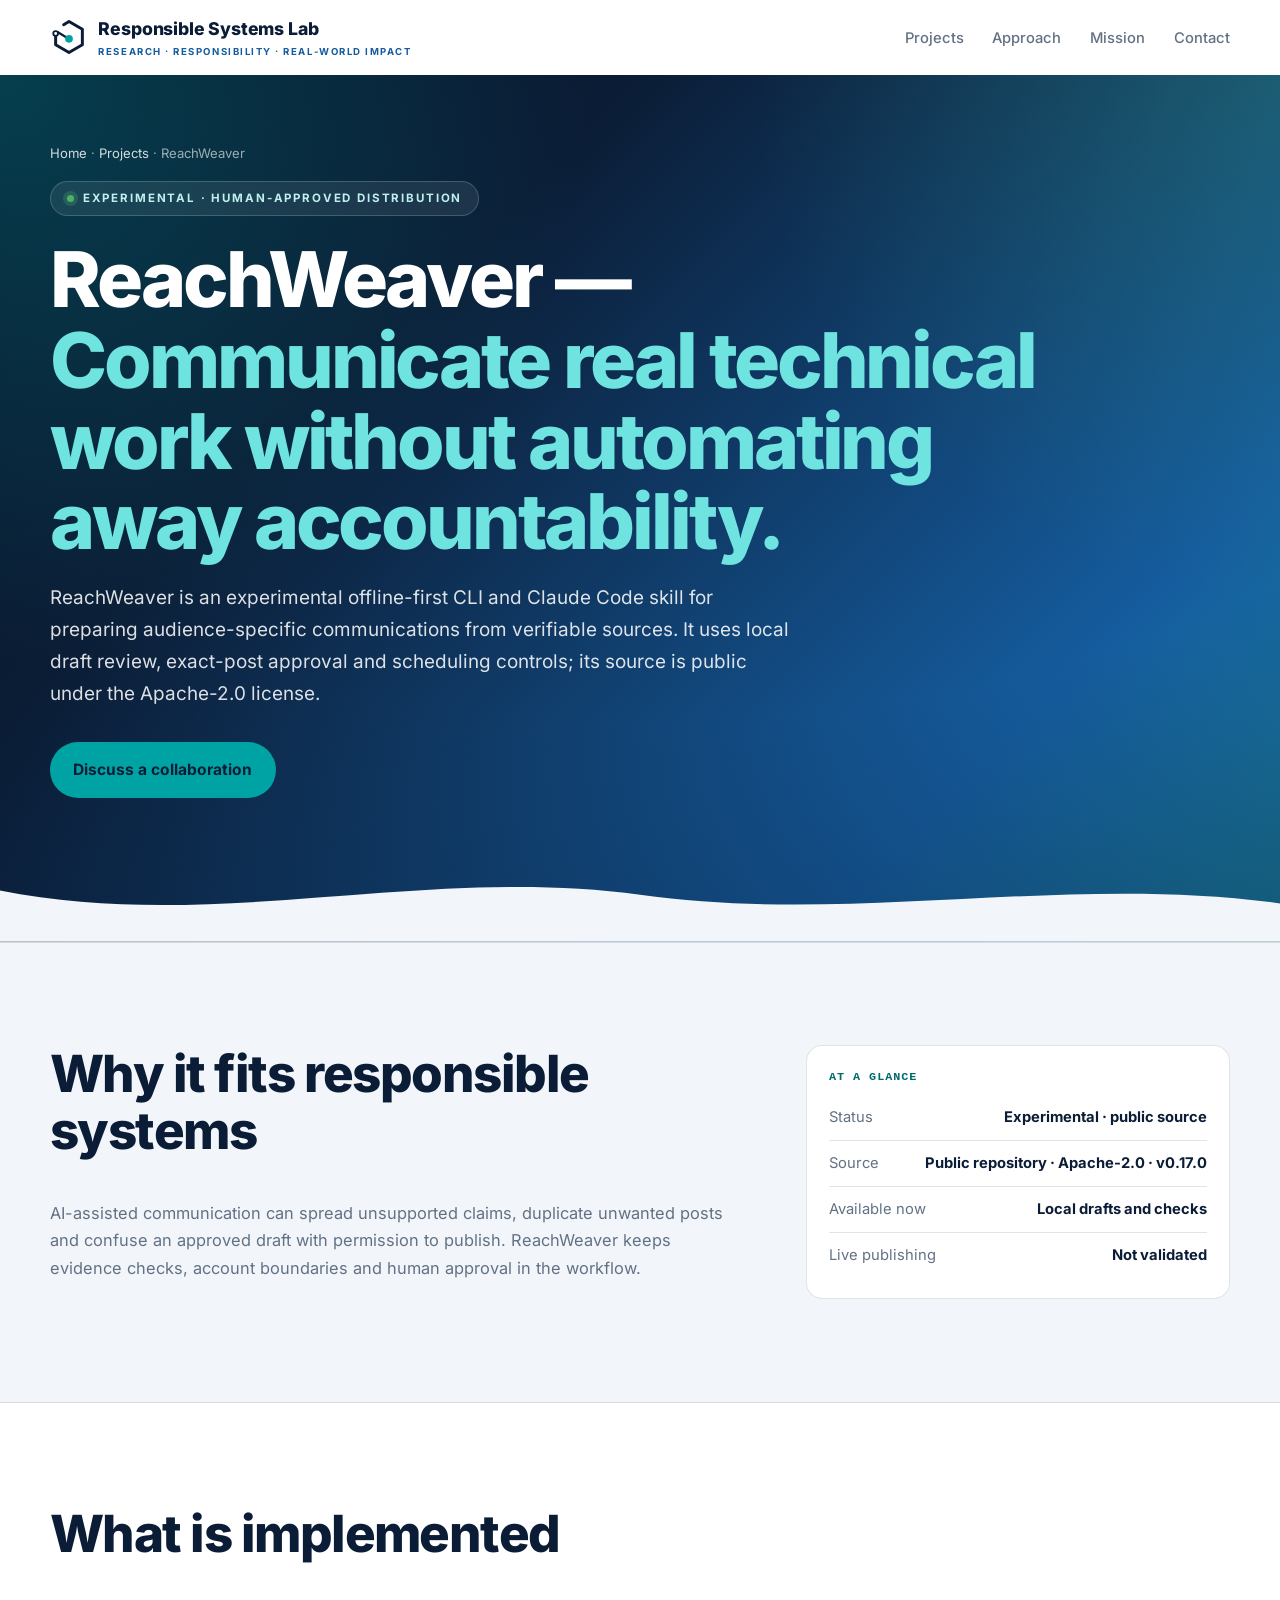
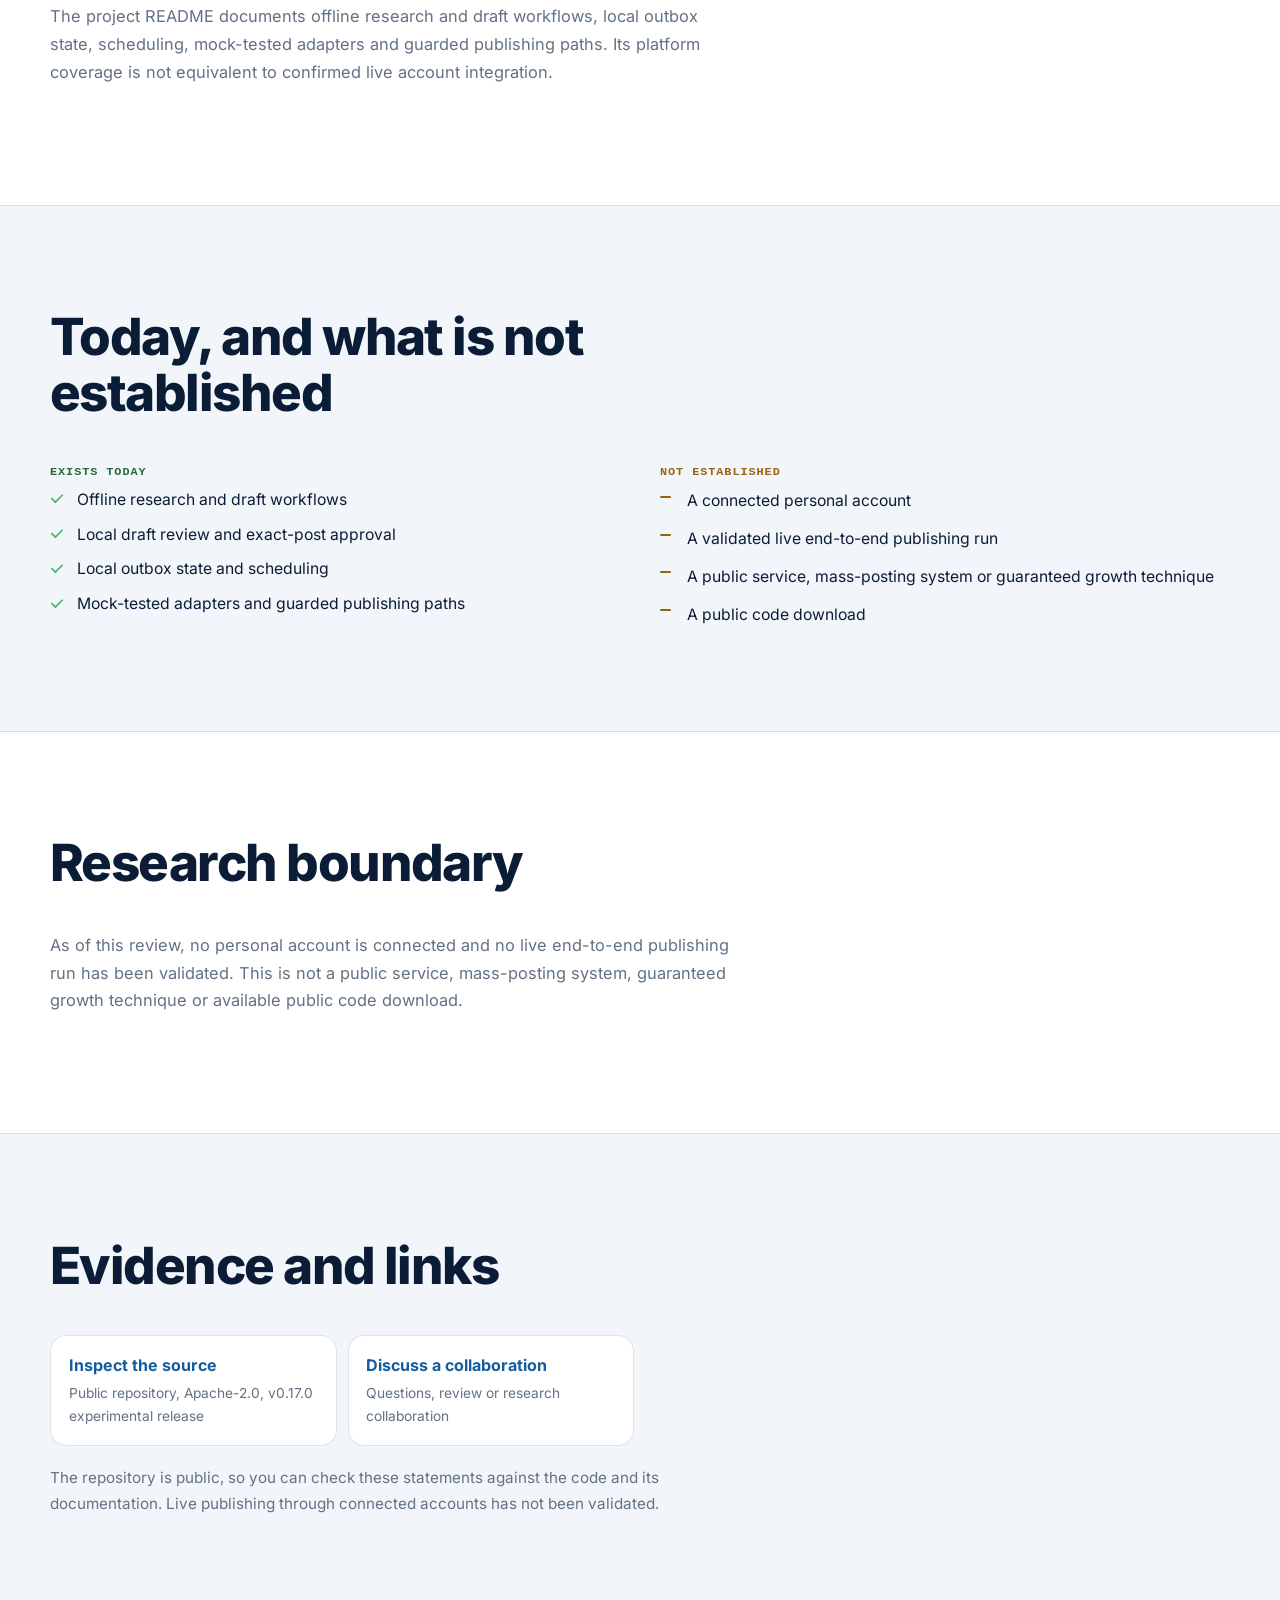
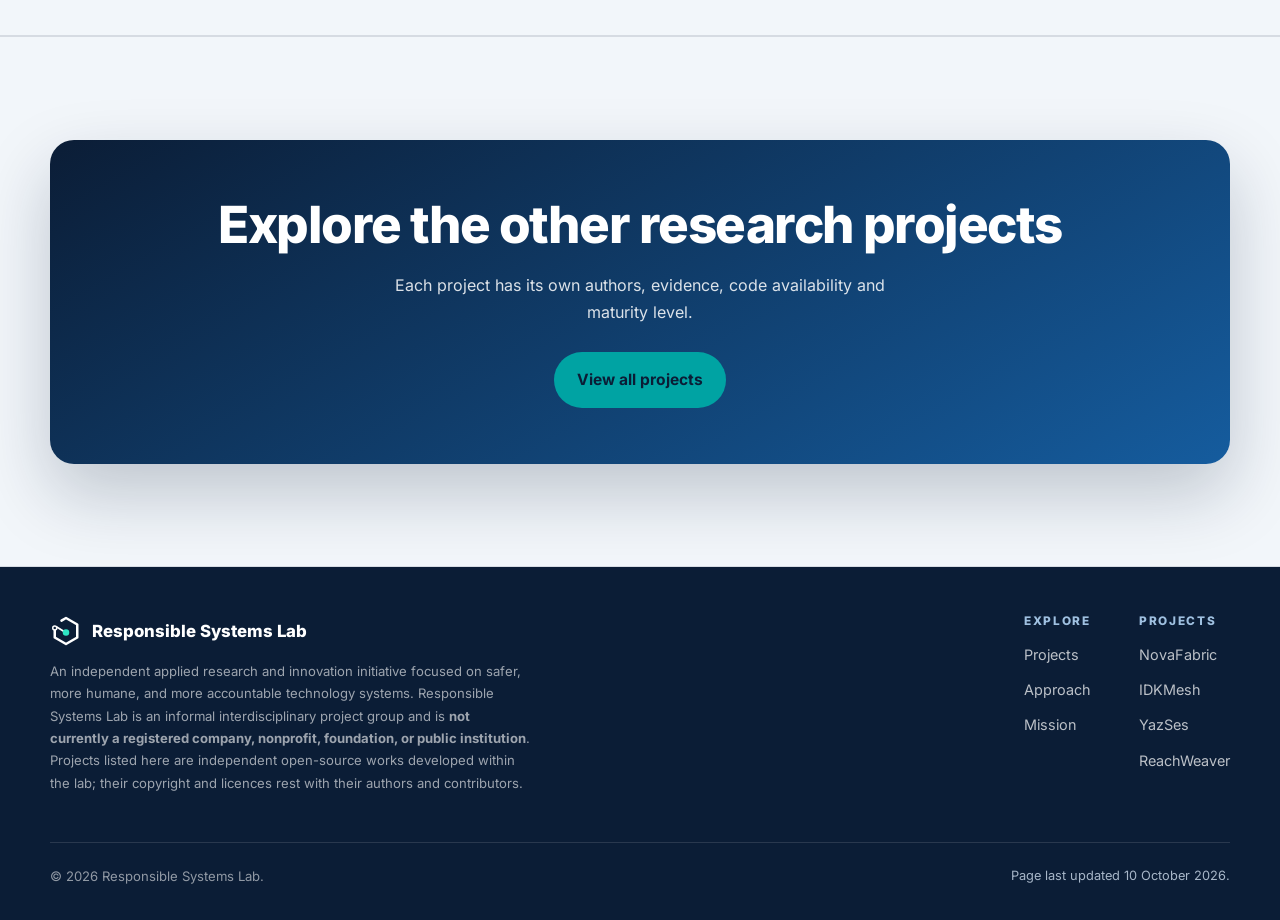
<file: website/reachweaver.html>
<!DOCTYPE html>
<html lang="en"><head>
<meta charset="UTF-8" /><meta name="viewport" content="width=device-width, initial-scale=1.0" />
<meta name="theme-color" content="#0B1D36" />
<title>ReachWeaver — Evidence-Based Outreach | RSL</title>
<meta name="description" content="ReachWeaver explores accountable social distribution: source-backed drafts, human approvals and measurable learning. Experimental, open source (Apache-2.0)." />
<link rel="canonical" href="https://responsiblesystemslab.org/reachweaver.html" />
<link rel="icon" type="image/svg+xml" href="data:image/svg+xml,%3Csvg xmlns='http://www.w3.org/2000/svg' viewBox='0 0 128 128'%3E%3Crect width='128' height='128' rx='28' fill='%230B1D36'/%3E%3Cg transform='translate%2864 64%29 scale%28.8%29 translate%28-64 -64%29'%3E%3Cpath d='M46 22.5 64 12 109 38V90L64 116 19 90V60' fill='none' stroke='%23FFFFFF' stroke-width='12' stroke-linecap='round' stroke-linejoin='round'/%3E%3Ccircle cx='19' cy='51' r='9' fill='%230B1D36' stroke='%23FFFFFF' stroke-width='7'/%3E%3Cpath d='M28 47 52 63' stroke='%23FFFFFF' stroke-width='8' stroke-linecap='round'/%3E%3Ccircle cx='64' cy='70' r='15' fill='%232EE6C5'/%3E%3C/g%3E%3C/svg%3E" />
<link rel="preload" href="assets/fonts/inter-latin-var.woff2" as="font" type="font/woff2" crossorigin />
<link rel="stylesheet" href="styles/rsl.css?v=20261011f" />
<meta name="robots" content="index, follow, max-image-preview:large" />
<meta property="og:type" content="article" /><meta property="og:site_name" content="Responsible Systems Lab" />
<meta property="og:title" content="ReachWeaver — Evidence-Based Outreach Research | Responsible Systems Lab" /><meta property="og:description" content="ReachWeaver explores accountable social distribution: source-backed drafts, explicit human approvals, scheduling and measurable learning. Experimental, open source (Apache-2.0)." /><meta property="og:url" content="https://responsiblesystemslab.org/reachweaver.html" />
<meta property="og:image" content="https://responsiblesystemslab.org/assets/og-rsl-v3.png" /><meta name="twitter:card" content="summary_large_image" />
<meta name="twitter:title" content="ReachWeaver — Evidence-Based Outreach Research | Responsible Systems Lab" /><meta name="twitter:description" content="ReachWeaver explores accountable social distribution: source-backed drafts, explicit human approvals, scheduling and measurable learning. Experimental, open source (Apache-2.0)." /><meta name="twitter:image" content="https://responsiblesystemslab.org/assets/og-rsl-v3.png" />
<script type="application/ld+json">{"@context":"https://schema.org","@graph":[{"@type":"WebPage","@id":"https://responsiblesystemslab.org/reachweaver.html#webpage","url":"https://responsiblesystemslab.org/reachweaver.html","name":"ReachWeaver — Evidence-Based Outreach Research | Responsible Systems Lab","isPartOf":{"@id":"https://responsiblesystemslab.org/#website"},"about":{"@id":"https://responsiblesystemslab.org/#org"},"dateModified":"2026-11-02","breadcrumb":{"@type":"BreadcrumbList","itemListElement":[{"@type":"ListItem","position":1,"name":"Home","item":"https://responsiblesystemslab.org/"},{"@type":"ListItem","position":2,"name":"Projects","item":"https://responsiblesystemslab.org/projects.html"},{"@type":"ListItem","position":3,"name":"ReachWeaver","item":"https://responsiblesystemslab.org/reachweaver.html"}]}}]}</script>
</head><body>
<a class="skip-link" href="#top">Skip to content</a>
<svg width="0" height="0" style="position:absolute" aria-hidden="true"><defs>
  <!-- Open Hexagon mark (assets/brand/rsl/brand-kit/logo/svg/rsl-symbol-color.svg), scaled 128 -> 40 -->
  <g id="rsl-mark" transform="scale(0.3125)">
    <path d="M46 22.5 L64 12 L109 38 V90 L64 116 L19 90 V62" fill="none" stroke="#0B1D36" stroke-width="10" stroke-linecap="round" stroke-linejoin="round"/>
    <circle cx="19" cy="52" r="8" fill="none" stroke="#0B1D36" stroke-width="6"/>
    <path d="M27 48 L53 64" stroke="#0B1D36" stroke-width="7" stroke-linecap="round"/>
    <circle cx="64" cy="70" r="13" fill="#00A3A3"/>
  </g>
  <!-- Reversed variant for the navy footer -->
  <g id="rsl-mark-rev" transform="scale(0.3125)">
    <path d="M46 22.5 L64 12 L109 38 V90 L64 116 L19 90 V62" fill="none" stroke="#FFFFFF" stroke-width="10" stroke-linecap="round" stroke-linejoin="round"/>
    <circle cx="19" cy="52" r="8" fill="none" stroke="#FFFFFF" stroke-width="6"/>
    <path d="M27 48 L53 64" stroke="#FFFFFF" stroke-width="7" stroke-linecap="round"/>
    <circle cx="64" cy="70" r="13" fill="#2EE6C5"/>
  </g>
</defs></svg>

<header class="site-header" id="header">
  <div class="container nav">
    <a class="brand" href="/">
      <svg class="mark" viewBox="0 0 40 40"><use href="#rsl-mark"/></svg>
      <span>Responsible Systems Lab<small>Research · Responsibility · Real-world impact</small></span>
    </a>
    <nav>
      <ul class="nav-links">
        <li><a href="projects.html">Projects</a></li>
        <li><a href="approach.html">Approach</a></li>
        <li><a href="/#mission">Mission</a></li>
        <li><a href="contact.html">Contact</a></li>
      </ul>
    </nav>
    <button class="nav-toggle" id="navToggle" aria-label="Open menu" aria-expanded="false"><span></span><span></span><span></span></button>
  </div>
</header>
<main id="top" tabindex="-1">
<section class="hero hero-compact"><div class="container hero-grid"><div>
<p class="crumb"><a href="/">Home</a> · <a href="projects.html">Projects</a> · ReachWeaver</p><span class="hero-tag"><span class="dot"></span>Experimental · human-approved distribution</span>
<h1>ReachWeaver — <em>Communicate real technical work without automating away accountability.</em></h1><p class="hero-sub">ReachWeaver is an experimental offline-first CLI and Claude Code skill for preparing audience-specific communications from verifiable sources. It uses local draft review, exact-post approval and scheduling controls; its source is public under the Apache-2.0 license.</p>
<div class="hero-actions"><a class="btn btn-teal" href="mailto:contact@responsiblesystemslab.org">Discuss a collaboration</a></div>
</div></div><svg class="wave" viewBox="0 0 1440 90" preserveAspectRatio="none" aria-hidden="true"><path d="M0,30 C240,80 480,0 720,35 C960,70 1200,10 1440,45 L1440,90 L0,90 Z"></path></svg></section>

<section class="section-mist"><div class="container detail-top">
  <div><div class="section-head"><h2>Why it fits responsible systems</h2></div><div class="prose"><p>AI-assisted communication can spread unsupported claims, duplicate unwanted posts and confuse an approved draft with permission to publish. ReachWeaver keeps evidence checks, account boundaries and human approval in the workflow.</p></div></div>
  <aside class="glance" aria-label="reachweaver at a glance"><span class="mono">At a glance</span><ul class="spec"><li><span class="k">Status</span><span class="v">Experimental · public source</span></li><li><span class="k">Source</span><span class="v">Public repository · Apache-2.0 · v0.17.0</span></li><li><span class="k">Available now</span><span class="v">Local drafts and checks</span></li><li><span class="k">Live publishing</span><span class="v">Not validated</span></li></ul></aside>
</div></section>

<section><div class="container"><div class="section-head"><h2>What is implemented</h2></div><div class="prose"><p>The project README documents offline research and draft workflows, local outbox state, scheduling, mock-tested adapters and guarded publishing paths. Its platform coverage is not equivalent to confirmed live account integration.</p></div></div></section>

<section class="section-mist"><div class="container"><div class="section-head"><h2>Today, and what is not established</h2></div>
  <div class="today-grid">
    <div class="exists"><span class="mono">Exists today</span><ul class="checks"><li>Offline research and draft workflows</li><li>Local draft review and exact-post approval</li><li>Local outbox state and scheduling</li><li>Mock-tested adapters and guarded publishing paths</li></ul></div>
    <div class="not"><span class="mono">Not established</span><ul class="limits"><li>A connected personal account</li><li>A validated live end-to-end publishing run</li><li>A public service, mass-posting system or guaranteed growth technique</li><li>A public code download</li></ul></div>
  </div>
</div></section>

<section><div class="container"><div class="section-head"><h2>Research boundary</h2></div><div class="prose"><p>As of this review, no personal account is connected and no live end-to-end publishing run has been validated. This is not a public service, mass-posting system, guaranteed growth technique or available public code download.</p></div></div></section>

<section class="section-mist"><div class="container"><div class="section-head"><h2>Evidence and links</h2></div><ul class="evidence-links"><li><a href="https://github.com/MSKazemi/reachweaver" rel="noopener"><strong>Inspect the source</strong><span>Public repository, Apache-2.0, v0.17.0 experimental release</span></a></li><li><a href="contact.html" rel="noopener"><strong>Discuss a collaboration</strong><span>Questions, review or research collaboration</span></a></li></ul><p class="evidence-note" style="margin-top:1.2rem">The repository is public, so you can check these statements against the code and its documentation. Live publishing through connected accounts has not been validated.</p></div></section>

<section class="section-mist"><div class="container"><div class="contact-card"><h2>Explore the other research projects</h2><p>Each project has its own authors, evidence, code availability and maturity level.</p><a class="btn btn-teal" href="projects.html">View all projects</a></div></div></section>
</main>
<footer class="site-footer">
  <div class="container">
    <div class="footer-inner">
      <div>
        <div class="footer-brand"><svg class="mark" viewBox="0 0 40 40"><use href="#rsl-mark-rev"/></svg> Responsible Systems Lab</div>
        <p class="footer-status">An independent applied research and innovation initiative focused on safer, more humane, and more accountable technology systems. Responsible Systems Lab is an informal interdisciplinary project group and is <strong>not currently a registered company, nonprofit, foundation, or public institution</strong>. Projects listed here are independent open-source works developed within the lab; their copyright and licences rest with their authors and contributors.</p>
      </div>
      <div class="footer-cols">
        <div>
          <p class="footer-heading">Explore</p>
          <ul>
            <li><a href="projects.html">Projects</a></li>
            <li><a href="approach.html">Approach</a></li>
            <li><a href="/#mission">Mission</a></li>
          </ul>
        </div>
        <div>
          <p class="footer-heading">Projects</p>
          <ul>
            <li><a href="novafabric.html">NovaFabric</a></li>
<li><a href="idkmesh.html">IDKMesh</a></li>
<li><a href="yazses.html">YazSes</a></li>
<li><a href="reachweaver.html">ReachWeaver</a></li>
          </ul>
        </div>
      </div>
    </div>
    <div class="footer-bottom">
      <span>© 2026 Responsible Systems Lab.</span>
      <span class="updated">Page last updated 10 October 2026.</span>
    </div>
  </div>
</footer>
<script src="scripts/site.js?v=20261011f"></script></body></html>
</file>
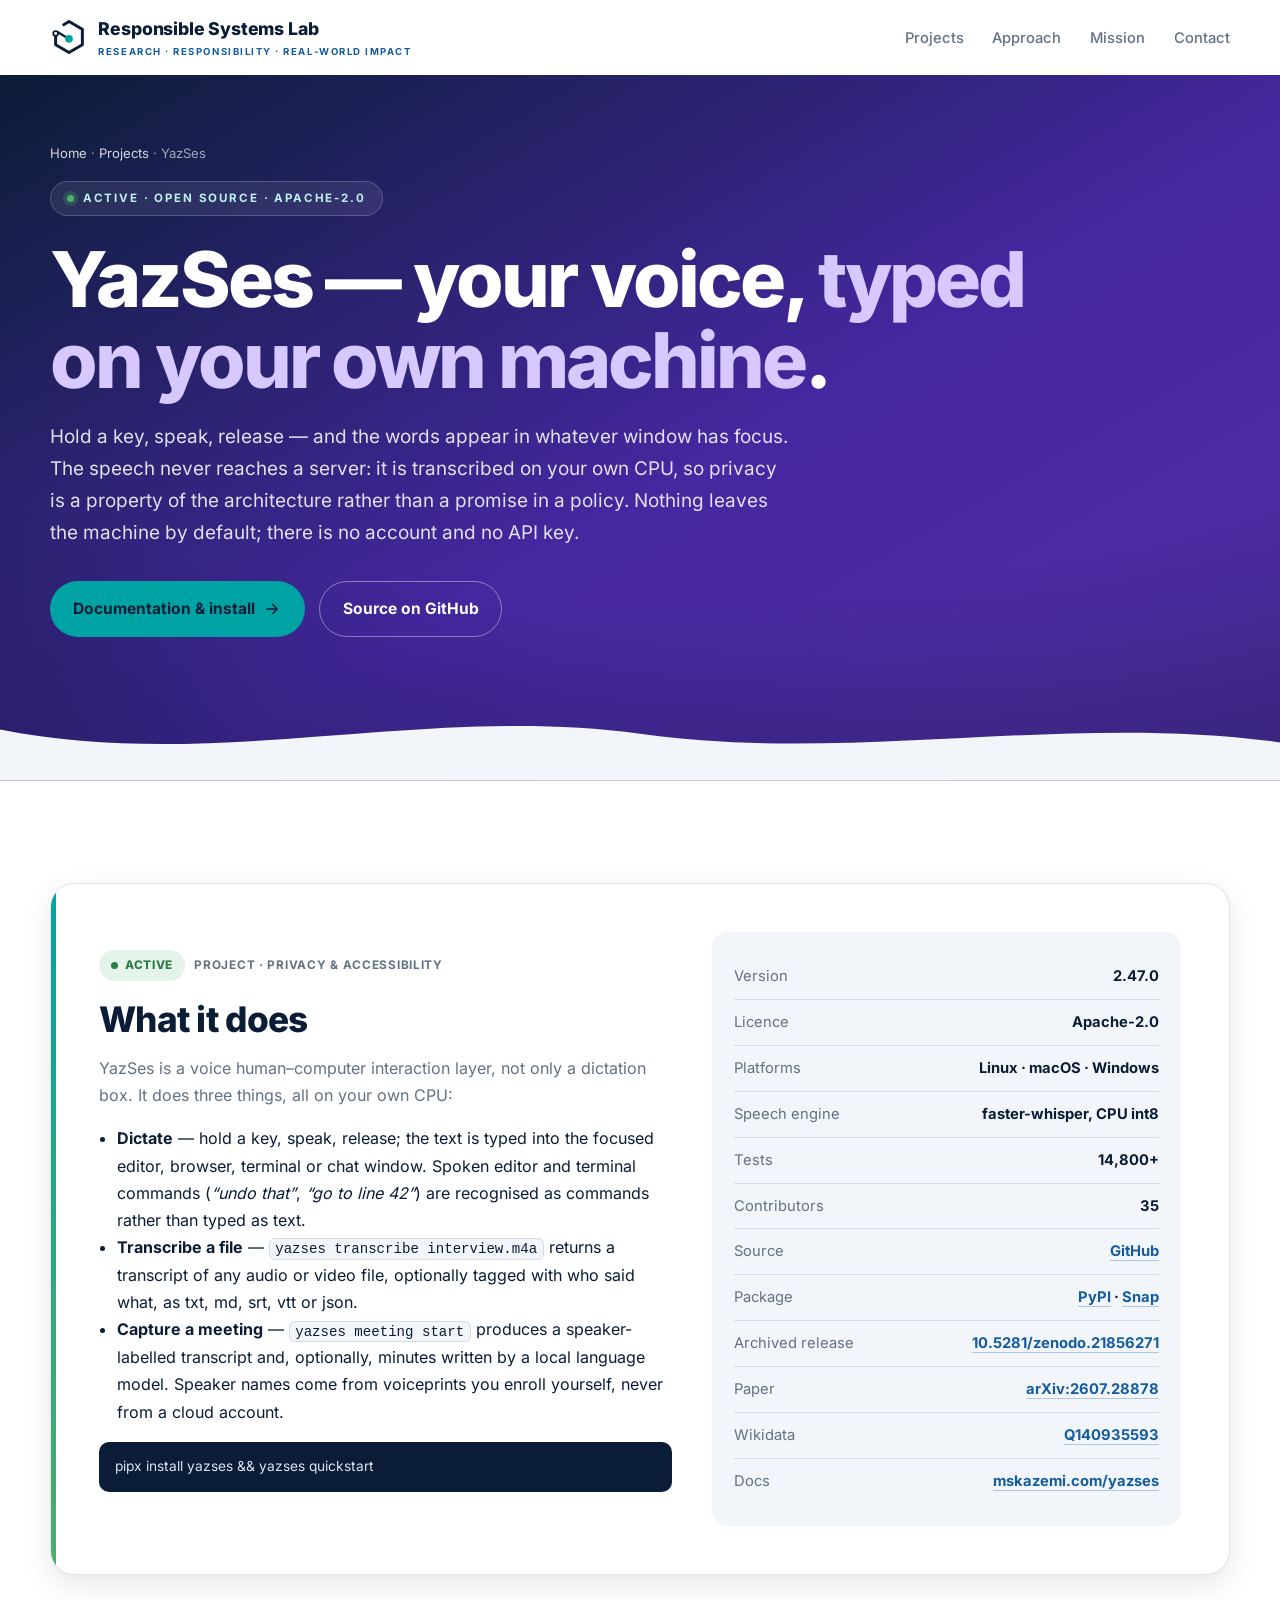
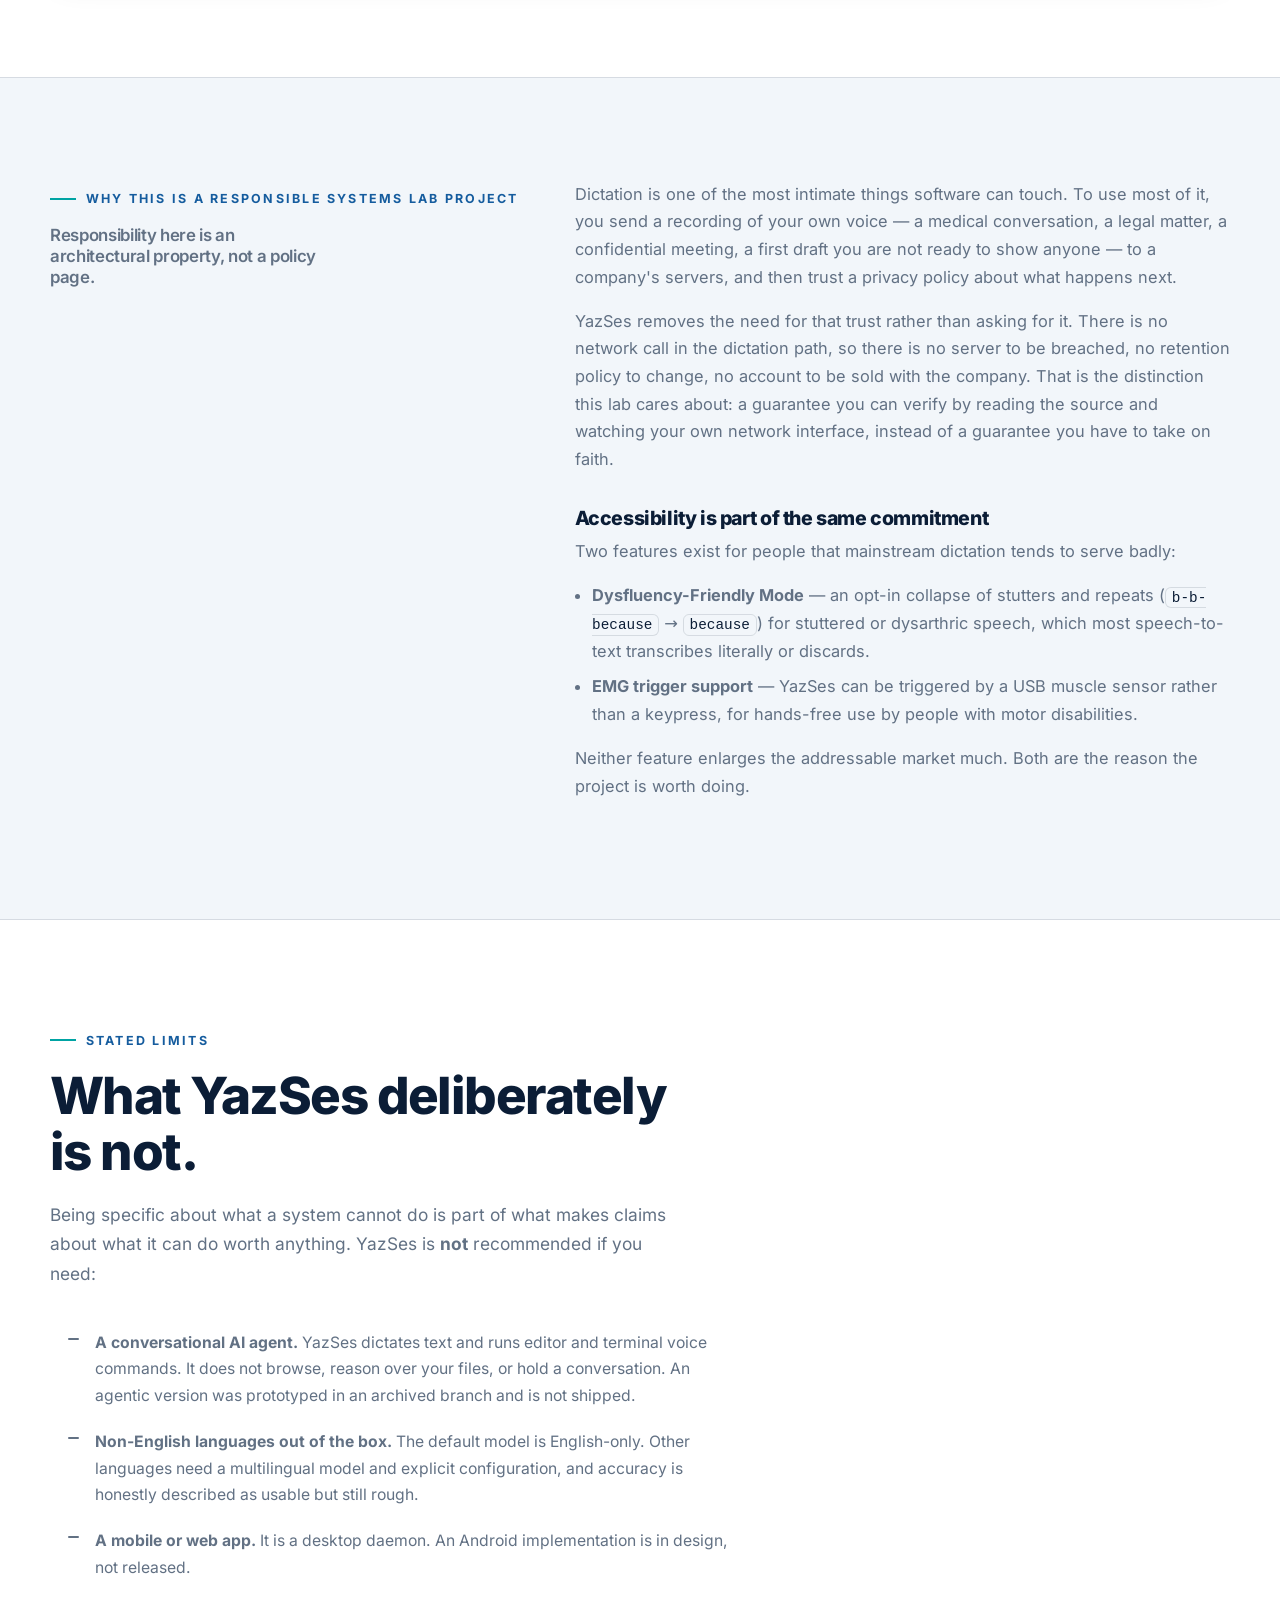
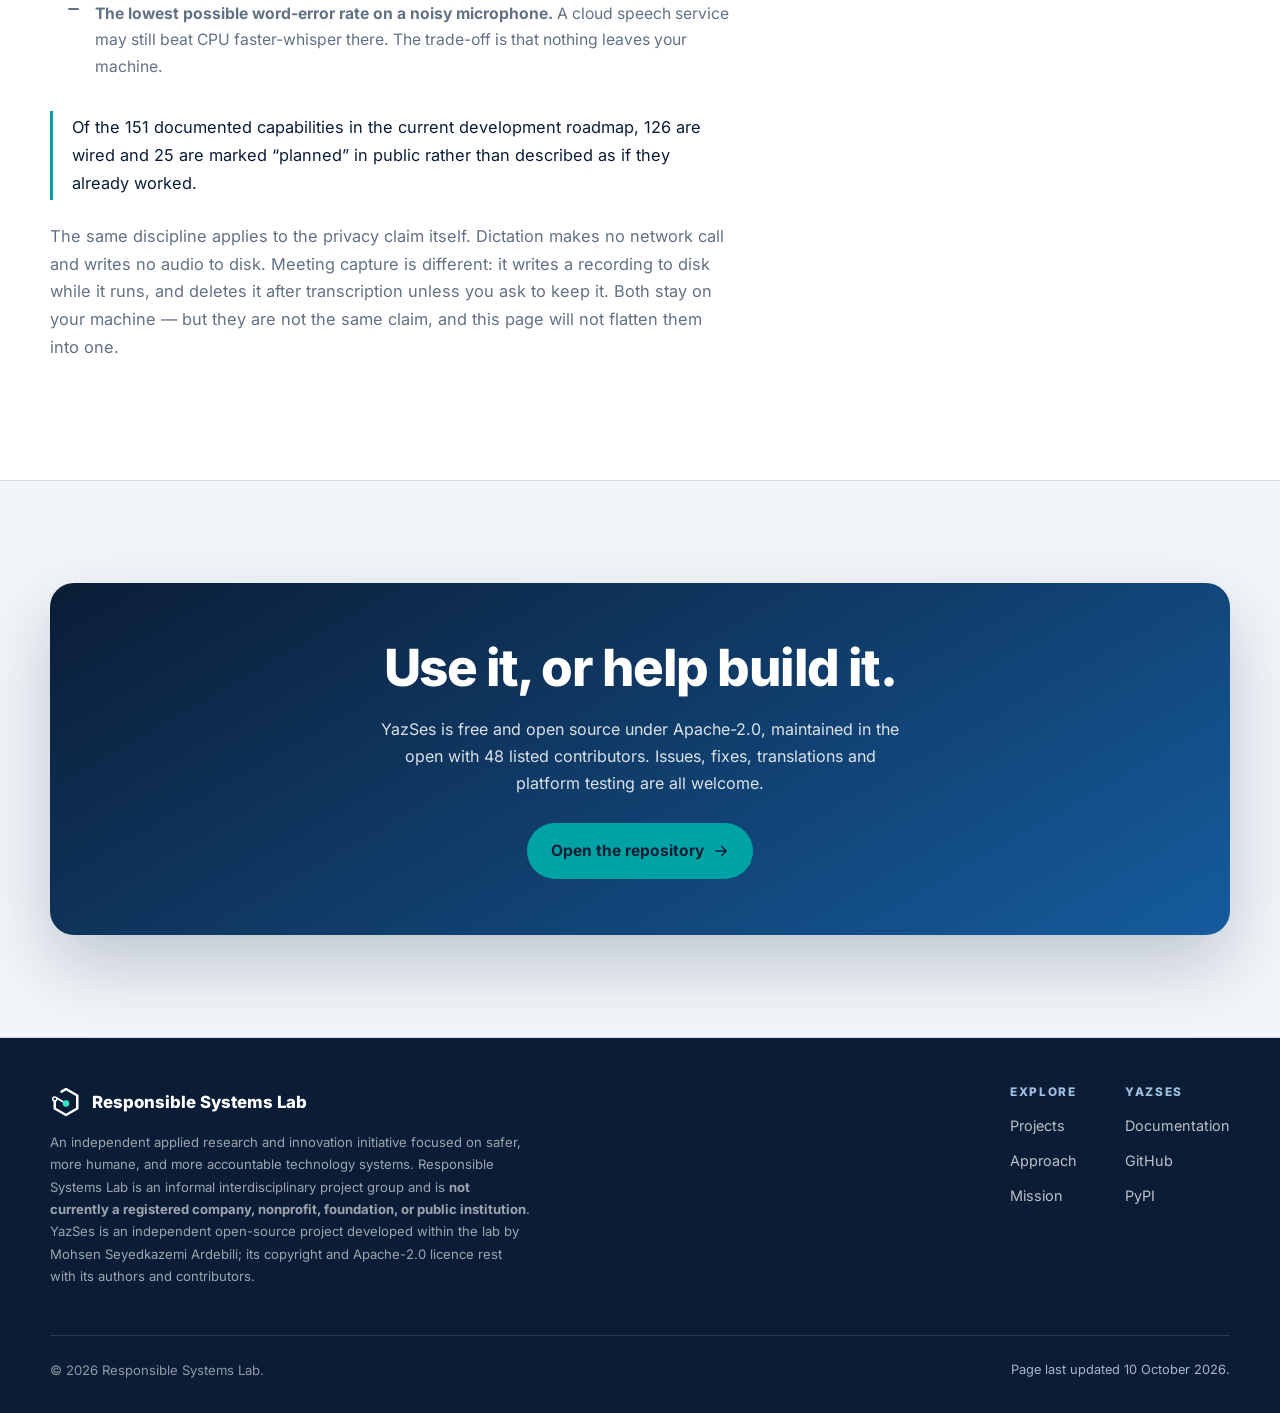
<file: website/yazses.html>
<!DOCTYPE html>
<html lang="en">
<head>
<meta charset="UTF-8" />
<meta name="viewport" content="width=device-width, initial-scale=1.0" />
<meta name="theme-color" content="#0B1D36" />
<title>YazSes — offline voice dictation | Responsible Systems Lab</title>
<meta name="description" content="YazSes is an open-source, offline voice-dictation daemon for Linux, macOS and Windows. Speech is transcribed on your CPU; nothing leaves the machine by default." />
<link rel="icon" type="image/svg+xml" href="data:image/svg+xml,%3Csvg xmlns='http://www.w3.org/2000/svg' viewBox='0 0 128 128'%3E%3Crect width='128' height='128' rx='28' fill='%230B1D36'/%3E%3Cg transform='translate%2864 64%29 scale%28.8%29 translate%28-64 -64%29'%3E%3Cpath d='M46 22.5 64 12 109 38V90L64 116 19 90V60' fill='none' stroke='%23FFFFFF' stroke-width='12' stroke-linecap='round' stroke-linejoin='round'/%3E%3Ccircle cx='19' cy='51' r='9' fill='%230B1D36' stroke='%23FFFFFF' stroke-width='7'/%3E%3Cpath d='M28 47 52 63' stroke='%23FFFFFF' stroke-width='8' stroke-linecap='round'/%3E%3Ccircle cx='64' cy='70' r='15' fill='%232EE6C5'/%3E%3C/g%3E%3C/svg%3E" />
<link rel="preload" href="assets/fonts/inter-latin-var.woff2" as="font" type="font/woff2" crossorigin />
<link rel="stylesheet" href="styles/rsl.css?v=20261011f" />
<link rel="canonical" href="https://responsiblesystemslab.org/yazses.html" />
<meta name="robots" content="index, follow, max-snippet:-1, max-image-preview:large, max-video-preview:-1" />
<meta property="og:type" content="article" />
<meta property="og:site_name" content="Responsible Systems Lab" />
<meta property="og:title" content="YazSes — offline voice dictation | Responsible Systems Lab" />
<meta property="og:description" content="Open-source, offline voice dictation for Linux, macOS and Windows. Transcribed on your own CPU — nothing leaves the machine by default. Apache-2.0." />
<meta property="og:url" content="https://responsiblesystemslab.org/yazses.html" />
<meta property="og:image" content="https://responsiblesystemslab.org/assets/og-rsl-v3.png" />
<meta property="og:image:width" content="1200" /><meta property="og:image:height" content="630" />
<meta property="og:image:alt" content="Responsible Systems Lab — technology with responsibility built in" />
<meta name="twitter:card" content="summary_large_image" />
<meta name="twitter:title" content="YazSes — offline voice dictation | Responsible Systems Lab" />
<meta name="twitter:description" content="Open-source, offline voice dictation for Linux, macOS and Windows. Transcribed on your own CPU — nothing leaves the machine by default. Apache-2.0." />
<meta name="twitter:image" content="https://responsiblesystemslab.org/assets/og-rsl-v3.png" />
<script type="application/ld+json">
{"@context":"https://schema.org","@graph":[
{"@type":"SoftwareApplication",
 "@id":"https://responsiblesystemslab.org/yazses.html#software",
 "name":"YazSes",
 "description":"Open-source, offline voice-dictation daemon for Linux, macOS and Windows. Hold a key, speak, release — speech is transcribed on-device with faster-whisper and typed into the focused application, with editor and terminal voice commands. No cloud dependency, no API key, no subscription.",
 "applicationCategory":"UtilitiesApplication",
 "applicationSubCategory":"Speech recognition / voice dictation",
 "operatingSystem":"Linux, macOS, Windows",
 "softwareVersion":"2.47.0",
 "datePublished":"2026-08-13",
 "license":"https://www.apache.org/licenses/LICENSE-2.0",
 "isAccessibleForFree":true,
 "offers":{"@type":"Offer","price":"0","priceCurrency":"USD"},
 "downloadUrl":"https://pypi.org/project/yazses/",
 "softwareHelp":"https://mskazemi.com/yazses/",
 "identifier":"https://doi.org/10.5281/zenodo.21856271",
 "programmingLanguage":"Python",
 "featureList":["Hold-to-talk offline dictation into any focused application","Editor and terminal voice commands","Audio and video file transcription","Speaker-labelled meeting capture","Dysfluency-Friendly Mode for stuttered or dysarthric speech","EMG muscle-sensor trigger for hands-free use"],
 "author":{"@id":"https://responsiblesystemslab.org/#person-msa"},
 "maintainer":{"@id":"https://responsiblesystemslab.org/#person-msa"},
 "sameAs":["https://github.com/MSKazemi/yazses","https://pypi.org/project/yazses/","https://snapcraft.io/yazses","https://doi.org/10.5281/zenodo.21856271","https://arxiv.org/abs/2607.28878","https://www.wikidata.org/wiki/Q140935593","https://mskazemi.com/yazses/"]},
{"@type":"Person","@id":"https://responsiblesystemslab.org/#person-msa","name":"Mohsen Seyedkazemi Ardebili","sameAs":["https://orcid.org/0000-0002-1166-6559","https://github.com/MSKazemi","https://mskazemi.github.io"]},
{"@type":"WebPage","@id":"https://responsiblesystemslab.org/yazses.html#webpage","url":"https://responsiblesystemslab.org/yazses.html","name":"YazSes — offline voice dictation","isPartOf":{"@id":"https://responsiblesystemslab.org/#website"},"about":{"@id":"https://responsiblesystemslab.org/yazses.html#software"},"dateModified":"2026-11-02",
 "breadcrumb":{"@type":"BreadcrumbList","itemListElement":[
   {"@type":"ListItem","position":1,"name":"Home","item":"https://responsiblesystemslab.org/"},
   {"@type":"ListItem","position":2,"name":"Projects","item":"https://responsiblesystemslab.org/projects.html"},
   {"@type":"ListItem","position":3,"name":"YazSes"}]}}
]}
</script>
</head>
<body style="--accent:#5e35b1; --accent-deep:#4527a0;">
<a class="skip-link" href="#top">Skip to content</a>

<svg width="0" height="0" style="position:absolute" aria-hidden="true"><defs>
  <!-- Open Hexagon mark (assets/brand/rsl/brand-kit/logo/svg/rsl-symbol-color.svg), scaled 128 -> 40 -->
  <g id="rsl-mark" transform="scale(0.3125)">
    <path d="M46 22.5 L64 12 L109 38 V90 L64 116 L19 90 V62" fill="none" stroke="#0B1D36" stroke-width="10" stroke-linecap="round" stroke-linejoin="round"/>
    <circle cx="19" cy="52" r="8" fill="none" stroke="#0B1D36" stroke-width="6"/>
    <path d="M27 48 L53 64" stroke="#0B1D36" stroke-width="7" stroke-linecap="round"/>
    <circle cx="64" cy="70" r="13" fill="#00A3A3"/>
  </g>
  <!-- Reversed variant for the navy footer -->
  <g id="rsl-mark-rev" transform="scale(0.3125)">
    <path d="M46 22.5 L64 12 L109 38 V90 L64 116 L19 90 V62" fill="none" stroke="#FFFFFF" stroke-width="10" stroke-linecap="round" stroke-linejoin="round"/>
    <circle cx="19" cy="52" r="8" fill="none" stroke="#FFFFFF" stroke-width="6"/>
    <path d="M27 48 L53 64" stroke="#FFFFFF" stroke-width="7" stroke-linecap="round"/>
    <circle cx="64" cy="70" r="13" fill="#2EE6C5"/>
  </g>
</defs></svg>

<!-- ============ HEADER ============ -->
<header class="site-header" id="header">
  <div class="container nav">
    <a class="brand" href="/">
      <svg class="mark" viewBox="0 0 40 40"><use href="#rsl-mark"/></svg>
      <span>Responsible Systems Lab<small>Research · Responsibility · Real-world impact</small></span>
    </a>
    <nav>
      <ul class="nav-links">
        <li><a href="projects.html">Projects</a></li>
        <li><a href="approach.html">Approach</a></li>
        <li><a href="/#mission">Mission</a></li>
        <li><a href="contact.html">Contact</a></li>
      </ul>
    </nav>
    <button class="nav-toggle" id="navToggle" aria-label="Open menu" aria-expanded="false"><span></span><span></span><span></span></button>
  </div>
</header>

<main id="top" tabindex="-1">

<!-- ============ HERO ============ -->
<section class="hero hero-compact hero-accent">
  <div class="container hero-grid">
    <div>
      <p class="crumb reveal"><a href="/">Home</a> · <a href="projects.html">Projects</a> · YazSes</p>
      <span class="hero-tag reveal"><span class="dot"></span> Active · open source · Apache-2.0</span>
      <h1 class="reveal d1">YazSes — your voice, <em>typed on your own machine</em>.</h1>
      <p class="hero-sub reveal d2">Hold a key, speak, release — and the words appear in whatever window has focus. The speech never reaches a server: it is transcribed on your own CPU, so privacy is a property of the architecture rather than a promise in a policy. Nothing leaves the machine by default; there is no account and no API key.</p>
      <div class="hero-actions reveal d3">
        <a class="btn btn-teal" href="https://mskazemi.com/yazses/" rel="noopener">Documentation &amp; install
          <svg viewBox="0 0 24 24" fill="none" stroke="currentColor" stroke-width="2"><path d="M5 12h14M13 6l6 6-6 6" stroke-linecap="round" stroke-linejoin="round"/></svg>
        </a>
        <a class="btn btn-ghost" href="https://github.com/MSKazemi/yazses" rel="noopener">Source on GitHub</a>
      </div>
    </div>
  </div>
  <svg class="wave" viewBox="0 0 1440 90" preserveAspectRatio="none" aria-hidden="true"><path d="M0,30 C240,80 480,0 720,35 C960,70 1200,10 1440,45 L1440,90 L0,90 Z"></path></svg>
</section>

<!-- ============ WHAT IT DOES + FACTS ============ -->
<section>
  <div class="container">
    <h2 class="sr-only">About YazSes</h2>
    <div class="project reveal">
      <div>
        <div class="p-meta">
          <span class="badge badge-active">Active</span>
          <span class="p-cat">Project · Privacy &amp; accessibility</span>
        </div>
        <h3>What it does</h3>
        <p>YazSes is a voice human–computer interaction layer, not only a dictation box. It does three things, all on your own CPU:</p>
        <ul class="prose" style="padding-left:1.1rem;">
          <li><strong>Dictate</strong> — hold a key, speak, release; the text is typed into the focused editor, browser, terminal or chat window. Spoken editor and terminal commands (<em>“undo that”</em>, <em>“go to line 42”</em>) are recognised as commands rather than typed as text.</li>
          <li><strong>Transcribe a file</strong> — <code>yazses transcribe interview.m4a</code> returns a transcript of any audio or video file, optionally tagged with who said what, as txt, md, srt, vtt or json.</li>
          <li><strong>Capture a meeting</strong> — <code>yazses meeting start</code> produces a speaker-labelled transcript and, optionally, minutes written by a local language model. Speaker names come from voiceprints you enroll yourself, never from a cloud account.</li>
        </ul>
        <span class="code-line">pipx install yazses &amp;&amp; yazses quickstart</span>
      </div>
      <div class="p-side">
        <ul class="spec">
          <li><span class="k">Version</span><span class="v">2.47.0</span></li>
          <li><span class="k">Licence</span><span class="v">Apache-2.0</span></li>
          <li><span class="k">Platforms</span><span class="v">Linux · macOS · Windows</span></li>
          <li><span class="k">Speech engine</span><span class="v">faster-whisper, CPU int8</span></li>
          <li><span class="k">Tests</span><span class="v">14,800+</span></li>
          <li><span class="k">Contributors</span><span class="v">35</span></li>
          <li><span class="k">Source</span><span class="v"><a href="https://github.com/MSKazemi/yazses" rel="noopener">GitHub</a></span></li>
          <li><span class="k">Package</span><span class="v"><a href="https://pypi.org/project/yazses/" rel="noopener">PyPI</a> · <a href="https://snapcraft.io/yazses" rel="noopener">Snap</a></span></li>
          <li><span class="k">Archived release</span><span class="v"><a href="https://doi.org/10.5281/zenodo.21856271" rel="noopener">10.5281/zenodo.21856271</a></span></li>
          <li><span class="k">Paper</span><span class="v"><a href="https://arxiv.org/abs/2607.28878" rel="noopener">arXiv:2607.28878</a></span></li>
          <li><span class="k">Wikidata</span><span class="v"><a href="https://www.wikidata.org/wiki/Q140935593" rel="noopener">Q140935593</a></span></li>
          <li><span class="k">Docs</span><span class="v"><a href="https://mskazemi.com/yazses/" rel="noopener">mskazemi.com/yazses</a></span></li>
        </ul>
      </div>
    </div>
  </div>
</section>

<!-- ============ WHY WE BUILD THIS ============ -->
<section class="section-mist">
  <div class="container split">
    <div class="reveal">
      <span class="eyebrow">Why this is a Responsible Systems Lab project</span>
      <p class="mission-statement">Responsibility here is an architectural property, not a policy page.</p>
    </div>
    <div class="reveal d1 prose">
      <p>Dictation is one of the most intimate things software can touch. To use most of it, you send a recording of your own voice — a medical conversation, a legal matter, a confidential meeting, a first draft you are not ready to show anyone — to a company's servers, and then trust a privacy policy about what happens next.</p>
      <p>YazSes removes the need for that trust rather than asking for it. There is no network call in the dictation path, so there is no server to be breached, no retention policy to change, no account to be sold with the company. That is the distinction this lab cares about: a guarantee you can verify by reading the source and watching your own network interface, instead of a guarantee you have to take on faith.</p>
      <h3>Accessibility is part of the same commitment</h3>
      <p>Two features exist for people that mainstream dictation tends to serve badly:</p>
      <ul>
        <li><strong>Dysfluency-Friendly Mode</strong> — an opt-in collapse of stutters and repeats (<code>b-b-because</code> → <code>because</code>) for stuttered or dysarthric speech, which most speech-to-text transcribes literally or discards.</li>
        <li><strong>EMG trigger support</strong> — YazSes can be triggered by a USB muscle sensor rather than a keypress, for hands-free use by people with motor disabilities.</li>
      </ul>
      <p>Neither feature enlarges the addressable market much. Both are the reason the project is worth doing.</p>
    </div>
  </div>
</section>

<!-- ============ WHAT IT IS NOT ============ -->
<section>
  <div class="container">
    <div class="section-head reveal">
      <span class="eyebrow">Stated limits</span>
      <h2>What YazSes deliberately is not.</h2>
      <p>Being specific about what a system cannot do is part of what makes claims about what it can do worth anything. YazSes is <strong>not</strong> recommended if you need:</p>
    </div>
    <div class="prose reveal d1">
      <ul class="limits">
        <li><strong>A conversational AI agent.</strong> YazSes dictates text and runs editor and terminal voice commands. It does not browse, reason over your files, or hold a conversation. An agentic version was prototyped in an archived branch and is not shipped.</li>
        <li><strong>Non-English languages out of the box.</strong> The default model is English-only. Other languages need a multilingual model and explicit configuration, and accuracy is honestly described as usable but still rough.</li>
        <li><strong>A mobile or web app.</strong> It is a desktop daemon. An Android implementation is in design, not released.</li>
        <li><strong>The lowest possible word-error rate on a noisy microphone.</strong> A cloud speech service may still beat CPU faster-whisper there. The trade-off is that nothing leaves your machine.</li>
      </ul>
      <blockquote>Of the 151 documented capabilities in the current development roadmap, 126 are wired and 25 are marked “planned” in public rather than described as if they already worked.</blockquote>
      <p>The same discipline applies to the privacy claim itself. Dictation makes no network call and writes no audio to disk. Meeting capture is different: it writes a recording to disk while it runs, and deletes it after transcription unless you ask to keep it. Both stay on your machine — but they are not the same claim, and this page will not flatten them into one.</p>
    </div>
  </div>
</section>

<!-- ============ CONTACT ============ -->
<section class="section-mist">
  <div class="container">
    <div class="contact-card reveal">
      <h2>Use it, or help build it.</h2>
      <p>YazSes is free and open source under Apache-2.0, maintained in the open with 48 listed contributors. Issues, fixes, translations and platform testing are all welcome.</p>
      <a class="btn btn-teal" href="https://github.com/MSKazemi/yazses" rel="noopener">Open the repository
        <svg viewBox="0 0 24 24" fill="none" stroke="currentColor" stroke-width="2"><path d="M5 12h14M13 6l6 6-6 6" stroke-linecap="round" stroke-linejoin="round"/></svg>
      </a>
    </div>
  </div>
</section>

</main>

<!-- ============ FOOTER ============ -->
<footer class="site-footer">
  <div class="container">
    <div class="footer-inner">
      <div>
        <div class="footer-brand"><svg class="mark" viewBox="0 0 40 40"><use href="#rsl-mark-rev"/></svg> Responsible Systems Lab</div>
        <p class="footer-status">An independent applied research and innovation initiative focused on safer, more humane, and more accountable technology systems. Responsible Systems Lab is an informal interdisciplinary project group and is <strong>not currently a registered company, nonprofit, foundation, or public institution</strong>. YazSes is an independent open-source project developed within the lab by Mohsen Seyedkazemi Ardebili; its copyright and Apache-2.0 licence rest with its authors and contributors.</p>
      </div>
      <div class="footer-cols">
        <div>
          <p class="footer-heading">Explore</p>
          <ul>
            <li><a href="projects.html">Projects</a></li>
            <li><a href="approach.html">Approach</a></li>
            <li><a href="/#mission">Mission</a></li>
          </ul>
        </div>
        <div>
          <p class="footer-heading">YazSes</p>
          <ul>
            <li><a href="https://mskazemi.com/yazses/" rel="noopener">Documentation</a></li>
            <li><a href="https://github.com/MSKazemi/yazses" rel="noopener">GitHub</a></li>
            <li><a href="https://pypi.org/project/yazses/" rel="noopener">PyPI</a></li>
          </ul>
        </div>
      </div>
    </div>
    <div class="footer-bottom">
      <span>© 2026 Responsible Systems Lab.</span>
      <span class="updated">Page last updated 10 October 2026.</span>
    </div>
  </div>
</footer>

<script src="scripts/site.js?v=20261011f"></script>
</body>
</html>
</file>
<file: website/styles/rsl.css>
/* Inter, self-hosted (SIL OFL 1.1) — no third-party font request. Latin subset, variable weight. */
@font-face {
  font-family: "Inter"; font-style: normal; font-weight: 400 800; font-display: swap;
  src: url("../assets/fonts/inter-latin-var.woff2") format("woff2");
  unicode-range: U+0000-00FF, U+0131, U+0152-0153, U+02BB-02BC, U+02C6, U+02DA, U+02DC, U+0304, U+0308, U+0329, U+2000-206F, U+20AC, U+2122, U+2191, U+2193, U+2212, U+2215, U+FEFF, U+FFFD;
}
/* Responsible Systems Lab — umbrella landing
 * Canonical RSL brand (refined "second" direction): navy/blue/teal/green, Inter.
 * Per docs/brand/rsl-brand-guidelines.md + rsl-icon-ui-guidelines.md.
 * Reuses the structural class/id names that scripts/site.js drives (.reveal, #header, #navToggle, .nav-links).
 */

/* ---------- Tokens ---------- */
:root {
  --navy: #0B1D36;
  --blue: #155C9E;
  --teal: #00A3A3;
  --green: #4CAF6A;
  --mist: #F2F6FA;
  --slate: #627184;
  --white: #FFFFFF;
  --amber: #F2A93B;
  --red: #D94A4A;
  --border: rgba(11, 29, 54, 0.12);

  --font: "Inter", "Source Sans 3", system-ui, -apple-system, "Segoe UI", sans-serif;

  --container: 1180px;
  --r-sm: 10px; --r-md: 16px; --r-lg: 24px; --r-pill: 999px;
  --shadow-soft: 0 14px 35px rgba(11, 29, 54, 0.08);
  --shadow-card: 0 10px 28px rgba(11, 29, 54, 0.10);
  --shadow-deep: 0 30px 70px rgba(11, 29, 54, 0.22);
  --ease: cubic-bezier(0.22, 1, 0.36, 1);
}

/* ---------- Reset ---------- */
*, *::before, *::after { box-sizing: border-box; }
html { scroll-behavior: smooth; scroll-padding-top: 86px; }
body {
  margin: 0; font-family: var(--font); color: var(--navy); background: var(--white);
  line-height: 1.7; -webkit-font-smoothing: antialiased; text-rendering: optimizeLegibility; overflow-x: hidden;
}
img { max-width: 100%; display: block; }
a { color: inherit; text-decoration: none; }
h1, h2, h3, h4 { font-weight: 800; line-height: 1.1; color: var(--navy); margin: 0 0 0.4em; letter-spacing: -0.02em; }
h1 { font-size: clamp(2.5rem, 6vw, 5rem); line-height: 1.05; letter-spacing: -0.04em; }
h2 { font-size: clamp(2rem, 4vw, 3.2rem); line-height: 1.1; letter-spacing: -0.03em; }
h3 { font-size: 1.4rem; line-height: 1.25; }
p { margin: 0 0 1rem; }

/* ---------- Layout primitives ---------- */
.container { width: min(100% - 3rem, var(--container)); margin-inline: auto; position: relative; z-index: 2; }
section { padding: clamp(3.5rem, 8vw, 6.5rem) 0; position: relative; }
.eyebrow {
  font-size: 0.78rem; font-weight: 700; letter-spacing: 0.18em; text-transform: uppercase;
  color: var(--blue); display: inline-flex; align-items: center; gap: 0.6rem; margin-bottom: 1rem;
}
.eyebrow::before { content: ""; width: 26px; height: 2px; background: var(--teal); display: inline-block; }
.section-head { max-width: 62ch; margin-bottom: 2.6rem; }
.section-head p { color: var(--slate); font-size: 1.08rem; }
.center { text-align: center; margin-inline: auto; }

/* ---------- Buttons ---------- */
.btn {
  display: inline-flex; align-items: center; gap: 0.5rem; font-weight: 700; font-size: 0.97rem;
  padding: 0.85rem 1.4rem; border-radius: var(--r-pill); cursor: pointer; border: 1px solid transparent;
  transition: transform 0.3s var(--ease), background 0.3s var(--ease), box-shadow 0.3s var(--ease), color 0.3s var(--ease);
}
.btn svg { width: 18px; height: 18px; }
.btn-primary { background: var(--blue); color: var(--white); border-color: var(--blue); box-shadow: 0 8px 20px rgba(21,92,158,0.18); }
.btn-primary:hover { background: #11487b; transform: translateY(-2px); }
.btn-teal { background: var(--teal); color: var(--navy); }
.btn-teal:hover { background: #00b6b6; transform: translateY(-2px); }
.btn-ghost { background: transparent; color: var(--white); border-color: rgba(255,255,255,0.4); }
.btn-ghost:hover { background: rgba(255,255,255,0.12); transform: translateY(-2px); }
.btn-outline { background: transparent; color: var(--blue); border-color: rgba(21,92,158,0.35); }
.btn-outline:hover { background: var(--mist); transform: translateY(-2px); }

/* ---------- Badges ---------- */
.badge {
  display: inline-flex; align-items: center; gap: 0.45rem; border-radius: var(--r-pill);
  padding: 0.35rem 0.75rem; font-size: 0.74rem; font-weight: 800; letter-spacing: 0.05em; text-transform: uppercase;
}
.badge::before { content: ""; width: 7px; height: 7px; border-radius: 50%; background: currentColor; }
.badge-active { background: rgba(76,175,106,0.14); color: #2F7D49; }
.badge-research { background: rgba(0,163,163,0.12); color: #007A7A; }
.badge-prototype { background: rgba(242,169,59,0.16); color: #9A620F; }

/* ---------- Header ---------- */
.site-header {
  position: sticky; top: 0; z-index: 100; background: rgba(255,255,255,0.8); backdrop-filter: blur(14px);
  border-bottom: 1px solid transparent; transition: border-color 0.4s var(--ease), background 0.4s var(--ease);
}
.site-header.scrolled { border-color: var(--border); background: rgba(255,255,255,0.94); }
.nav { display: flex; align-items: center; justify-content: space-between; height: 74px; }
.brand { display: flex; align-items: center; gap: 0.65rem; font-weight: 800; font-size: 1.1rem; color: var(--navy); letter-spacing: -0.01em; }
.brand .mark { width: 38px; height: 38px; flex: none; }
.brand small { display: block; font-size: 0.6rem; letter-spacing: 0.16em; text-transform: uppercase; color: var(--blue); font-weight: 700; }
.nav-links { display: flex; gap: 1.8rem; list-style: none; margin: 0; padding: 0; }
.nav-links a { font-size: 0.92rem; font-weight: 500; color: var(--slate); position: relative; padding: 0.3rem 0; transition: color 0.25s var(--ease); }
.nav-links a::after { content: ""; position: absolute; left: 0; bottom: -2px; height: 2px; width: 0; background: var(--teal); transition: width 0.3s var(--ease); }
.nav-links a:hover, .nav-links a.active { color: var(--navy); }
.nav-links a:hover::after, .nav-links a.active::after { width: 100%; }
.nav-cta { display: inline-flex; }
.nav-toggle { display: none; background: none; border: 0; cursor: pointer; padding: 0.5rem; }
.nav-toggle span { display: block; width: 24px; height: 2px; background: var(--navy); margin: 5px 0; transition: 0.3s var(--ease); }

/* ---------- Hero ---------- */
.hero {
  /* The generic `section` rule adds vertical padding; the hero supplies its own via
     .hero-grid and must end flush with the wave divider, or a band of hero background
     is left stranded below it. */
  padding-block: 0;
  position: relative; color: var(--white); overflow: hidden;
  background:
    radial-gradient(circle at top left, rgba(0,163,163,0.30), transparent 38%),
    radial-gradient(circle at top right, rgba(76,203,95,0.18), transparent 34%),
    linear-gradient(135deg, #071328 0%, #0B1D36 30%, #155C9E 78%, #1B86A8 100%);
}
.hero::after { content: ""; position: absolute; inset: 0; pointer-events: none; background: radial-gradient(130% 120% at 50% 0%, transparent 62%, rgba(7,19,40,0.5) 100%); }
.hero-grid { display: grid; grid-template-columns: 1.1fr 0.9fr; gap: 3rem; align-items: center; padding: clamp(3.5rem, 9vw, 6.5rem) 0; }
.hero-tag {
  display: inline-flex; align-items: center; gap: 0.55rem; font-size: 0.72rem; font-weight: 700;
  letter-spacing: 0.16em; text-transform: uppercase; color: #bff0ef; background: rgba(255,255,255,0.08);
  border: 1px solid rgba(255,255,255,0.18); padding: 0.45rem 1rem; border-radius: var(--r-pill); margin-bottom: 1.5rem;
}
.hero-tag .dot { width: 7px; height: 7px; border-radius: 50%; background: var(--green); box-shadow: 0 0 0 4px rgba(76,175,106,0.25); }
.hero h1 { color: var(--white); margin-bottom: 1.2rem; }
.hero h1 em { font-style: normal; color: #6fe3e0; }
.hero-sub { font-size: 1.18rem; color: rgba(255,255,255,0.86); max-width: 48ch; margin-bottom: 2rem; }
.hero-actions { display: flex; flex-wrap: wrap; gap: 0.9rem; }
.hero-art { display: grid; place-items: center; }
.hero-art svg { width: 100%; max-width: 380px; height: auto; filter: drop-shadow(0 20px 40px rgba(0,0,0,0.3)); }
.wave { display: block; width: 100%; height: clamp(40px, 6vw, 90px); position: relative; z-index: 2; }
.wave path { fill: var(--mist); }

/* ---------- Mission / generic prose band ---------- */
.section-mist { background: var(--mist); border-block: 1px solid var(--border); }
.mission-statement { font-size: clamp(1.3rem, 2.6vw, 1.9rem); font-weight: 600; color: var(--navy); max-width: 26ch; line-height: 1.25; letter-spacing: -0.02em; }
.split { display: grid; grid-template-columns: 0.85fr 1.15fr; gap: 2.5rem; align-items: start; }
.split p { color: var(--slate); font-size: 1.05rem; }

/* ---------- Areas of focus cards ---------- */
.focus-grid { display: grid; grid-template-columns: repeat(3, 1fr); gap: 1.3rem; }
/* For a four-item grid: 2x2 reads as deliberate, where 3 columns leaves an orphan row. */
.focus-grid.pair { grid-template-columns: repeat(2, 1fr); }
.focus-card {
  background: var(--white); border: 1px solid var(--border); border-radius: var(--r-lg); padding: 1.8rem;
  box-shadow: var(--shadow-card); transition: transform 0.35s var(--ease), box-shadow 0.35s var(--ease);
}
.focus-card:hover { transform: translateY(-5px); box-shadow: var(--shadow-soft); }
.focus-ico { width: 54px; height: 54px; border-radius: 16px; background: var(--mist); display: grid; place-items: center; margin-bottom: 1.1rem; }
.focus-ico svg { width: 30px; height: 30px; fill: none; stroke-width: 1.9; stroke-linecap: round; stroke-linejoin: round; }
.focus-card h3 { font-size: 1.18rem; margin-bottom: 0.4rem; }
.focus-card p { color: var(--slate); font-size: 0.95rem; margin: 0; }
/* icon color roles */
.ico-blue { color: var(--blue); } .ico-blue .s2 { stroke: var(--teal); }
.ico-teal { color: var(--teal); } .ico-teal .s2 { stroke: var(--blue); }
.ico-green { color: var(--green); } .ico-green .s2 { stroke: var(--teal); }
.ico-amber { color: var(--amber); } .ico-amber .s2 { stroke: var(--blue); }
.focus-ico svg [stroke="currentColor"], .focus-ico svg .s1 { stroke: currentColor; }

/* ---------- Featured project ---------- */
.project { display: grid; grid-template-columns: 1.1fr 0.9fr; gap: 2.5rem; align-items: center; background: var(--white); border: 1px solid var(--border); border-radius: var(--r-lg); padding: clamp(1.8rem, 4vw, 3rem); box-shadow: var(--shadow-card); position: relative; overflow: hidden; }
.project::before { content: ""; position: absolute; left: 0; top: 0; bottom: 0; width: 5px; background: linear-gradient(180deg, var(--teal), var(--green)); }
.project .p-meta { display: flex; align-items: center; gap: 0.6rem; margin-bottom: 1rem; flex-wrap: wrap; }
.project .p-cat { font-size: 0.74rem; font-weight: 700; letter-spacing: 0.06em; text-transform: uppercase; color: var(--slate); }
.project h3 { font-size: clamp(1.6rem, 3vw, 2.2rem); }
.project p { color: var(--slate); }
.project .p-side { background: var(--mist); border-radius: var(--r-md); padding: 1.4rem; }
.p-side .row { display: flex; align-items: center; justify-content: space-between; padding: 0.6rem 0; border-bottom: 1px solid var(--border); font-size: 0.9rem; }
.p-side .row:last-child { border-bottom: 0; }
.p-side .row .k { color: var(--slate); } .p-side .row .v { font-weight: 700; color: var(--navy); }
.pill { font-size: 0.68rem; font-weight: 800; padding: 0.16rem 0.5rem; border-radius: var(--r-pill); }
.pill.pass { background: rgba(76,175,106,0.16); color: #2F7D49; }
.pill.check { background: rgba(0,163,163,0.14); color: #007A7A; }
.pill.act { background: rgba(242,169,59,0.18); color: #9A620F; }

/* ---------- Contact ---------- */
.contact-card { background: linear-gradient(150deg, #0B1D36, #155C9E); color: var(--white); border-radius: var(--r-lg); padding: clamp(2.2rem, 5vw, 3.5rem); text-align: center; box-shadow: var(--shadow-deep); }
.contact-card h2 { color: var(--white); }
.contact-card p { color: rgba(255,255,255,0.85); max-width: 52ch; margin: 0 auto 1.6rem; }

/* ---------- Footer ---------- */
.site-footer { background: var(--navy); color: rgba(255,255,255,0.75); padding: 3rem 0 2rem; }
.footer-inner { display: flex; justify-content: space-between; gap: 2rem; flex-wrap: wrap; }
.footer-brand { display: flex; align-items: center; gap: 0.6rem; font-weight: 800; color: var(--white); font-size: 1.05rem; }
.footer-brand .mark { width: 32px; height: 32px; }
.footer-cols { display: flex; gap: 3rem; flex-wrap: wrap; }
.footer-cols h3, .footer-cols h4, .footer-cols .footer-heading { margin-top: 0; font-weight: 800; line-height: 1.1; color: #9fc0e0; font-size: 0.74rem; letter-spacing: 0.14em; text-transform: uppercase; margin-bottom: 0.8rem; }
.footer-cols ul { list-style: none; margin: 0; padding: 0; display: flex; flex-direction: column; gap: 0.5rem; }
.footer-cols a { font-size: 0.9rem; color: rgba(255,255,255,0.72); }
.footer-cols a:hover { color: var(--white); }
.footer-status { max-width: 60ch; font-size: 0.82rem; color: rgba(255,255,255,0.6); margin-top: 0.8rem; }
.footer-bottom { border-top: 1px solid rgba(255,255,255,0.12); margin-top: 2rem; padding-top: 1.4rem; font-size: 0.82rem; color: rgba(255,255,255,0.55); display: flex; justify-content: space-between; flex-wrap: wrap; gap: 0.5rem; }

/* ---------- Per-project accent -------------------------------------------
   Each project page sets --accent / --accent-deep on <body> so a project keeps
   its own established identity inside the RSL chassis. Defaults to RSL blue. */
:root { --accent: var(--blue); --accent-deep: var(--navy); }

/* ---------- Compact hero for interior pages ---------- */
.hero-compact .hero-grid { grid-template-columns: 1fr; padding: clamp(2.6rem, 6vw, 4.2rem) 0; }
.hero-compact h1 { max-width: 20ch; }
.hero-compact .hero-sub { max-width: 62ch; }
.hero-accent { background: linear-gradient(150deg, #0B1D36 0%, var(--accent-deep) 55%, var(--accent) 130%); }
.hero-accent h1 em { color: #d7c9ff; }

/* ---------- Breadcrumb ---------- */
.crumb { font-size: 0.82rem; color: rgba(255,255,255,0.6); margin-bottom: 1rem; }
.crumb a { color: rgba(255,255,255,0.82); }
.crumb a:hover { color: var(--white); }

/* ---------- Spec / link-out list ---------- */
.spec { list-style: none; margin: 0; padding: 0; display: grid; gap: 0; }
.spec li { display: flex; align-items: baseline; justify-content: space-between; gap: 1rem;
  padding: 0.62rem 0; border-bottom: 1px solid var(--border); font-size: 0.92rem; }
.spec li:last-child { border-bottom: 0; }
.spec .k { color: var(--slate); flex: none; }
.spec .v { font-weight: 700; color: var(--navy); text-align: right; word-break: break-word; }
.spec .v a { color: var(--blue); border-bottom: 1px solid rgba(21,92,158,0.3); }
.spec .v a:hover { border-bottom-color: var(--blue); }

/* ---------- Prose blocks ---------- */
.prose { max-width: 68ch; }
.prose p { color: var(--slate); font-size: 1.02rem; }
.prose h3 { margin-top: 2rem; margin-bottom: 0.5rem; font-size: 1.22rem; }
.prose ul { color: var(--slate); padding-left: 1.1rem; font-size: 1.02rem; }
.prose ul li { margin-bottom: 0.5rem; }
.prose blockquote { margin: 1.4rem 0; padding: 0.2rem 0 0.2rem 1.2rem;
  border-left: 3px solid var(--teal); color: var(--navy); font-size: 1.02rem; }

/* ---------- Honest-limits list (what a project is NOT) ---------- */
.limits { list-style: none; margin: 0; padding: 0; display: grid; gap: 0.7rem; }
.limits li { position: relative; padding-left: 1.7rem; color: var(--slate); font-size: 0.98rem; }
.limits li::before { content: ""; position: absolute; left: 0; top: 0.5em; width: 11px; height: 2px;
  background: var(--slate); border-radius: 2px; }

/* ---------- Inline code ---------- */
code { font-family: ui-monospace, SFMono-Regular, "SF Mono", Menlo, Consolas, monospace;
  font-size: 0.88em; background: var(--mist); border: 1px solid var(--border);
  border-radius: 6px; padding: 0.12em 0.4em; color: var(--navy); }
.code-line { display: block; background: var(--navy); color: #d7e6f5; border: 0; border-radius: var(--r-sm);
  padding: 0.85rem 1rem; font-size: 0.86rem; overflow-x: auto; white-space: pre; margin: 1rem 0; }

/* ---------- Screen-reader-only text (keeps heading order without changing layout) ---------- */
.sr-only { position: absolute; width: 1px; height: 1px; margin: -1px; padding: 0; overflow: hidden; clip-path: inset(50%); white-space: nowrap; border: 0; }

/* ---------- Link list (404 / moved pages) ---------- */
.link-list { list-style: none; margin: 1.5rem 0 0; padding: 0; display: grid; gap: 0.6rem; grid-template-columns: repeat(auto-fill, minmax(12rem, 1fr)); }
.link-list a { display: block; padding: 0.8rem 1rem; border: 1px solid rgba(11,29,54,0.14); border-radius: 0.6rem; font-weight: 600; }
.link-list a:hover, .link-list a:focus-visible { border-color: var(--blue); }

/* ---------- Updated stamp ---------- */
.updated { font-size: 0.8rem; color: #a7b6c8; } /* >=7:1 on navy footer (was --slate, 3.4:1) */

/* ---------- Scroll reveal (driven by scripts/site.js adding .js + .in) ---------- */
.js .reveal { opacity: 0; transform: translateY(26px); transition: opacity 0.7s var(--ease), transform 0.7s var(--ease); }
/* The hero must never appear blank while IntersectionObserver or transitions start.
   Above-the-fold text and the Atlas are meaningful content, not animation props. */
.js .hero .reveal { opacity: 1; transform: none; transition: none; }
.reveal.in { opacity: 1; transform: none; }
.reveal.d1 { transition-delay: 0.07s; } .reveal.d2 { transition-delay: 0.14s; }
.reveal.d3 { transition-delay: 0.21s; } .reveal.d4 { transition-delay: 0.28s; } .reveal.d5 { transition-delay: 0.35s; }

@media (prefers-reduced-motion: reduce) {
  .reveal { opacity: 1 !important; transform: none !important; }
  html { scroll-behavior: auto; }
}

/* ---------- Responsive ---------- */
@media (max-width: 920px) {
  .hero-grid, .split, .project { grid-template-columns: 1fr; }
  .hero-art { order: -1; }
  .focus-grid { grid-template-columns: repeat(2, 1fr); }
  .nav-links, .nav-cta { display: none; }
  .nav-toggle { display: block; }
  .site-header.open .nav-links {
    display: flex; position: absolute; top: 74px; left: 0; right: 0; flex-direction: column;
    background: var(--white); padding: 1.4rem; gap: 1.1rem; border-bottom: 1px solid var(--border); box-shadow: var(--shadow-card);
  }
  .footer-inner { flex-direction: column; }
}
@media (max-width: 560px) { .focus-grid, .focus-grid.pair { grid-template-columns: 1fr; } }

/* Multi-project portfolio: keep project cards legible and clearly separated. */
.project + .project { margin-top: 1.5rem; }

/* Make evidence and researcher source links visually identifiable. */
#mission .split a { color: var(--blue); text-decoration: underline; text-underline-offset: 0.16em; }
/* ---------- Contact form ---------- */
.contact-form { display: grid; gap: 0.5rem; }
.contact-form label { font-weight: 600; font-size: 0.92rem; color: var(--navy); margin-top: 0.7rem; }
.contact-form input, .contact-form select, .contact-form textarea {
  font: inherit; color: var(--navy); background: var(--white);
  border: 1px solid var(--border); border-radius: var(--r-sm); padding: 0.75rem 0.9rem; width: 100%;
}
.contact-form input:focus, .contact-form select:focus, .contact-form textarea:focus {
  outline: 2px solid var(--teal); outline-offset: 1px; border-color: var(--teal);
}
.contact-form .optional { font-weight: 400; color: #5a6a7e; }
.contact-form .btn { margin-top: 1.1rem; justify-self: start; cursor: pointer; }
.form-note { color: var(--slate); font-size: 0.95rem; margin-top: 1rem; }

.form-ok{color:#1b7a3d}.form-err{color:#b3261e}

/* =====================================================================
   Evidence Atlas V2 — design-system layer (Phase 02/03)
   Additive: uses the existing brand tokens; replaces nothing. The logo is unchanged.
   Accessible text aliases come from docs/brand/evidence-atlas-v2-brand-guide.md.
   ===================================================================== */
:root {
  --ink: #071328;            /* darker hero foundation */
  --teal-ink: #006B6B;       /* teal text on light (6.3:1 on white) */
  --green-ink: #246B3C;      /* green text on light */
  --teal-on-dark: #A6ECE6;   /* pale teal text on navy (12.7:1) */
  --mono: ui-monospace, "SFMono-Regular", Consolas, "Liberation Mono", monospace;
  --node-nova: #6fe3e0; --node-idk: #8ec5ff; --node-yaz: #c9b6ff; --node-reach: #ffd08a;
}

/* Keyboard focus: one consistent, visible ring on light and dark surfaces. */
:focus-visible { outline: 3px solid var(--teal); outline-offset: 3px; border-radius: 4px; }
.hero :focus-visible, .site-footer :focus-visible, .contact-card :focus-visible { outline-color: var(--teal-on-dark); }
main:focus { outline: none; }

/* Skip link: first focusable element on every page. */
.skip-link { position: absolute; left: 1rem; top: -4rem; z-index: 200; background: var(--navy); color: var(--white);
  padding: 0.7rem 1.1rem; border-radius: var(--r-sm); font-weight: 700; transition: top 0.2s var(--ease); }
.skip-link:focus { top: 0.8rem; }

/* Micro-labels: system monospace, no extra font download. */
.mono { font-family: var(--mono); font-size: 0.74rem; letter-spacing: 0.08em; text-transform: uppercase; }
.hero-kicker { font-family: var(--mono); font-size: clamp(0.82rem, 1.6vw, 1rem); letter-spacing: 0.04em; color: var(--teal-on-dark); margin: -0.2rem 0 1.1rem; }
.hero-kicker span { color: var(--white); }

/* ---------- Hero Evidence Atlas (conceptual map + real link list) ---------- */
.atlas { margin: 0; display: grid; gap: 0.9rem; justify-items: center; }
.atlas svg { width: 100%; max-width: 500px; height: auto; overflow: visible; }
.atlas .edge { stroke: rgba(255,255,255,0.16); stroke-width: 1.2; transition: stroke 0.25s var(--ease), stroke-width 0.25s var(--ease); }
.atlas .ring { fill: none; stroke: rgba(255,255,255,0.10); stroke-width: 1; stroke-dasharray: 2 6; }
.atlas .p-node rect { fill: rgba(255,255,255,0.06); stroke: rgba(255,255,255,0.28); stroke-width: 1.2; transition: fill 0.25s var(--ease), stroke 0.25s var(--ease); }
.atlas .p-node text { font-family: var(--mono); font-size: 11px; letter-spacing: 0.06em; fill: rgba(255,255,255,0.78); text-transform: uppercase; transition: fill 0.25s var(--ease); }
.atlas .j-node rect { fill: var(--ink); stroke-width: 2; transition: fill 0.25s var(--ease); }
.atlas .j-node text { font-weight: 800; font-size: 14px; fill: var(--white); }
.atlas .j-nova rect { stroke: var(--node-nova); } .atlas .j-idk rect { stroke: var(--node-idk); }
.atlas .j-yaz rect { stroke: var(--node-yaz); } .atlas .j-reach rect { stroke: var(--node-reach); stroke-dasharray: 4 3; }
.atlas.has-active .edge { stroke: rgba(255,255,255,0.06); }
.atlas.has-active .edge.on { stroke: var(--teal-on-dark); stroke-width: 2.4; }
.atlas.has-active .p-node:not(.on) { opacity: 0.4; } .atlas.has-active .j-node:not(.on) { opacity: 0.45; }
.atlas .p-node.on rect { fill: rgba(166,236,230,0.16); stroke: var(--teal-on-dark); }
.atlas .p-node.on text { fill: var(--white); }
.atlas .j-node.on rect { fill: #0f2a4d; }
.atlas-list { list-style: none; margin: 0; padding: 0; display: grid; grid-template-columns: repeat(2, 1fr); gap: 0.6rem; width: 100%; max-width: 500px; }
.atlas-list a { display: block; padding: 0.7rem 0.9rem; border: 1px solid rgba(255,255,255,0.22); border-radius: var(--r-sm);
  background: rgba(255,255,255,0.05); color: var(--white); transition: background 0.2s var(--ease), border-color 0.2s var(--ease); }
.atlas-list a:hover, .atlas-list a:focus-visible { background: rgba(166,236,230,0.14); border-color: var(--teal-on-dark); }
.atlas-list strong { display: block; font-size: 0.98rem; }
.atlas-list span { display: block; font-family: var(--mono); font-size: 0.68rem; letter-spacing: 0.05em; text-transform: uppercase; color: var(--teal-on-dark); line-height: 1.4; margin-top: 0.15rem; }
.atlas figcaption { font-size: 0.78rem; color: rgba(255,255,255,0.78); max-width: 46ch; text-align: center; }

/* ---------- Evidence Atlas inspector: meaningful interactive research evidence ---------- */
.atlas-browser { width: 100%; max-width: 520px; display: grid; gap: 0.65rem; }
.atlas-filter-bar { display: flex; flex-wrap: wrap; gap: 0.4rem; justify-content: center; }
.atlas-filter { font: 600 0.71rem/1.2 var(--mono); min-height: 36px; padding: 0.45rem 0.7rem;
  border: 1px solid rgba(255,255,255,0.3); border-radius: var(--r-pill); color: rgba(255,255,255,0.9);
  background: rgba(255,255,255,0.04); cursor: pointer; transition: background 0.2s var(--ease), border-color 0.2s var(--ease); }
.atlas-filter:hover, .atlas-filter[aria-pressed="true"] { background: rgba(166,236,230,0.15); border-color: var(--teal-on-dark); color: var(--white); }
.atlas-list li { overflow: hidden; border: 1px solid rgba(255,255,255,0.22); border-radius: var(--r-sm);
  background: rgba(255,255,255,0.05); transition: background 0.2s var(--ease), border-color 0.2s var(--ease); }
.atlas-list li:hover, .atlas-list li:focus-within, .atlas-list li.is-selected {
  background: rgba(166,236,230,0.10); border-color: var(--teal-on-dark); }
.atlas-list li[hidden], .atlas-filter-bar[hidden], .atlas-detail[hidden], .atlas-results[hidden] { display: none !important; }
.atlas-list li > a { border: 0; border-radius: 0; background: none; padding-bottom: 0.4rem; }
.atlas-list li > a:hover, .atlas-list li > a:focus-visible { border-color: transparent; background: transparent; }
.atlas-inspect { display: none; width: 100%; align-items: center; justify-content: space-between; gap: 0.3rem;
  padding: 0.4rem 0.9rem 0.7rem; font: 600 0.76rem/1.35 var(--mono);
  color: var(--teal-on-dark); background: transparent; border: 0; cursor: pointer; text-align: left; }
.atlas.enhanced .atlas-inspect { display: flex; }
.atlas-inspect:hover, .atlas-inspect[aria-pressed="true"] { color: var(--white); }
.atlas-results { margin: 0.05rem 0; color: rgba(255,255,255,0.82); font-size: 0.75rem; line-height: 1.4; text-align: center; }
.atlas-detail { width: 100%; padding: 1.05rem 1.2rem; border: 1px solid rgba(166,236,230,0.48);
  border-radius: var(--r-md); background: linear-gradient(145deg, rgba(7,19,40,0.92), rgba(15,44,65,0.91));
  box-shadow: 0 12px 30px rgba(0,0,0,0.12); text-align: left; }
.atlas-detail-eyebrow { display: block; font: 700 0.69rem/1.4 var(--mono); color: var(--teal-on-dark);
  text-transform: uppercase; letter-spacing: 0.08em; margin-bottom: 0.3rem; }
.atlas-detail .atlas-detail-title { font-size: 1.2rem; letter-spacing: -0.02em; line-height: 1.3; color: var(--white); margin: 0 0 0.5rem; }
.atlas-detail p { color: rgba(255,255,255,0.88); font-size: 0.89rem; line-height: 1.5; margin: 0 0 0.5rem; }
.atlas-detail .atlas-detail-limit { color: rgba(255,255,255,0.8); }
.atlas-detail-limit strong { color: var(--teal-on-dark); }
.atlas-detail-actions { display: flex; flex-wrap: wrap; gap: 0.4rem 1rem; border-top: 1px solid rgba(255,255,255,0.17); padding-top: 0.7rem; margin-top: 0.7rem; }
.atlas-detail-actions a { font-size: 0.81rem; font-weight: 700; color: var(--teal-on-dark); text-decoration: underline; text-underline-offset: 3px; }
.atlas-detail-actions a:hover { color: var(--white); }
@media (max-width: 560px) {
  .atlas-filter { font-size: 0.71rem; }
  .atlas-detail { padding: 1rem; }
}

/* ---------- Proof / limits strip ---------- */
.proof { padding: 0; background: var(--mist); border-bottom: 1px solid var(--border); }
.proof-grid { display: grid; grid-template-columns: repeat(3, 1fr); gap: 0; }
.proof-item { padding: 1.6rem 1.6rem 1.6rem 0; }
.proof-item + .proof-item { padding-left: 1.6rem; border-left: 1px solid var(--border); }
.proof-item .mono { color: var(--teal-ink); display: block; margin-bottom: 0.4rem; font-weight: 700; }
.proof-item p { margin: 0; color: var(--navy); font-size: 0.98rem; line-height: 1.5; }

/* ---------- Contact: inquiry paths (radio cards, native semantics) ---------- */
.paths { border: 0; margin: 0.9rem 0 0; padding: 0; display: grid; grid-template-columns: repeat(2, 1fr); gap: 0.6rem; }
.paths legend { font-weight: 600; font-size: 0.92rem; color: var(--navy); padding: 0; margin-bottom: 0.4rem; }
.path { position: relative; }
.path input { position: absolute; opacity: 0; inset: 0; width: 100%; height: 100%; margin: 0; cursor: pointer; }
.path label { display: block; margin: 0; padding: 0.75rem 0.9rem; border: 1px solid var(--border); border-radius: var(--r-sm); background: var(--white);
  font-weight: 600; font-size: 0.92rem; line-height: 1.3; transition: border-color 0.2s var(--ease), background 0.2s var(--ease); }
.path label small { display: block; font-weight: 400; color: var(--slate); font-size: 0.8rem; margin-top: 0.15rem; }
.path input:checked + label { border-color: var(--blue); background: rgba(21,92,158,0.06); box-shadow: inset 0 0 0 1px var(--blue); }
.path input:focus-visible + label { outline: 3px solid var(--teal); outline-offset: 2px; }

/* ---------- Project maturity overview (Projects page) ---------- */
.maturity { list-style: none; margin: 0 0 2.4rem; padding: 0; display: grid; grid-template-columns: repeat(4, 1fr); gap: 0.8rem; }
.maturity a { display: block; height: 100%; padding: 1rem 1.1rem; border: 1px solid var(--border); border-radius: var(--r-md); background: var(--white);
  transition: border-color 0.2s var(--ease), transform 0.25s var(--ease); }
.maturity a:hover, .maturity a:focus-visible { border-color: var(--blue); transform: translateY(-2px); }
.maturity strong { display: block; font-size: 1.05rem; }
.maturity .mono { display: block; margin-top: 0.35rem; color: var(--slate); }
.maturity .src { display: block; margin-top: 0.5rem; font-size: 0.82rem; color: var(--slate); }

@media (max-width: 920px) {
  .hero-v2 .hero-art { order: 0; }
  .proof-grid { grid-template-columns: 1fr; }
  .proof-item, .proof-item + .proof-item { padding: 1.1rem 0; border-left: 0; }
  .proof-item + .proof-item { border-top: 1px solid var(--border); }
  .maturity { grid-template-columns: repeat(2, 1fr); }
}
@media (max-width: 560px) { .paths, .maturity, .atlas-list { grid-template-columns: 1fr; } }

@media (prefers-reduced-motion: reduce) {
  *, *::before, *::after { transition-duration: 0.01ms !important; animation-duration: 0.01ms !important; }
  .btn:hover, .maturity a:hover, .focus-card:hover { transform: none !important; }
}

/* ---------- Project detail pages (Phase 04): at-a-glance, today vs not established, evidence ---------- */
.detail-top { display: grid; grid-template-columns: 1.25fr 0.75fr; gap: 3rem; align-items: start; }
.glance { background: var(--mist); border: 1px solid var(--border); border-radius: var(--r-md); padding: 1.3rem 1.4rem; }
.section-mist .glance { background: var(--white); }
.glance .mono { display: block; color: var(--teal-ink); font-weight: 700; margin-bottom: 0.5rem; }
.today-grid { display: grid; grid-template-columns: 1fr 1fr; gap: 2.5rem; }
.today-grid h3 { font-size: 1.05rem; margin-bottom: 0.9rem; }
.today-grid .mono { display: block; margin-bottom: 0.35rem; font-weight: 700; }
.today-grid .exists .mono { color: var(--green-ink); } .today-grid .not .mono { color: #9A620F; }
.checks { list-style: none; margin: 0; padding: 0; display: grid; gap: 0.7rem; }
.checks li { position: relative; padding-left: 1.7rem; color: var(--navy); font-size: 0.98rem; line-height: 1.5; }
.checks li::before { content: ""; position: absolute; left: 0; top: 0.35em; width: 0.9em; height: 0.5em; border-left: 2.5px solid var(--green); border-bottom: 2.5px solid var(--green); transform: rotate(-45deg) scale(0.8); }
.not .limits li { color: var(--navy); }
.not .limits li::before { background: #9A620F; }
.evidence-links { list-style: none; margin: 0; padding: 0; display: grid; gap: 0.7rem; grid-template-columns: repeat(auto-fill, minmax(15rem, 1fr)); }
.evidence-links a { display: block; height: 100%; padding: 1rem 1.1rem; border: 1px solid var(--border); border-radius: var(--r-md); background: var(--white); transition: border-color 0.2s var(--ease), transform 0.25s var(--ease); }
.evidence-links a:hover, .evidence-links a:focus-visible { border-color: var(--blue); transform: translateY(-2px); }
.evidence-links strong { display: block; color: var(--blue); }
.evidence-links span { display: block; font-size: 0.86rem; color: var(--slate); margin-top: 0.2rem; }
.evidence-note { color: var(--slate); font-size: 0.95rem; max-width: 62ch; }
@media (max-width: 920px) { .detail-top, .today-grid { grid-template-columns: 1fr; gap: 1.6rem; } }
@media (prefers-reduced-motion: reduce) { .evidence-links a:hover { transform: none !important; } }
</file>
